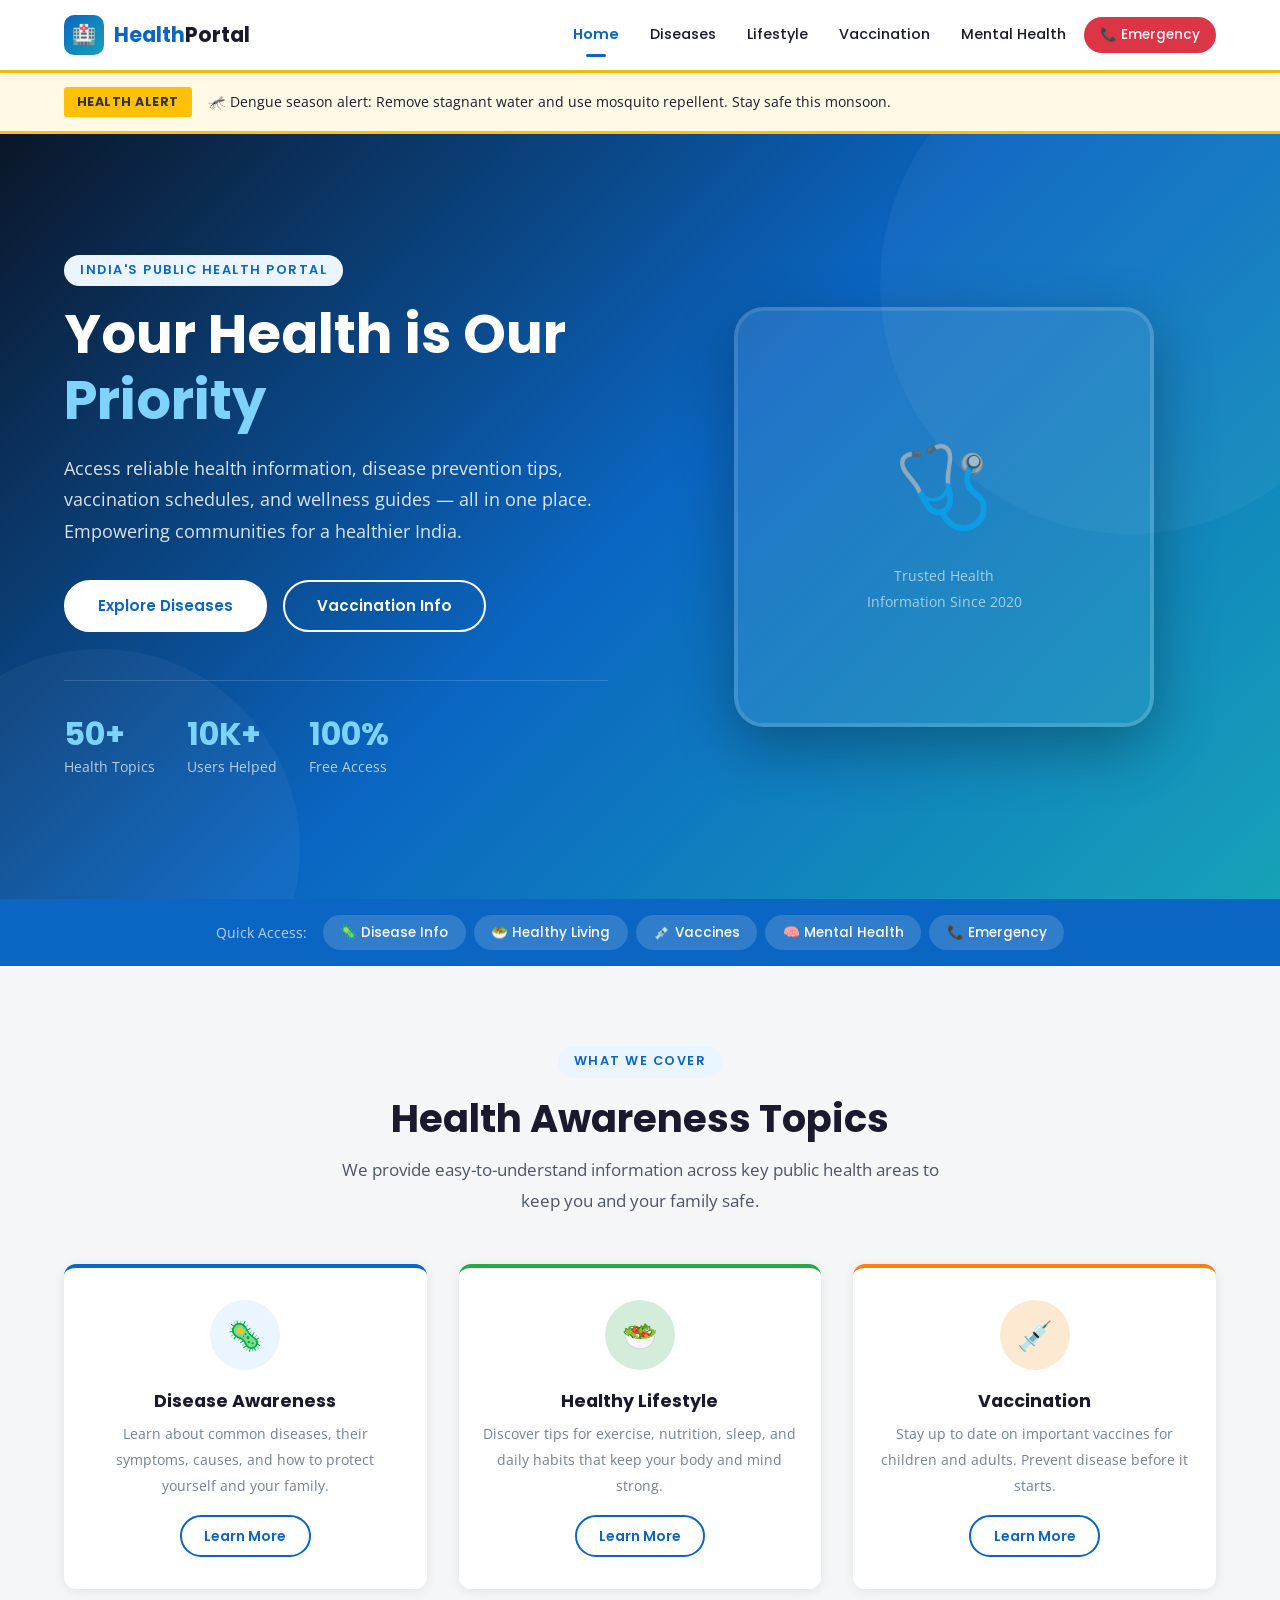
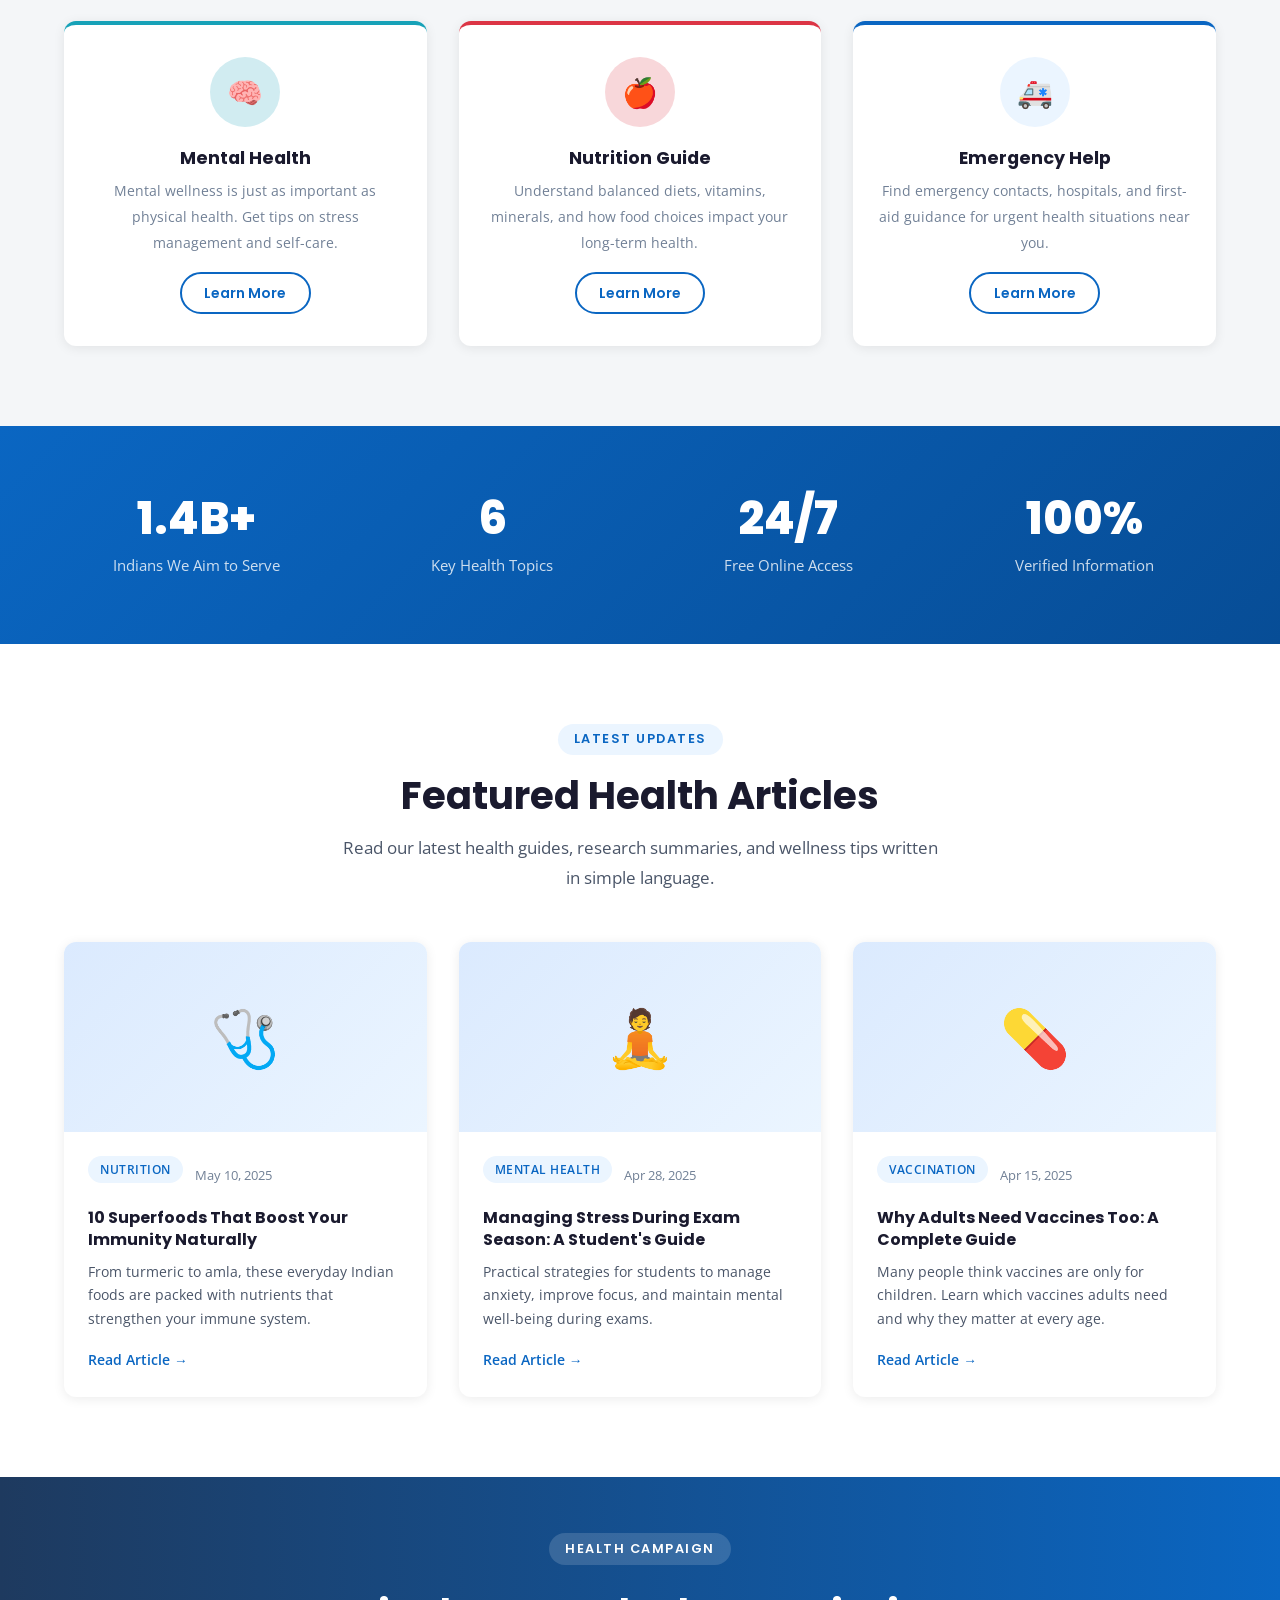
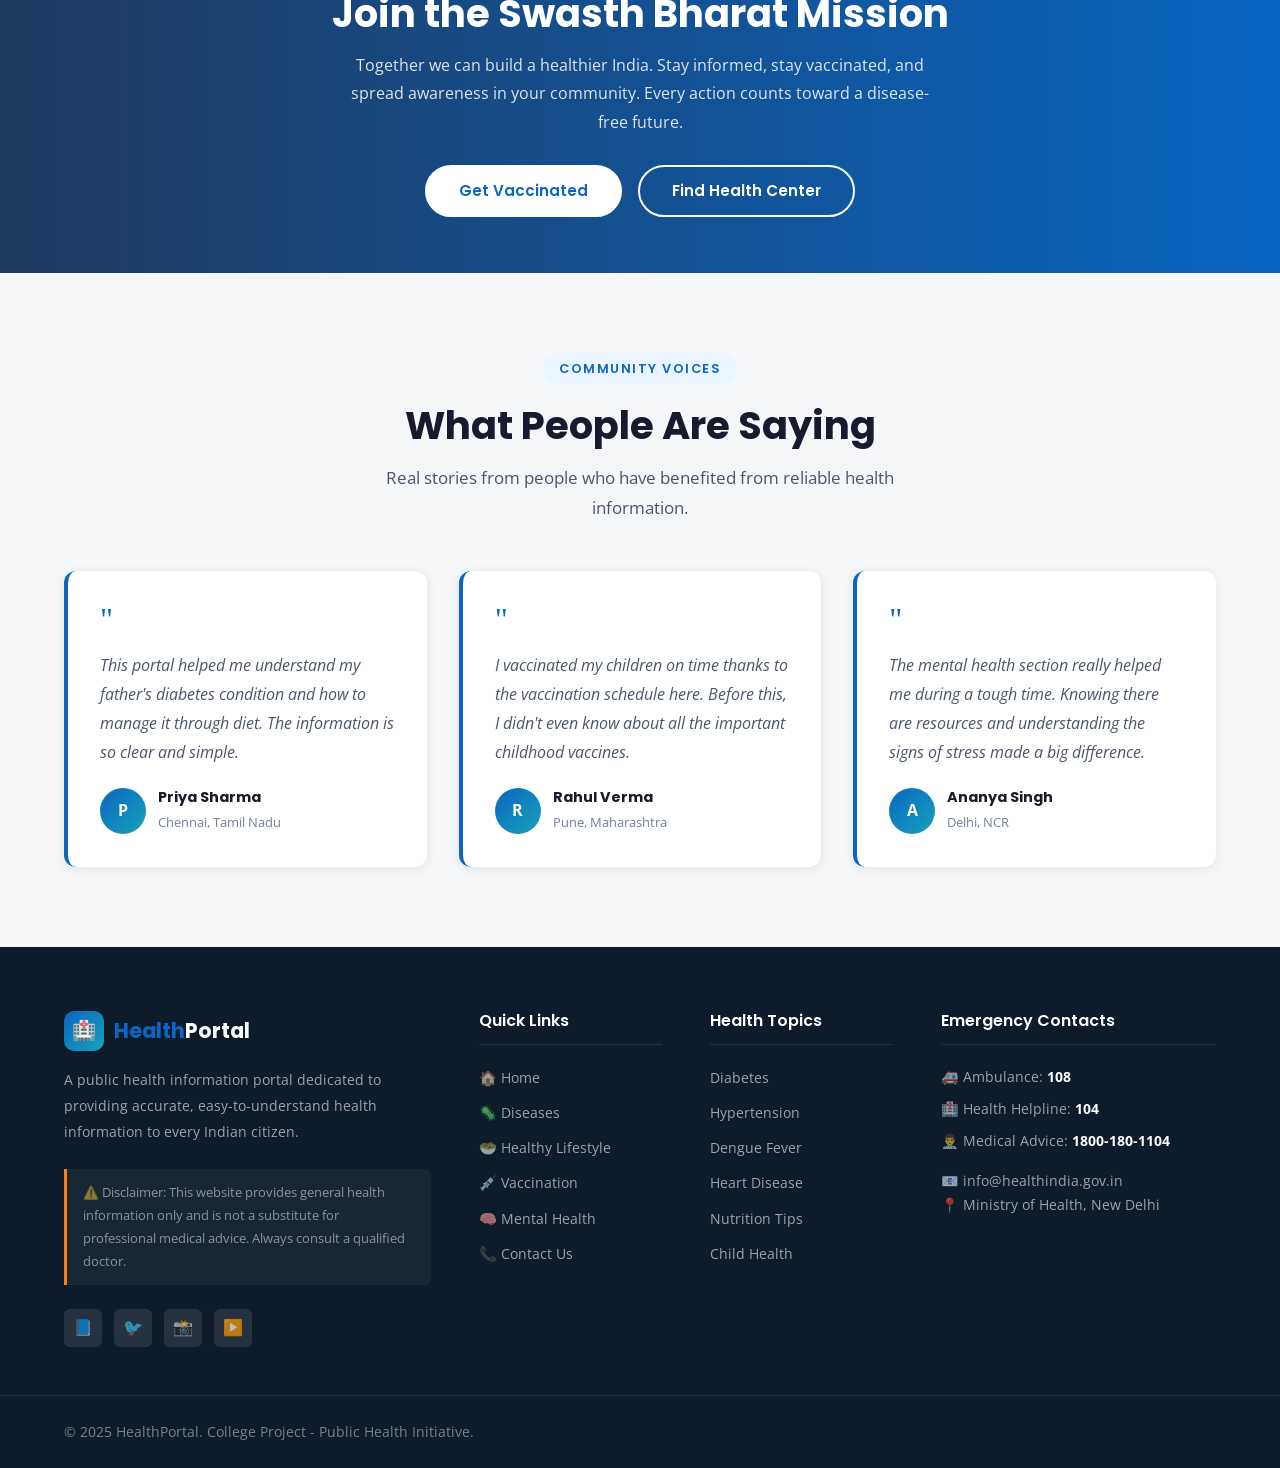
<file: index.html>
<!DOCTYPE html>
<html lang="en">
<head>
  <!-- Basic Meta Tags -->
  <meta charset="UTF-8" />
  <meta name="viewport" content="width=device-width, initial-scale=1.0" />
  <meta name="description" content="Public Health Portal - Your trusted source for health information, disease awareness, and wellness tips." />

  <title>Health Portal - Public Health Information</title>

  <!-- Google Fonts -->
  <link rel="preconnect" href="https://fonts.googleapis.com" />
  <link rel="preconnect" href="https://fonts.gstatic.com" crossorigin />
  <link href="https://fonts.googleapis.com/css2?family=Poppins:wght@300;400;500;600;700;800&family=Open+Sans:wght@300;400;600;700&display=swap" rel="stylesheet" />

  <!-- Stylesheet -->
  <link rel="stylesheet" href="style.css" />

  <style>
    /* ---- Page-specific styles for index.html ---- */

    /* Featured Articles */
    .article-card {
      background: var(--bg-white);
      border-radius: var(--radius-md);
      overflow: hidden;
      box-shadow: var(--shadow-card);
      transition: var(--transition);
    }
    .article-card:hover {
      transform: translateY(-5px);
      box-shadow: var(--shadow-lg);
    }
    .article-img {
      width: 100%;
      height: 190px;
      object-fit: cover;
    }
    .article-img-placeholder {
      width: 100%;
      height: 190px;
      display: flex;
      align-items: center;
      justify-content: center;
      font-size: 3.5rem;
      background: linear-gradient(135deg, #dbeafe, var(--bg-light-blue));
    }
    .article-body {
      padding: 1.5rem;
    }
    .article-meta {
      display: flex;
      align-items: center;
      gap: 0.75rem;
      margin-bottom: 0.75rem;
    }
    .article-date {
      font-size: 0.8rem;
      color: var(--text-light);
    }
    .article-body h3 {
      font-size: 1rem;
      margin-bottom: 0.5rem;
      line-height: 1.4;
    }
    .article-body p {
      font-size: 0.88rem;
      color: var(--text-medium);
      margin-bottom: 1rem;
      line-height: 1.7;
    }
    .read-more {
      font-size: 0.85rem;
      font-weight: 600;
      color: var(--primary-blue);
      display: inline-flex;
      align-items: center;
      gap: 0.35rem;
      transition: var(--transition);
    }
    .read-more:hover {
      color: var(--primary-dark);
      gap: 0.6rem;
    }

    /* Quick Links Bar */
    .quick-links-bar {
      background: var(--primary-blue);
      padding: 1rem 0;
    }
    .quick-links-inner {
      display: flex;
      align-items: center;
      justify-content: center;
      gap: 0.5rem;
      flex-wrap: wrap;
    }
    .quick-link-pill {
      background: rgba(255,255,255,0.15);
      color: white;
      padding: 0.4rem 1.1rem;
      border-radius: var(--radius-full);
      font-size: 0.85rem;
      font-weight: 500;
      transition: var(--transition);
      font-family: var(--font-primary);
    }
    .quick-link-pill:hover {
      background: rgba(255,255,255,0.3);
      color: white;
    }

    /* WHO-style info strip */
    .info-strip {
      background: #fff9e6;
      border-top: 3px solid #ffc107;
      border-bottom: 3px solid #ffc107;
      padding: 0.9rem 0;
    }
    .info-strip-inner {
      display: flex;
      align-items: center;
      gap: 1rem;
    }
    .info-strip-label {
      background: #ffc107;
      color: #333;
      font-family: var(--font-primary);
      font-size: 0.78rem;
      font-weight: 700;
      text-transform: uppercase;
      letter-spacing: 0.5px;
      padding: 0.3rem 0.8rem;
      border-radius: 3px;
      white-space: nowrap;
    }
    .info-strip p {
      font-size: 0.9rem;
      color: var(--text-dark);
      margin: 0;
    }
  </style>
</head>

<body>

  <!-- ===== NAVBAR ===== -->
  <nav class="navbar" role="navigation" aria-label="Main Navigation">
    <div class="container">
      <!-- Logo -->
      <a href="index.html" class="nav-logo" aria-label="HealthPortal Portal Home">
        <div class="logo-icon" aria-hidden="true">🏥</div>
        <span><strong>Health</strong>Portal</span>
      </a>

      <!-- Mobile toggle button (CSS-only toggle) -->
      <div class="nav-toggle" tabindex="0" aria-label="Toggle navigation" role="button">
        <span></span>
        <span></span>
        <span></span>
      </div>

      <!-- Navigation Links -->
      <div class="nav-links">
        <a href="index.html" class="active">Home</a>
        <a href="diseases.html">Diseases</a>
        <a href="lifestyle.html">Lifestyle</a>
        <a href="vaccination.html">Vaccination</a>
        <a href="mental-health.html">Mental Health</a>
        <a href="contact.html" class="nav-emergency">📞 Emergency</a>
      </div>
    </div>
  </nav>

  <!-- ===== HEALTH ALERT STRIP ===== -->
  <div class="info-strip" role="alert" aria-live="polite">
    <div class="container">
      <div class="info-strip-inner">
        <span class="info-strip-label">Health Alert</span>
        <p>🦟 Dengue season alert: Remove stagnant water and use mosquito repellent. Stay safe this monsoon.</p>
      </div>
    </div>
  </div>

  <!-- ===== HERO SECTION ===== -->
  <section class="hero" aria-labelledby="hero-heading">
    <div class="container">
      <!-- Hero text content -->
      <div class="hero-content">
        <span class="section-label">India's Public Health Portal</span>
        <h1 id="hero-heading">
          Your Health is Our <span>Priority</span>
        </h1>
        <p>
          Access reliable health information, disease prevention tips, vaccination schedules, and wellness guides — all in one place. Empowering communities for a healthier India.
        </p>
        <!-- CTA Buttons -->
        <div class="hero-buttons">
          <a href="diseases.html" class="btn btn-white">Explore Diseases</a>
          <a href="vaccination.html" class="btn btn-white-outline">Vaccination Info</a>
        </div>

        <!-- Stats in hero -->
        <div class="hero-stats">
          <div class="hero-stat">
            <h3>50+</h3>
            <p>Health Topics</p>
          </div>
          <div class="hero-stat">
            <h3>10K+</h3>
            <p>Users Helped</p>
          </div>
          <div class="hero-stat">
            <h3>100%</h3>
            <p>Free Access</p>
          </div>
        </div>
      </div>

      <!-- Hero visual element -->
      <div class="hero-image" aria-hidden="true">
        <div class="hero-img-box">
          <div class="hero-placeholder">
            <span class="icon">🩺</span>
            <p>Trusted Health<br>Information Since 2020</p>
          </div>
        </div>
      </div>
    </div>
  </section>

  <!-- ===== QUICK LINKS BAR ===== -->
  <div class="quick-links-bar">
    <div class="container">
      <div class="quick-links-inner">
        <span style="color:rgba(255,255,255,0.7); font-size:0.85rem; margin-right:0.5rem;">Quick Access:</span>
        <a href="diseases.html" class="quick-link-pill">🦠 Disease Info</a>
        <a href="lifestyle.html" class="quick-link-pill">🥗 Healthy Living</a>
        <a href="vaccination.html" class="quick-link-pill">💉 Vaccines</a>
        <a href="mental-health.html" class="quick-link-pill">🧠 Mental Health</a>
        <a href="contact.html" class="quick-link-pill">📞 Emergency</a>
      </div>
    </div>
  </div>

  <!-- ===== HEALTH AWARENESS CARDS ===== -->
  <section class="section bg-gray" aria-labelledby="awareness-heading">
    <div class="container">
      <div class="text-center mb-3">
        <span class="section-label">What We Cover</span>
        <h2 class="section-title" id="awareness-heading">Health Awareness Topics</h2>
        <p class="section-subtitle">
          We provide easy-to-understand information across key public health areas to keep you and your family safe.
        </p>
      </div>

      <!-- Grid of 6 awareness cards -->
      <div class="grid grid-3">

        <!-- Card 1: Diseases -->
        <div class="awareness-card">
          <div class="icon-circle" aria-hidden="true">🦠</div>
          <h3>Disease Awareness</h3>
          <p>Learn about common diseases, their symptoms, causes, and how to protect yourself and your family.</p>
          <a href="diseases.html" class="btn btn-outline btn-sm mt-1">Learn More</a>
        </div>

        <!-- Card 2: Lifestyle -->
        <div class="awareness-card green">
          <div class="icon-circle" aria-hidden="true">🥗</div>
          <h3>Healthy Lifestyle</h3>
          <p>Discover tips for exercise, nutrition, sleep, and daily habits that keep your body and mind strong.</p>
          <a href="lifestyle.html" class="btn btn-outline btn-sm mt-1">Learn More</a>
        </div>

        <!-- Card 3: Vaccination -->
        <div class="awareness-card orange">
          <div class="icon-circle" aria-hidden="true">💉</div>
          <h3>Vaccination</h3>
          <p>Stay up to date on important vaccines for children and adults. Prevent disease before it starts.</p>
          <a href="vaccination.html" class="btn btn-outline btn-sm mt-1">Learn More</a>
        </div>

        <!-- Card 4: Mental Health -->
        <div class="awareness-card teal">
          <div class="icon-circle" aria-hidden="true">🧠</div>
          <h3>Mental Health</h3>
          <p>Mental wellness is just as important as physical health. Get tips on stress management and self-care.</p>
          <a href="mental-health.html" class="btn btn-outline btn-sm mt-1">Learn More</a>
        </div>

        <!-- Card 5: Nutrition -->
        <div class="awareness-card red">
          <div class="icon-circle" aria-hidden="true">🍎</div>
          <h3>Nutrition Guide</h3>
          <p>Understand balanced diets, vitamins, minerals, and how food choices impact your long-term health.</p>
          <a href="lifestyle.html" class="btn btn-outline btn-sm mt-1">Learn More</a>
        </div>

        <!-- Card 6: Emergency -->
        <div class="awareness-card">
          <div class="icon-circle" aria-hidden="true">🚑</div>
          <h3>Emergency Help</h3>
          <p>Find emergency contacts, hospitals, and first-aid guidance for urgent health situations near you.</p>
          <a href="contact.html" class="btn btn-outline btn-sm mt-1">Learn More</a>
        </div>

      </div>
    </div>
  </section>

  <!-- ===== STATISTICS SECTION ===== -->
  <section class="stats-section" aria-label="Health Statistics">
    <div class="container">
      <div class="stats-grid">
        <div class="stat-item">
          <h2>1.4B+</h2>
          <p>Indians We Aim to Serve</p>
        </div>
        <div class="stat-item">
          <h2>6</h2>
          <p>Key Health Topics</p>
        </div>
        <div class="stat-item">
          <h2>24/7</h2>
          <p>Free Online Access</p>
        </div>
        <div class="stat-item">
          <h2>100%</h2>
          <p>Verified Information</p>
        </div>
      </div>
    </div>
  </section>

  <!-- ===== FEATURED HEALTH ARTICLES ===== -->
  <section class="section bg-white" aria-labelledby="articles-heading">
    <div class="container">
      <div class="text-center mb-3">
        <span class="section-label">Latest Updates</span>
        <h2 class="section-title" id="articles-heading">Featured Health Articles</h2>
        <p class="section-subtitle">
          Read our latest health guides, research summaries, and wellness tips written in simple language.
        </p>
      </div>

      <!-- Article cards grid -->
      <div class="grid grid-3">

        <!-- Article 1 -->
        <article class="article-card">
          <div class="article-img-placeholder" aria-hidden="true">🩺</div>
          <div class="article-body">
            <div class="article-meta">
              <span class="card-tag">Nutrition</span>
              <span class="article-date">May 10, 2025</span>
            </div>
            <h3>10 Superfoods That Boost Your Immunity Naturally</h3>
            <p>From turmeric to amla, these everyday Indian foods are packed with nutrients that strengthen your immune system.</p>
            <a href="#" class="read-more">Read Article →</a>
          </div>
        </article>

        <!-- Article 2 -->
        <article class="article-card">
          <div class="article-img-placeholder" aria-hidden="true">🧘</div>
          <div class="article-body">
            <div class="article-meta">
              <span class="card-tag">Mental Health</span>
              <span class="article-date">Apr 28, 2025</span>
            </div>
            <h3>Managing Stress During Exam Season: A Student's Guide</h3>
            <p>Practical strategies for students to manage anxiety, improve focus, and maintain mental well-being during exams.</p>
            <a href="#" class="read-more">Read Article →</a>
          </div>
        </article>

        <!-- Article 3 -->
        <article class="article-card">
          <div class="article-img-placeholder" aria-hidden="true">💊</div>
          <div class="article-body">
            <div class="article-meta">
              <span class="card-tag">Vaccination</span>
              <span class="article-date">Apr 15, 2025</span>
            </div>
            <h3>Why Adults Need Vaccines Too: A Complete Guide</h3>
            <p>Many people think vaccines are only for children. Learn which vaccines adults need and why they matter at every age.</p>
            <a href="#" class="read-more">Read Article →</a>
          </div>
        </article>

      </div>
    </div>
  </section>

  <!-- ===== PUBLIC HEALTH BANNER ===== -->
  <section class="alert-banner" aria-labelledby="banner-heading">
    <div class="container">
      <span class="section-label" style="background:rgba(255,255,255,0.15); color:white;">Health Campaign</span>
      <h2 id="banner-heading" style="margin-top:0.5rem;">Join the Swasth Bharat Mission</h2>
      <p>
        Together we can build a healthier India. Stay informed, stay vaccinated, and spread awareness in your community. Every action counts toward a disease-free future.
      </p>
      <div style="display:flex; gap:1rem; justify-content:center; flex-wrap:wrap;">
        <a href="vaccination.html" class="btn btn-white">Get Vaccinated</a>
        <a href="contact.html" class="btn btn-white-outline">Find Health Center</a>
      </div>
    </div>
  </section>

  <!-- ===== TESTIMONIALS SECTION ===== -->
  <section class="section bg-gray" aria-labelledby="testimonials-heading">
    <div class="container">
      <div class="text-center mb-3">
        <span class="section-label">Community Voices</span>
        <h2 class="section-title" id="testimonials-heading">What People Are Saying</h2>
        <p class="section-subtitle">
          Real stories from people who have benefited from reliable health information.
        </p>
      </div>

      <!-- Testimonial cards -->
      <div class="grid grid-3">

        <!-- Testimonial 1 -->
        <div class="testimonial-card">
          <div class="testimonial-quote" aria-hidden="true">"</div>
          <p>This portal helped me understand my father's diabetes condition and how to manage it through diet. The information is so clear and simple.</p>
          <div class="testimonial-author">
            <div class="author-avatar" aria-hidden="true">P</div>
            <div class="author-info">
              <strong>Priya Sharma</strong>
              <span>Chennai, Tamil Nadu</span>
            </div>
          </div>
        </div>

        <!-- Testimonial 2 -->
        <div class="testimonial-card">
          <div class="testimonial-quote" aria-hidden="true">"</div>
          <p>I vaccinated my children on time thanks to the vaccination schedule here. Before this, I didn't even know about all the important childhood vaccines.</p>
          <div class="testimonial-author">
            <div class="author-avatar" aria-hidden="true">R</div>
            <div class="author-info">
              <strong>Rahul Verma</strong>
              <span>Pune, Maharashtra</span>
            </div>
          </div>
        </div>

        <!-- Testimonial 3 -->
        <div class="testimonial-card">
          <div class="testimonial-quote" aria-hidden="true">"</div>
          <p>The mental health section really helped me during a tough time. Knowing there are resources and understanding the signs of stress made a big difference.</p>
          <div class="testimonial-author">
            <div class="author-avatar" aria-hidden="true">A</div>
            <div class="author-info">
              <strong>Ananya Singh</strong>
              <span>Delhi, NCR</span>
            </div>
          </div>
        </div>

      </div>
    </div>
  </section>

  <!-- ===== FOOTER ===== -->
  <footer class="footer" role="contentinfo">
    <div class="container">
      <div class="footer-grid">

        <!-- Brand column -->
        <div class="footer-brand">
          <a href="index.html" class="nav-logo" style="margin-bottom:1rem; display:inline-flex;">
            <div class="logo-icon" aria-hidden="true">🏥</div>
            <span style="color:white;"><strong>Health</strong>Portal</span>
          </a>
          <p>
            A public health information portal dedicated to providing accurate, easy-to-understand health information to every Indian citizen.
          </p>

          <!-- Disclaimer box -->
          <div class="disclaimer">
            <p>⚠️ Disclaimer: This website provides general health information only and is not a substitute for professional medical advice. Always consult a qualified doctor.</p>
          </div>

          <!-- Social icons -->
          <div class="social-icons" style="margin-top:1.5rem;">
            <a href="#" class="social-icon" aria-label="Facebook">📘</a>
            <a href="#" class="social-icon" aria-label="Twitter">🐦</a>
            <a href="#" class="social-icon" aria-label="Instagram">📸</a>
            <a href="#" class="social-icon" aria-label="YouTube">▶️</a>
          </div>
        </div>

        <!-- Quick links -->
        <div class="footer-col">
          <h4>Quick Links</h4>
          <ul>
            <li><a href="index.html">🏠 Home</a></li>
            <li><a href="diseases.html">🦠 Diseases</a></li>
            <li><a href="lifestyle.html">🥗 Healthy Lifestyle</a></li>
            <li><a href="vaccination.html">💉 Vaccination</a></li>
            <li><a href="mental-health.html">🧠 Mental Health</a></li>
            <li><a href="contact.html">📞 Contact Us</a></li>
          </ul>
        </div>

        <!-- Health topics -->
        <div class="footer-col">
          <h4>Health Topics</h4>
          <ul>
            <li><a href="">Diabetes</a></li>
            <li><a href="">Hypertension</a></li>
            <li><a href="">Dengue Fever</a></li>
            <li><a href="">Heart Disease</a></li>
            <li><a href="">Nutrition Tips</a></li>
            <li><a href="">Child Health</a></li>
          </ul>
        </div>

        <!-- Contact info -->
        <div class="footer-col">
          <h4>Emergency Contacts</h4>
          <p>🚑 Ambulance: <strong style="color:white;">108</strong></p>
          <p style="margin-top:0.5rem;">🏥 Health Helpline: <strong style="color:white;">104</strong></p>
          <p style="margin-top:0.5rem;">👨‍⚕️ Medical Advice: <strong style="color:white;">1800-180-1104</strong></p>
          <p style="margin-top:1rem;">📧 info@healthindia.gov.in</p>
          <p>📍 Ministry of Health, New Delhi</p>
        </div>

      </div>
    </div>

    <!-- Footer bottom -->
    <div class="footer-bottom">
      <div class="container">
        <p>© 2025 HealthPortal. College Project - Public Health Initiative.</p>
      </div>
    </div>
  </footer>

</body>
</html>
</file>
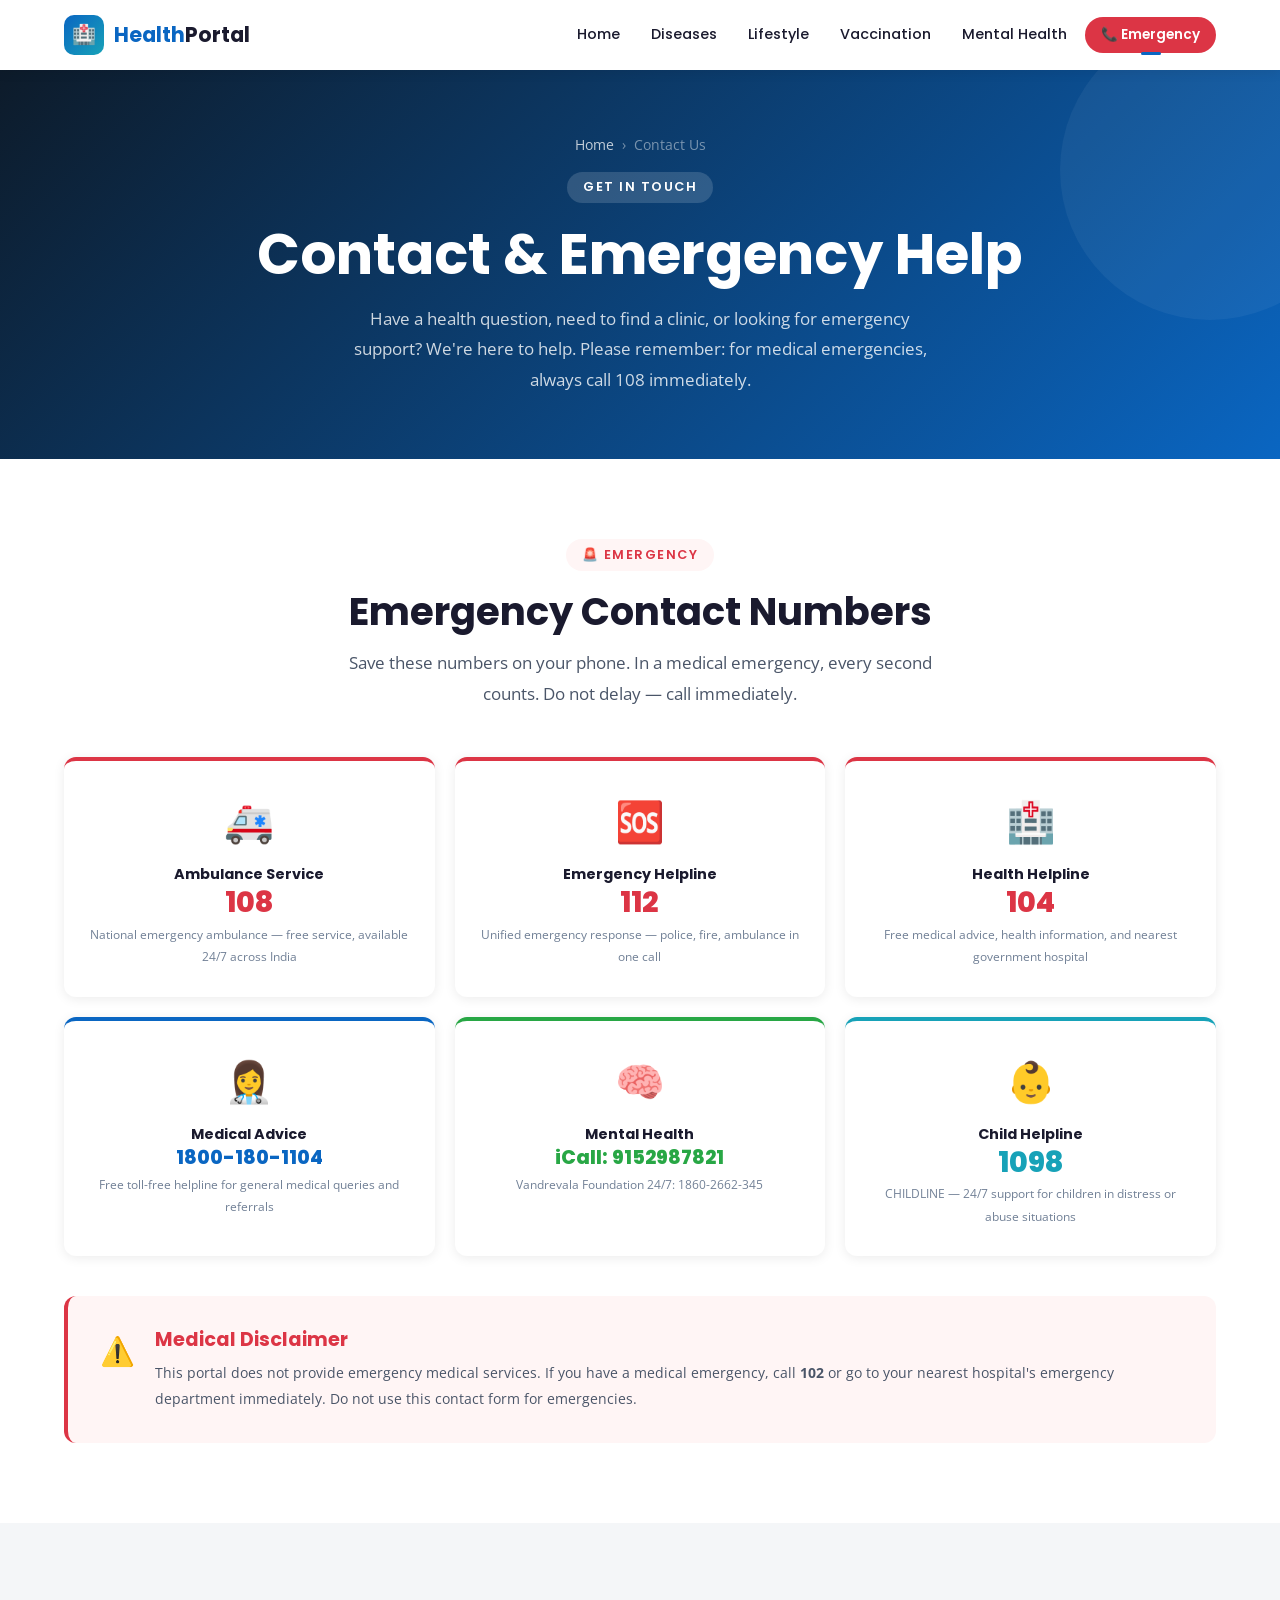
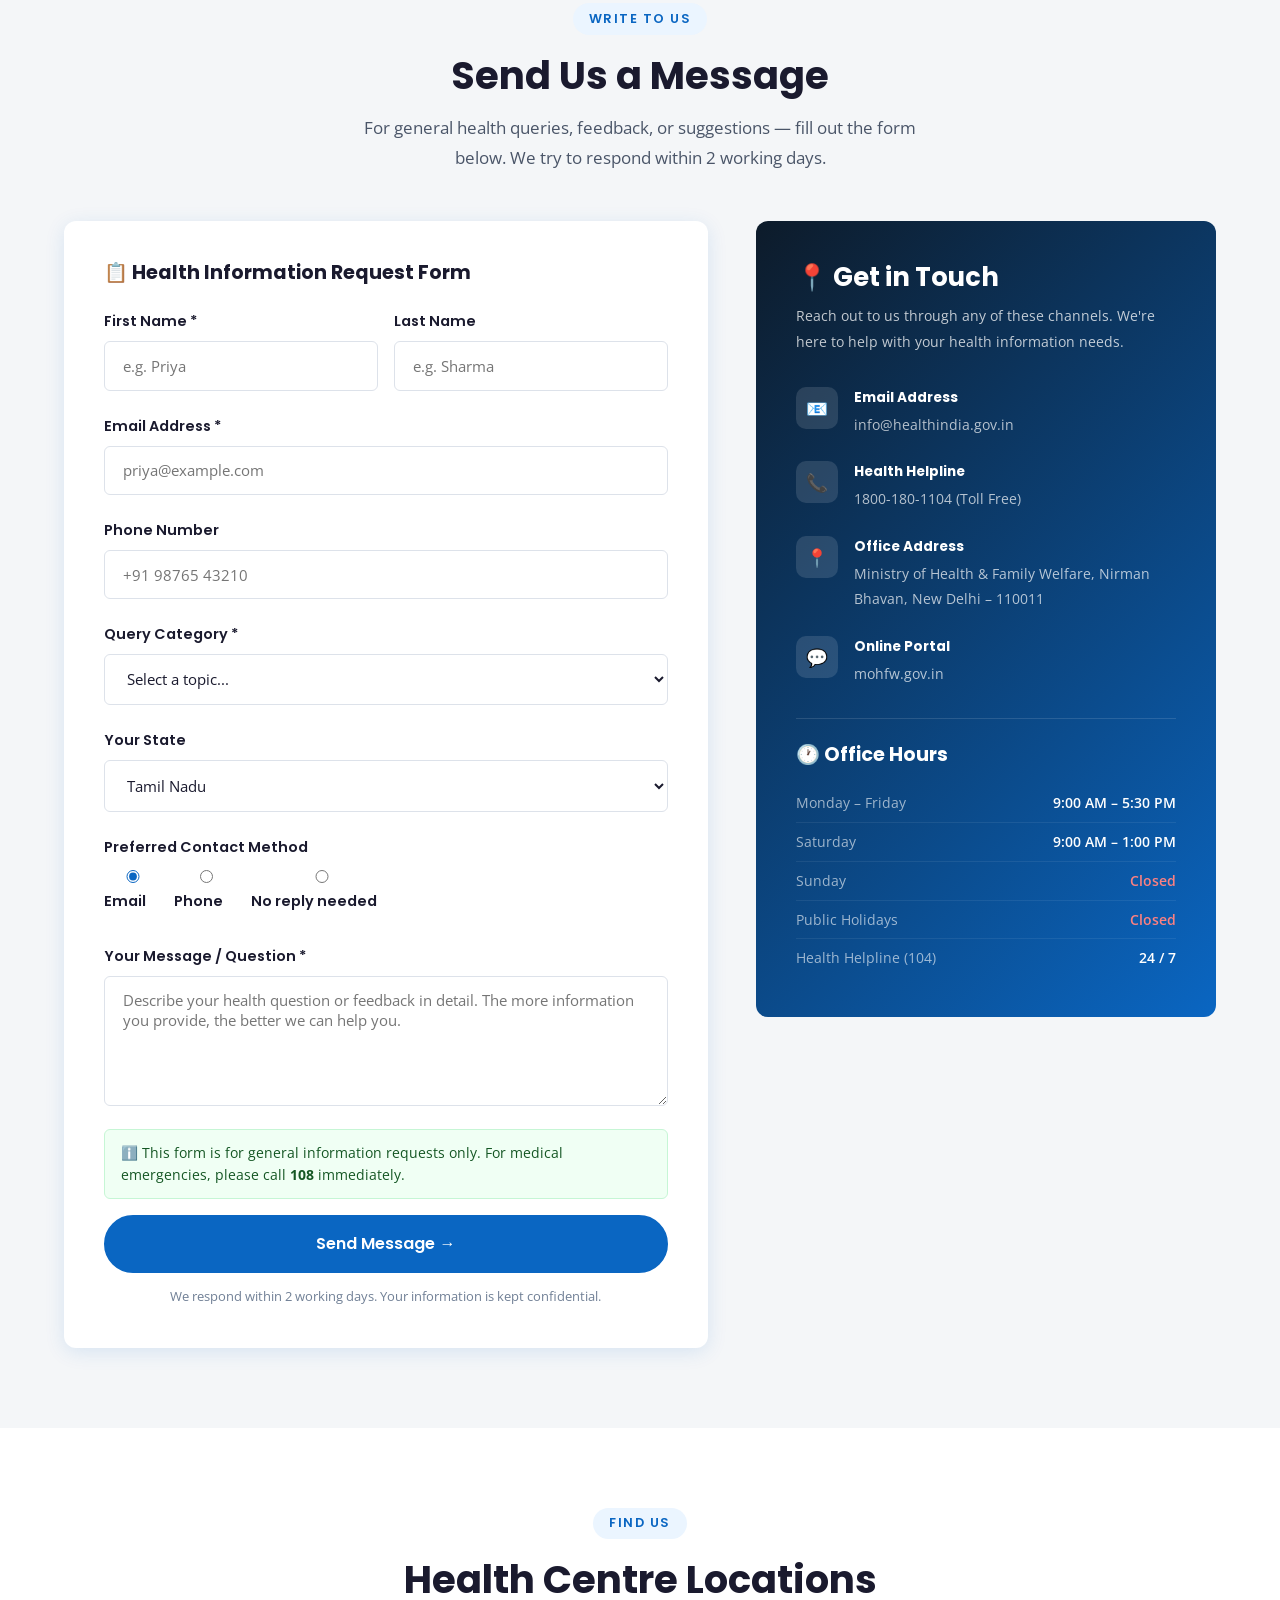
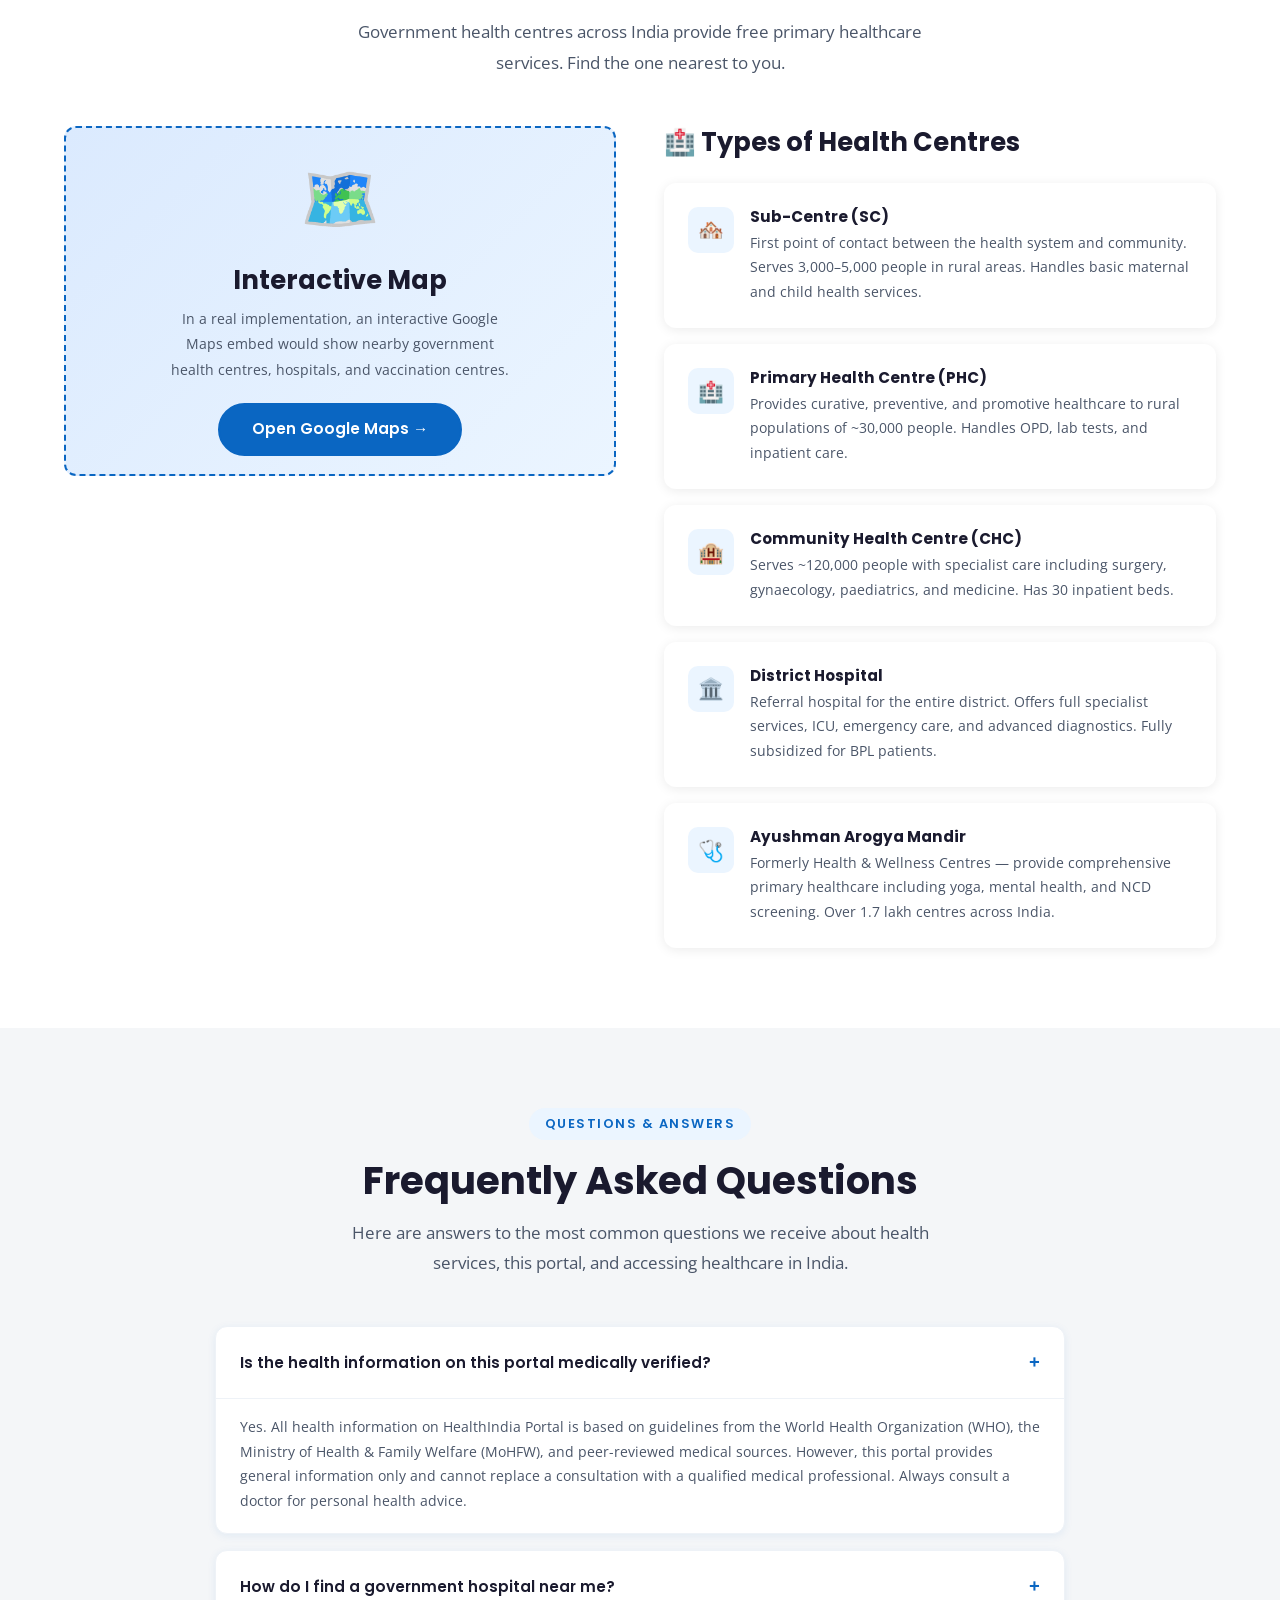
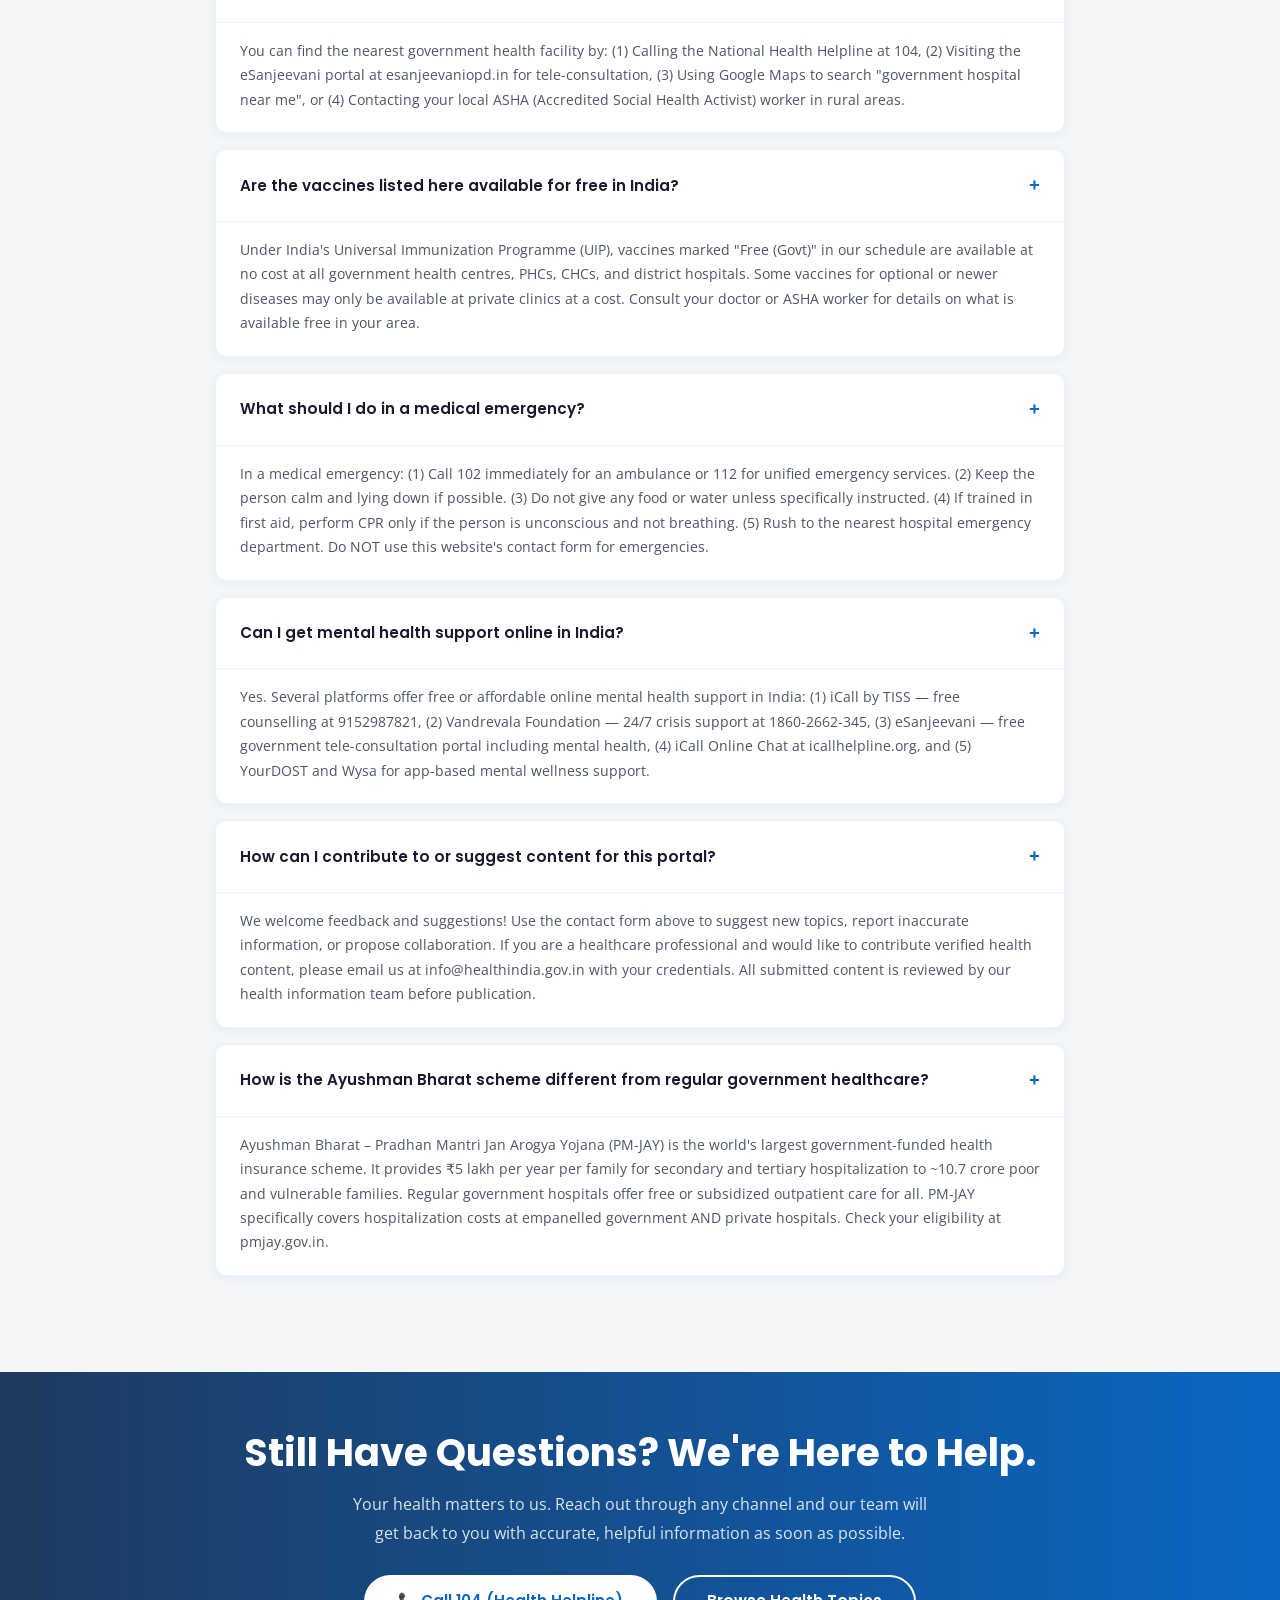
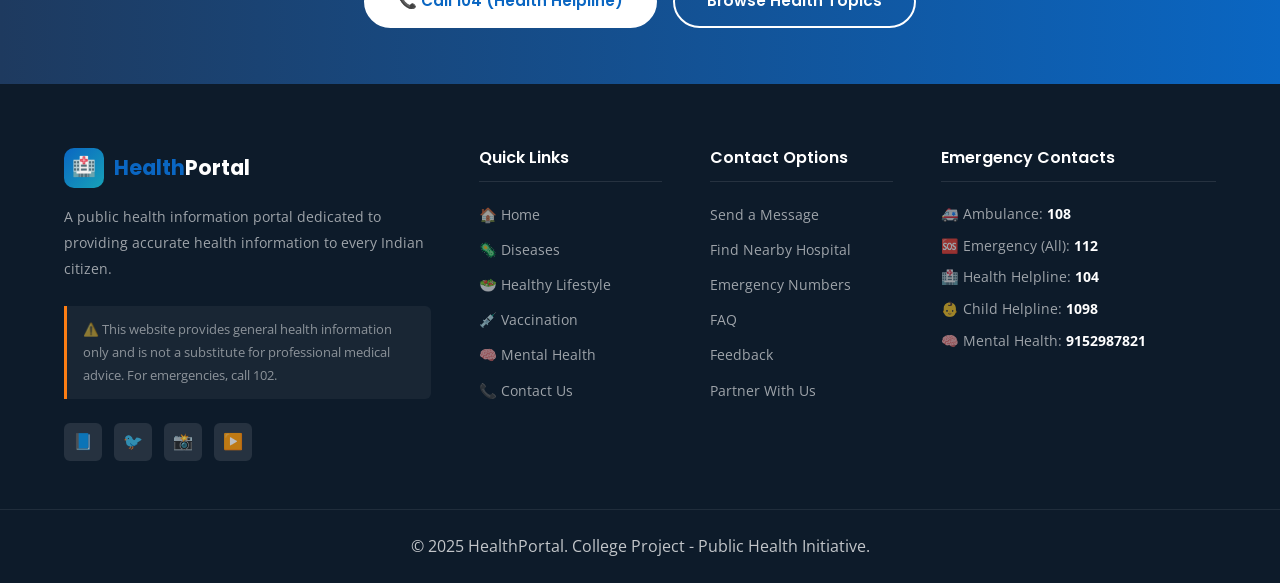
<file: contact.html>
<!DOCTYPE html>
<html lang="en">
<head>
  <meta charset="UTF-8" />
  <meta name="viewport" content="width=device-width, initial-scale=1.0" />
  <meta name="description" content="Contact Us - Emergency numbers, contact form, location, and FAQ for the HealthIndia Portal." />
  <title>Contact Us - HealthIndia Portal</title>
  <link rel="preconnect" href="https://fonts.googleapis.com" />
  <link rel="preconnect" href="https://fonts.gstatic.com" crossorigin />
  <link href="https://fonts.googleapis.com/css2?family=Poppins:wght@300;400;500;600;700;800&family=Open+Sans:wght@300;400;600;700&display=swap" rel="stylesheet" />
  <link rel="stylesheet" href="style.css" />
  <style>
    /* Two-column contact layout */
    .contact-layout {
      display: grid;
      grid-template-columns: 1.4fr 1fr;
      gap: 3rem;
      align-items: start;
    }
    @media (max-width: 900px) { .contact-layout { grid-template-columns: 1fr; } }

    /* Contact info sidebar */
    .contact-info-card {
      background: linear-gradient(135deg, #0d1b2a, var(--primary-blue));
      border-radius: var(--radius-md);
      padding: 2.5rem;
      color: white;
    }
    .contact-info-card h3 { color: white; margin-bottom: 0.5rem; }
    .contact-info-card > p { color: rgba(255,255,255,0.75); margin-bottom: 2rem; font-size:0.9rem; }

    .contact-detail-item {
      display: flex;
      align-items: flex-start;
      gap: 1rem;
      margin-bottom: 1.5rem;
    }
    .contact-detail-icon {
      width: 42px; height: 42px;
      background: rgba(255,255,255,0.12);
      border-radius: 10px;
      display: flex; align-items: center; justify-content: center;
      font-size: 1.1rem;
      flex-shrink: 0;
    }
    .contact-detail-text strong {
      display: block;
      color: white;
      font-family: var(--font-primary);
      font-size: 0.85rem;
      margin-bottom: 0.2rem;
    }
    .contact-detail-text span {
      color: rgba(255,255,255,0.7);
      font-size: 0.88rem;
    }

    /* Hours table */
    .hours-table {
      margin-top: 2rem;
      padding-top: 1.5rem;
      border-top: 1px solid rgba(255,255,255,0.12);
    }
    .hours-table h4 { color: white; margin-bottom: 1rem; }
    .hours-row {
      display: flex;
      justify-content: space-between;
      padding: 0.5rem 0;
      border-bottom: 1px solid rgba(255,255,255,0.07);
      font-size: 0.85rem;
    }
    .hours-row:last-child { border-bottom: none; }
    .hours-row .day { color: rgba(255,255,255,0.6); }
    .hours-row .time { color: white; font-weight: 600; }
    .hours-row .time.closed { color: #fc8181; }

    /* Emergency section */
    .emergency-grid {
      display: grid;
      grid-template-columns: repeat(3, 1fr);
      gap: 1.25rem;
    }
    @media (max-width: 768px) { .emergency-grid { grid-template-columns: repeat(2, 1fr); } }
    @media (max-width: 480px) { .emergency-grid { grid-template-columns: 1fr; } }

    .emergency-number-card {
      background: var(--bg-white);
      border-radius: var(--radius-md);
      padding: 1.75rem 1.5rem;
      text-align: center;
      box-shadow: var(--shadow-card);
      transition: var(--transition);
      border-top: 4px solid var(--accent-red);
    }
    .emergency-number-card:hover { transform: translateY(-5px); box-shadow: var(--shadow-lg); }
    .emergency-number-card .icon { font-size: 2.5rem; margin-bottom: 0.75rem; }
    .emergency-number-card h4 { font-size: 0.9rem; color: var(--text-dark); margin-bottom: 0.3rem; }
    .emergency-number-card .number {
      font-family: var(--font-primary);
      font-size: 1.8rem;
      font-weight: 800;
      color: var(--accent-red);
      line-height: 1;
      margin-bottom: 0.4rem;
    }
    .emergency-number-card p { font-size: 0.78rem; color: var(--text-light); margin: 0; }

    /* Non-emergency blue color */
    .emergency-number-card.blue { border-top-color: var(--primary-blue); }
    .emergency-number-card.blue .number { color: var(--primary-blue); }
    .emergency-number-card.green { border-top-color: var(--accent-green); }
    .emergency-number-card.green .number { color: var(--accent-green); }
    .emergency-number-card.teal { border-top-color: var(--accent-teal); }
    .emergency-number-card.teal .number { color: var(--accent-teal); }

    /* Map placeholder */
    .map-placeholder {
      background: linear-gradient(135deg, #dbeafe, var(--bg-light-blue));
      border-radius: var(--radius-md);
      height: 350px;
      display: flex;
      flex-direction: column;
      align-items: center;
      justify-content: center;
      border: 2px dashed var(--primary-blue);
      text-align: center;
      padding: 2rem;
    }
    .map-placeholder .map-icon { font-size: 4rem; margin-bottom: 1rem; }
    .map-placeholder h3 { margin-bottom: 0.5rem; }
    .map-placeholder p { font-size: 0.9rem; color: var(--text-medium); max-width: 350px; }

    /* Location cards */
    .location-card {
      background: var(--bg-white);
      border-radius: var(--radius-md);
      padding: 1.5rem;
      box-shadow: var(--shadow-card);
      display: flex;
      gap: 1rem;
      align-items: flex-start;
      transition: var(--transition);
    }
    .location-card:hover { transform: translateY(-3px); box-shadow: var(--shadow-md); }
    .location-card .loc-icon {
      width: 46px; height: 46px;
      background: var(--bg-light-blue);
      border-radius: 10px;
      display: flex; align-items: center; justify-content: center;
      font-size: 1.3rem;
      flex-shrink: 0;
    }
    .location-card h4 { font-size: 0.95rem; margin-bottom: 0.25rem; }
    .location-card p { font-size: 0.85rem; color: var(--text-medium); margin: 0; }

    /* FAQ accordion-style (CSS only) */
    .faq-container { max-width: 850px; margin: 0 auto; }
    .faq-item { background: var(--bg-white); border-radius: var(--radius-md); margin-bottom: 1rem; box-shadow: var(--shadow-sm); overflow: hidden; border: 1px solid #eef2f7; }
    .faq-q {
      padding: 1.25rem 1.5rem;
      display: flex;
      align-items: center;
      justify-content: space-between;
      cursor: pointer;
    }
    .faq-q h4 { font-size: 0.95rem; color: var(--text-dark); font-weight: 600; }
    .faq-q .faq-arrow { color: var(--primary-blue); font-size: 1.2rem; font-weight: 700; flex-shrink: 0; }
    .faq-a {
      padding: 0 1.5rem 1.25rem;
      border-top: 1px solid #eef2f7;
    }
    .faq-a p { font-size: 0.9rem; color: var(--text-medium); margin: 0; padding-top: 1rem; line-height: 1.7; }

    /* Form success style */
    .form-note {
      background: #f0fff4;
      border: 1px solid #c6f6d5;
      border-radius: var(--radius-sm);
      padding: 0.75rem 1rem;
      font-size: 0.85rem;
      color: #155724;
      margin-top: -0.5rem;
      margin-bottom: 1rem;
    }

    /* Radio buttons for category */
    .radio-group {
      display: flex;
      flex-wrap: wrap;
      gap: 0.75rem;
    }
    .radio-item {
      display: flex;
      align-items: center;
      gap: 0.4rem;
      font-size: 0.9rem;
      color: var(--text-medium);
      cursor: pointer;
    }
    .radio-item input[type="radio"] { accent-color: var(--primary-blue); }
  </style>
</head>
<body>

  <!-- ===== NAVBAR ===== -->
  <nav class="navbar" role="navigation" aria-label="Main Navigation">
    <div class="container">
      <a href="index.html" class="nav-logo">
        <div class="logo-icon">🏥</div>
        <span><strong>Health</strong>Portal</span>
      </a>
      <div class="nav-toggle" tabindex="0" role="button" aria-label="Toggle navigation">
        <span></span><span></span><span></span>
      </div>
      <div class="nav-links">
        <a href="index.html">Home</a>
        <a href="diseases.html">Diseases</a>
        <a href="lifestyle.html">Lifestyle</a>
        <a href="vaccination.html">Vaccination</a>
        <a href="mental-health.html">Mental Health</a>
        <a href="contact.html" class="active nav-emergency">📞 Emergency</a>
      </div>
    </div>
  </nav>

  <!-- ===== PAGE HEADER ===== -->
  <header class="page-header">
    <div class="container">
      <nav class="breadcrumb" aria-label="Breadcrumb">
        <a href="index.html">Home</a><span>›</span><span>Contact Us</span>
      </nav>
      <span class="section-label" style="background:rgba(255,255,255,0.15);color:white;">Get In Touch</span>
      <h1>Contact & Emergency Help</h1>
      <p>Have a health question, need to find a clinic, or looking for emergency support? We're here to help. Please remember: for medical emergencies, always call 108 immediately.</p>
    </div>
  </header>

  <main>

    <!-- ===== EMERGENCY NUMBERS SECTION ===== -->
    <section class="section bg-white" aria-labelledby="emergency-heading">
      <div class="container">
        <div class="text-center mb-3">
          <span class="section-label" style="background:#fff5f5;color:var(--accent-red);">🚨 Emergency</span>
          <h2 class="section-title" id="emergency-heading">Emergency Contact Numbers</h2>
          <p class="section-subtitle">Save these numbers on your phone. In a medical emergency, every second counts. Do not delay — call immediately.</p>
        </div>

        <div class="emergency-grid">

          <div class="emergency-number-card">
            <div class="icon">🚑</div>
            <h4>Ambulance Service</h4>
            <div class="number">108</div>
            <p>National emergency ambulance — free service, available 24/7 across India</p>
          </div>

          <div class="emergency-number-card">
            <div class="icon">🆘</div>
            <h4>Emergency Helpline</h4>
            <div class="number">112</div>
            <p>Unified emergency response — police, fire, ambulance in one call</p>
          </div>

          <div class="emergency-number-card">
            <div class="icon">🏥</div>
            <h4>Health Helpline</h4>
            <div class="number">104</div>
            <p>Free medical advice, health information, and nearest government hospital</p>
          </div>

          <div class="emergency-number-card blue">
            <div class="icon">👩‍⚕️</div>
            <h4>Medical Advice</h4>
            <div class="number" style="font-size:1.2rem;">1800-180-1104</div>
            <p>Free toll-free helpline for general medical queries and referrals</p>
          </div>

          <div class="emergency-number-card green">
            <div class="icon">🧠</div>
            <h4>Mental Health</h4>
            <div class="number" style="font-size:1.2rem;">iCall: 9152987821</div>
            <p>Vandrevala Foundation 24/7: 1860-2662-345</p>
          </div>

          <div class="emergency-number-card teal">
            <div class="icon">👶</div>
            <h4>Child Helpline</h4>
            <div class="number">1098</div>
            <p>CHILDLINE — 24/7 support for children in distress or abuse situations</p>
          </div>

        </div>

        <!-- Important note -->
        <div class="info-box" style="margin-top:2.5rem;background:#fff5f5;border-color:var(--accent-red);">
          <div class="icon">⚠️</div>
          <div>
            <h4 style="color:var(--accent-red);">Medical Disclaimer</h4>
            <p style="margin:0;font-size:0.9rem;">This portal does not provide emergency medical services. If you have a medical emergency, call <strong>102</strong> or go to your nearest hospital's emergency department immediately. Do not use this contact form for emergencies.</p>
          </div>
        </div>
      </div>
    </section>

    <!-- ===== CONTACT FORM & INFO ===== -->
    <section class="section bg-gray" aria-labelledby="contact-form-heading">
      <div class="container">
        <div class="text-center mb-3">
          <span class="section-label">Write to Us</span>
          <h2 class="section-title" id="contact-form-heading">Send Us a Message</h2>
          <p class="section-subtitle">For general health queries, feedback, or suggestions — fill out the form below. We try to respond within 2 working days.</p>
        </div>

        <div class="contact-layout">

          <!-- Contact Form -->
          <div class="contact-form" role="form" aria-label="Contact Form">
            <h3 style="margin-bottom:1.5rem;font-size:1.2rem;">📋 Health Information Request Form</h3>

            <!-- Name row -->
            <div style="display:grid;grid-template-columns:1fr 1fr;gap:1rem;">
              <div class="form-group">
                <label for="first-name">First Name *</label>
                <input type="text" id="first-name" name="first_name" placeholder="e.g. Priya" required />
              </div>
              <div class="form-group">
                <label for="last-name">Last Name</label>
                <input type="text" id="last-name" name="last_name" placeholder="e.g. Sharma" />
              </div>
            </div>

            <!-- Email -->
            <div class="form-group">
              <label for="email">Email Address *</label>
              <input type="email" id="email" name="email" placeholder="priya@example.com" required />
            </div>

            <!-- Phone -->
            <div class="form-group">
              <label for="phone">Phone Number</label>
              <input type="tel" id="phone" name="phone" placeholder="+91 98765 43210" />
            </div>

            <!-- Category -->
            <div class="form-group">
              <label for="category">Query Category *</label>
              <select id="category" name="category" required>
                <option value="" disabled selected>Select a topic...</option>
                <option value="disease">Disease Information</option>
                <option value="lifestyle">Healthy Lifestyle</option>
                <option value="vaccination">Vaccination</option>
                <option value="mental-health">Mental Health Support</option>
                <option value="hospital">Find Hospital / Clinic</option>
                <option value="feedback">Website Feedback</option>
                <option value="other">Other</option>
              </select>
            </div>

            <!-- State -->
            <div class="form-group">
              <label for="state">Your State</label>
              <select id="state" name="state">
                <option value="" disabled selected>Select your state...</option>
                <option>Andhra Pradesh</option>
                <option>Arunachal Pradesh</option>
                <option>Assam</option>
                <option>Bihar</option>
                <option>Chhattisgarh</option>
                <option>Goa</option>
                <option>Gujarat</option>
                <option>Haryana</option>
                <option>Himachal Pradesh</option>
                <option>Jharkhand</option>
                <option>Karnataka</option>
                <option>Kerala</option>
                <option>Madhya Pradesh</option>
                <option>Maharashtra</option>
                <option>Manipur</option>
                <option>Meghalaya</option>
                <option>Mizoram</option>
                <option>Nagaland</option>
                <option>Odisha</option>
                <option>Punjab</option>
                <option>Rajasthan</option>
                <option>Sikkim</option>
                <option selected>Tamil Nadu</option>
                <option>Telangana</option>
                <option>Tripura</option>
                <option>Uttar Pradesh</option>
                <option>Uttarakhand</option>
                <option>West Bengal</option>
                <option>Delhi</option>
              </select>
            </div>

            <!-- Contact preference -->
            <div class="form-group">
              <label>Preferred Contact Method</label>
              <div class="radio-group">
                <label class="radio-item"><input type="radio" name="contact_pref" value="email" checked /> Email</label>
                <label class="radio-item"><input type="radio" name="contact_pref" value="phone" /> Phone</label>
                <label class="radio-item"><input type="radio" name="contact_pref" value="none" /> No reply needed</label>
              </div>
            </div>

            <!-- Message -->
            <div class="form-group">
              <label for="message">Your Message / Question *</label>
              <textarea id="message" name="message" placeholder="Describe your health question or feedback in detail. The more information you provide, the better we can help you." required></textarea>
            </div>

            <!-- Note about non-emergency -->
            <div class="form-note">
              ℹ️ This form is for general information requests only. For medical emergencies, please call <strong>108</strong> immediately.
            </div>

            <!-- Submit button -->
            <button type="submit" class="btn btn-primary" style="width:100%;font-size:1rem;padding:0.9rem;">
              Send Message →
            </button>
            <p style="font-size:0.8rem;color:var(--text-light);margin-top:0.75rem;text-align:center;">
              We respond within 2 working days. Your information is kept confidential.
            </p>
          </div>

          <!-- Contact Info Sidebar -->
          <div>
            <div class="contact-info-card">
              <h3>📍 Get in Touch</h3>
              <p>Reach out to us through any of these channels. We're here to help with your health information needs.</p>

              <div class="contact-detail-item">
                <div class="contact-detail-icon">📧</div>
                <div class="contact-detail-text">
                  <strong>Email Address</strong>
                  <span>info@healthindia.gov.in</span>
                </div>
              </div>

              <div class="contact-detail-item">
                <div class="contact-detail-icon">📞</div>
                <div class="contact-detail-text">
                  <strong>Health Helpline</strong>
                  <span>1800-180-1104 (Toll Free)</span>
                </div>
              </div>

              <div class="contact-detail-item">
                <div class="contact-detail-icon">📍</div>
                <div class="contact-detail-text">
                  <strong>Office Address</strong>
                  <span>Ministry of Health & Family Welfare, Nirman Bhavan, New Delhi – 110011</span>
                </div>
              </div>

              <div class="contact-detail-item">
                <div class="contact-detail-icon">💬</div>
                <div class="contact-detail-text">
                  <strong>Online Portal</strong>
                  <span>mohfw.gov.in</span>
                </div>
              </div>

              <!-- Office hours -->
              <div class="hours-table">
                <h4>🕐 Office Hours</h4>
                <div class="hours-row">
                  <span class="day">Monday – Friday</span>
                  <span class="time">9:00 AM – 5:30 PM</span>
                </div>
                <div class="hours-row">
                  <span class="day">Saturday</span>
                  <span class="time">9:00 AM – 1:00 PM</span>
                </div>
                <div class="hours-row">
                  <span class="day">Sunday</span>
                  <span class="time closed">Closed</span>
                </div>
                <div class="hours-row">
                  <span class="day">Public Holidays</span>
                  <span class="time closed">Closed</span>
                </div>
                <div class="hours-row">
                  <span class="day">Health Helpline (104)</span>
                  <span class="time">24 / 7</span>
                </div>
              </div>
            </div>
          </div>

        </div>
      </div>
    </section>

    <!-- ===== LOCATION SECTION ===== -->
    <section class="section bg-white" aria-labelledby="location-heading">
      <div class="container">
        <div class="text-center mb-3">
          <span class="section-label">Find Us</span>
          <h2 class="section-title" id="location-heading">Health Centre Locations</h2>
          <p class="section-subtitle">Government health centres across India provide free primary healthcare services. Find the one nearest to you.</p>
        </div>

        <div class="grid grid-2" style="gap:3rem;align-items:start;">

          <!-- Map placeholder -->
          <div>
            <div class="map-placeholder" role="img" aria-label="Map placeholder showing health centre locations across India">
              <div class="map-icon">🗺️</div>
              <h3>Interactive Map</h3>
              <p>In a real implementation, an interactive Google Maps embed would show nearby government health centres, hospitals, and vaccination centres.</p>
              <a href="https://www.google.com/maps/search/government+hospital+near+me" target="_blank" rel="noopener" class="btn btn-primary" style="margin-top:1.25rem;">Open Google Maps →</a>
            </div>
          </div>

          <!-- Location cards -->
          <div>
            <h3 style="margin-bottom:1.5rem;">🏥 Types of Health Centres</h3>
            <div style="display:flex;flex-direction:column;gap:1rem;">

              <div class="location-card">
                <div class="loc-icon">🏘️</div>
                <div>
                  <h4>Sub-Centre (SC)</h4>
                  <p>First point of contact between the health system and community. Serves 3,000–5,000 people in rural areas. Handles basic maternal and child health services.</p>
                </div>
              </div>

              <div class="location-card">
                <div class="loc-icon">🏥</div>
                <div>
                  <h4>Primary Health Centre (PHC)</h4>
                  <p>Provides curative, preventive, and promotive healthcare to rural populations of ~30,000 people. Handles OPD, lab tests, and inpatient care.</p>
                </div>
              </div>

              <div class="location-card">
                <div class="loc-icon">🏨</div>
                <div>
                  <h4>Community Health Centre (CHC)</h4>
                  <p>Serves ~120,000 people with specialist care including surgery, gynaecology, paediatrics, and medicine. Has 30 inpatient beds.</p>
                </div>
              </div>

              <div class="location-card">
                <div class="loc-icon">🏛️</div>
                <div>
                  <h4>District Hospital</h4>
                  <p>Referral hospital for the entire district. Offers full specialist services, ICU, emergency care, and advanced diagnostics. Fully subsidized for BPL patients.</p>
                </div>
              </div>

              <div class="location-card">
                <div class="loc-icon">🩺</div>
                <div>
                  <h4>Ayushman Arogya Mandir</h4>
                  <p>Formerly Health &amp; Wellness Centres — provide comprehensive primary healthcare including yoga, mental health, and NCD screening. Over 1.7 lakh centres across India.</p>
                </div>
              </div>

            </div>
          </div>

        </div>
      </div>
    </section>

    <!-- ===== FAQ SECTION ===== -->
    <section class="section bg-gray" aria-labelledby="faq-heading">
      <div class="container">
        <div class="text-center mb-3">
          <span class="section-label">Questions & Answers</span>
          <h2 class="section-title" id="faq-heading">Frequently Asked Questions</h2>
          <p class="section-subtitle">Here are answers to the most common questions we receive about health services, this portal, and accessing healthcare in India.</p>
        </div>

        <div class="faq-container">

          <div class="faq-item">
            <div class="faq-q">
              <h4>Is the health information on this portal medically verified?</h4>
              <span class="faq-arrow">+</span>
            </div>
            <div class="faq-a">
              <p>Yes. All health information on HealthIndia Portal is based on guidelines from the World Health Organization (WHO), the Ministry of Health & Family Welfare (MoHFW), and peer-reviewed medical sources. However, this portal provides general information only and cannot replace a consultation with a qualified medical professional. Always consult a doctor for personal health advice.</p>
            </div>
          </div>

          <div class="faq-item">
            <div class="faq-q">
              <h4>How do I find a government hospital near me?</h4>
              <span class="faq-arrow">+</span>
            </div>
            <div class="faq-a">
              <p>You can find the nearest government health facility by: (1) Calling the National Health Helpline at 104, (2) Visiting the eSanjeevani portal at esanjeevaniopd.in for tele-consultation, (3) Using Google Maps to search "government hospital near me", or (4) Contacting your local ASHA (Accredited Social Health Activist) worker in rural areas.</p>
            </div>
          </div>

          <div class="faq-item">
            <div class="faq-q">
              <h4>Are the vaccines listed here available for free in India?</h4>
              <span class="faq-arrow">+</span>
            </div>
            <div class="faq-a">
              <p>Under India's Universal Immunization Programme (UIP), vaccines marked "Free (Govt)" in our schedule are available at no cost at all government health centres, PHCs, CHCs, and district hospitals. Some vaccines for optional or newer diseases may only be available at private clinics at a cost. Consult your doctor or ASHA worker for details on what is available free in your area.</p>
            </div>
          </div>

          <div class="faq-item">
            <div class="faq-q">
              <h4>What should I do in a medical emergency?</h4>
              <span class="faq-arrow">+</span>
            </div>
            <div class="faq-a">
              <p>In a medical emergency: (1) Call 102 immediately for an ambulance or 112 for unified emergency services. (2) Keep the person calm and lying down if possible. (3) Do not give any food or water unless specifically instructed. (4) If trained in first aid, perform CPR only if the person is unconscious and not breathing. (5) Rush to the nearest hospital emergency department. Do NOT use this website's contact form for emergencies.</p>
            </div>
          </div>

          <div class="faq-item">
            <div class="faq-q">
              <h4>Can I get mental health support online in India?</h4>
              <span class="faq-arrow">+</span>
            </div>
            <div class="faq-a">
              <p>Yes. Several platforms offer free or affordable online mental health support in India: (1) iCall by TISS — free counselling at 9152987821, (2) Vandrevala Foundation — 24/7 crisis support at 1860-2662-345, (3) eSanjeevani — free government tele-consultation portal including mental health, (4) iCall Online Chat at icallhelpline.org, and (5) YourDOST and Wysa for app-based mental wellness support.</p>
            </div>
          </div>

          <div class="faq-item">
            <div class="faq-q">
              <h4>How can I contribute to or suggest content for this portal?</h4>
              <span class="faq-arrow">+</span>
            </div>
            <div class="faq-a">
              <p>We welcome feedback and suggestions! Use the contact form above to suggest new topics, report inaccurate information, or propose collaboration. If you are a healthcare professional and would like to contribute verified health content, please email us at info@healthindia.gov.in with your credentials. All submitted content is reviewed by our health information team before publication.</p>
            </div>
          </div>

          <div class="faq-item">
            <div class="faq-q">
              <h4>How is the Ayushman Bharat scheme different from regular government healthcare?</h4>
              <span class="faq-arrow">+</span>
            </div>
            <div class="faq-a">
              <p>Ayushman Bharat – Pradhan Mantri Jan Arogya Yojana (PM-JAY) is the world's largest government-funded health insurance scheme. It provides ₹5 lakh per year per family for secondary and tertiary hospitalization to ~10.7 crore poor and vulnerable families. Regular government hospitals offer free or subsidized outpatient care for all. PM-JAY specifically covers hospitalization costs at empanelled government AND private hospitals. Check your eligibility at pmjay.gov.in.</p>
            </div>
          </div>

        </div>
      </div>
    </section>

    <!-- ===== BOTTOM CTA ===== -->
    <section class="alert-banner">
      <div class="container">
        <h2>Still Have Questions? We're Here to Help.</h2>
        <p>Your health matters to us. Reach out through any channel and our team will get back to you with accurate, helpful information as soon as possible.</p>
        <div style="display:flex;gap:1rem;justify-content:center;flex-wrap:wrap;">
          <a href="tel:104" class="btn btn-white">📞 Call 104 (Health Helpline)</a>
          <a href="diseases.html" class="btn btn-white-outline">Browse Health Topics</a>
        </div>
      </div>
    </section>

  </main>

  <!-- ===== FOOTER ===== -->
  <footer class="footer" role="contentinfo">
    <div class="container">
      <div class="footer-grid">
        <div class="footer-brand">
          <a href="index.html" class="nav-logo" style="margin-bottom:1rem;display:inline-flex;">
            <div class="logo-icon">🏥</div>
            <span style="color:white;"><strong>Health</strong>Portal</span>
          </a>
          <p>A public health information portal dedicated to providing accurate health information to every Indian citizen.</p>
          <div class="disclaimer"><p>⚠️ This website provides general health information only and is not a substitute for professional medical advice. For emergencies, call 102.</p></div>
          <div class="social-icons" style="margin-top:1.5rem;">
            <a href="#" class="social-icon" aria-label="Facebook">📘</a>
            <a href="#" class="social-icon" aria-label="Twitter">🐦</a>
            <a href="#" class="social-icon" aria-label="Instagram">📸</a>
            <a href="#" class="social-icon" aria-label="YouTube">▶️</a>
          </div>
        </div>
        <div class="footer-col">
          <h4>Quick Links</h4>
          <ul>
            <li><a href="index.html">🏠 Home</a></li>
            <li><a href="diseases.html">🦠 Diseases</a></li>
            <li><a href="lifestyle.html">🥗 Healthy Lifestyle</a></li>
            <li><a href="vaccination.html">💉 Vaccination</a></li>
            <li><a href="mental-health.html">🧠 Mental Health</a></li>
            <li><a href="contact.html">📞 Contact Us</a></li>
          </ul>
        </div>
        <div class="footer-col">
          <h4>Contact Options</h4>
          <ul>
            <li><a href="#">Send a Message</a></li>
            <li><a href="#">Find Nearby Hospital</a></li>
            <li><a href="#">Emergency Numbers</a></li>
            <li><a href="#">FAQ</a></li>
            <li><a href="#">Feedback</a></li>
            <li><a href="#">Partner With Us</a></li>
          </ul>
        </div>
        <div class="footer-col">
          <h4>Emergency Contacts</h4>
          <p>🚑 Ambulance: <strong style="color:white;">108</strong></p>
          <p style="margin-top:0.5rem;">🆘 Emergency (All): <strong style="color:white;">112</strong></p>
          <p style="margin-top:0.5rem;">🏥 Health Helpline: <strong style="color:white;">104</strong></p>
          <p style="margin-top:0.5rem;">👶 Child Helpline: <strong style="color:white;">1098</strong></p>
          <p style="margin-top:0.5rem;">🧠 Mental Health: <strong style="color:white;">9152987821</strong></p>
        </div>
      </div>
    </div>
    <div class="footer-bottom">
      <div class="container">
        <p><center>© 2025 HealthPortal. College Project - Public Health Initiative.</center></p>
      </div>
    </div>
  </footer>

</body>
</html>
</file>
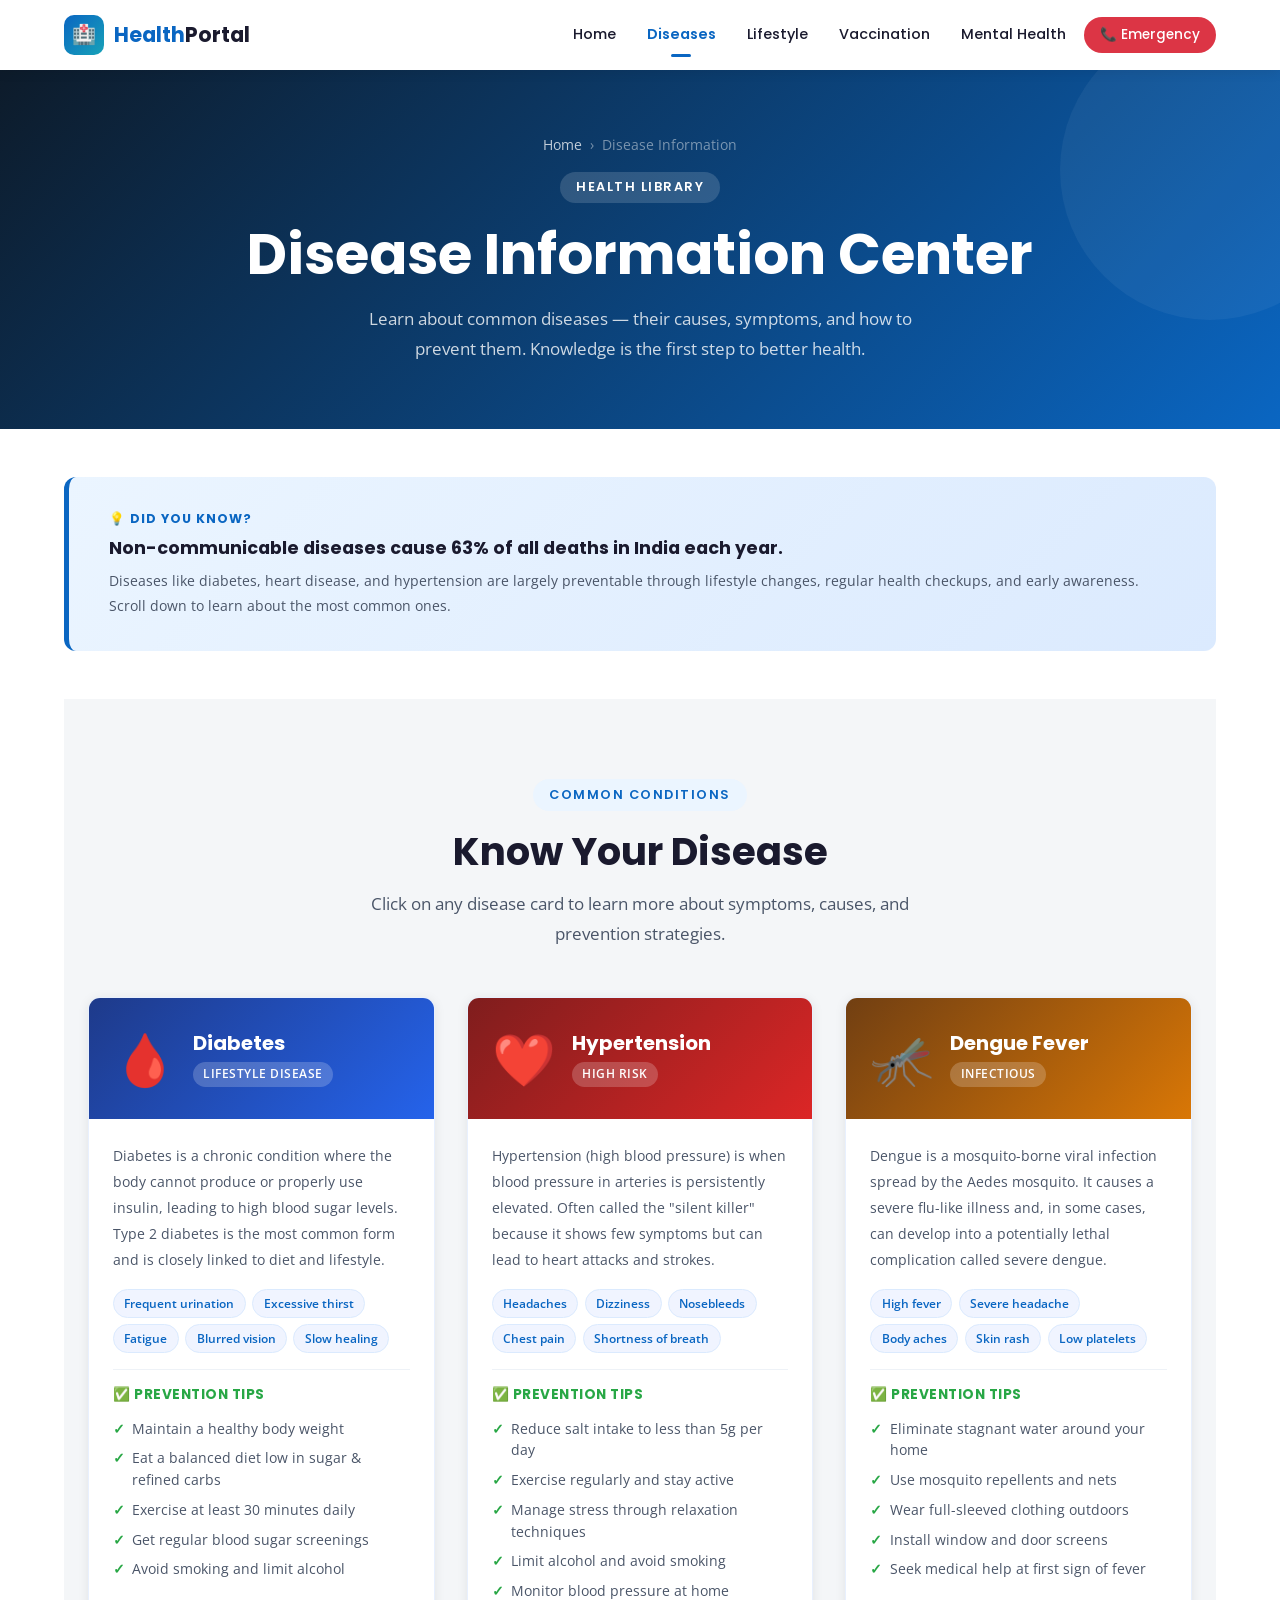
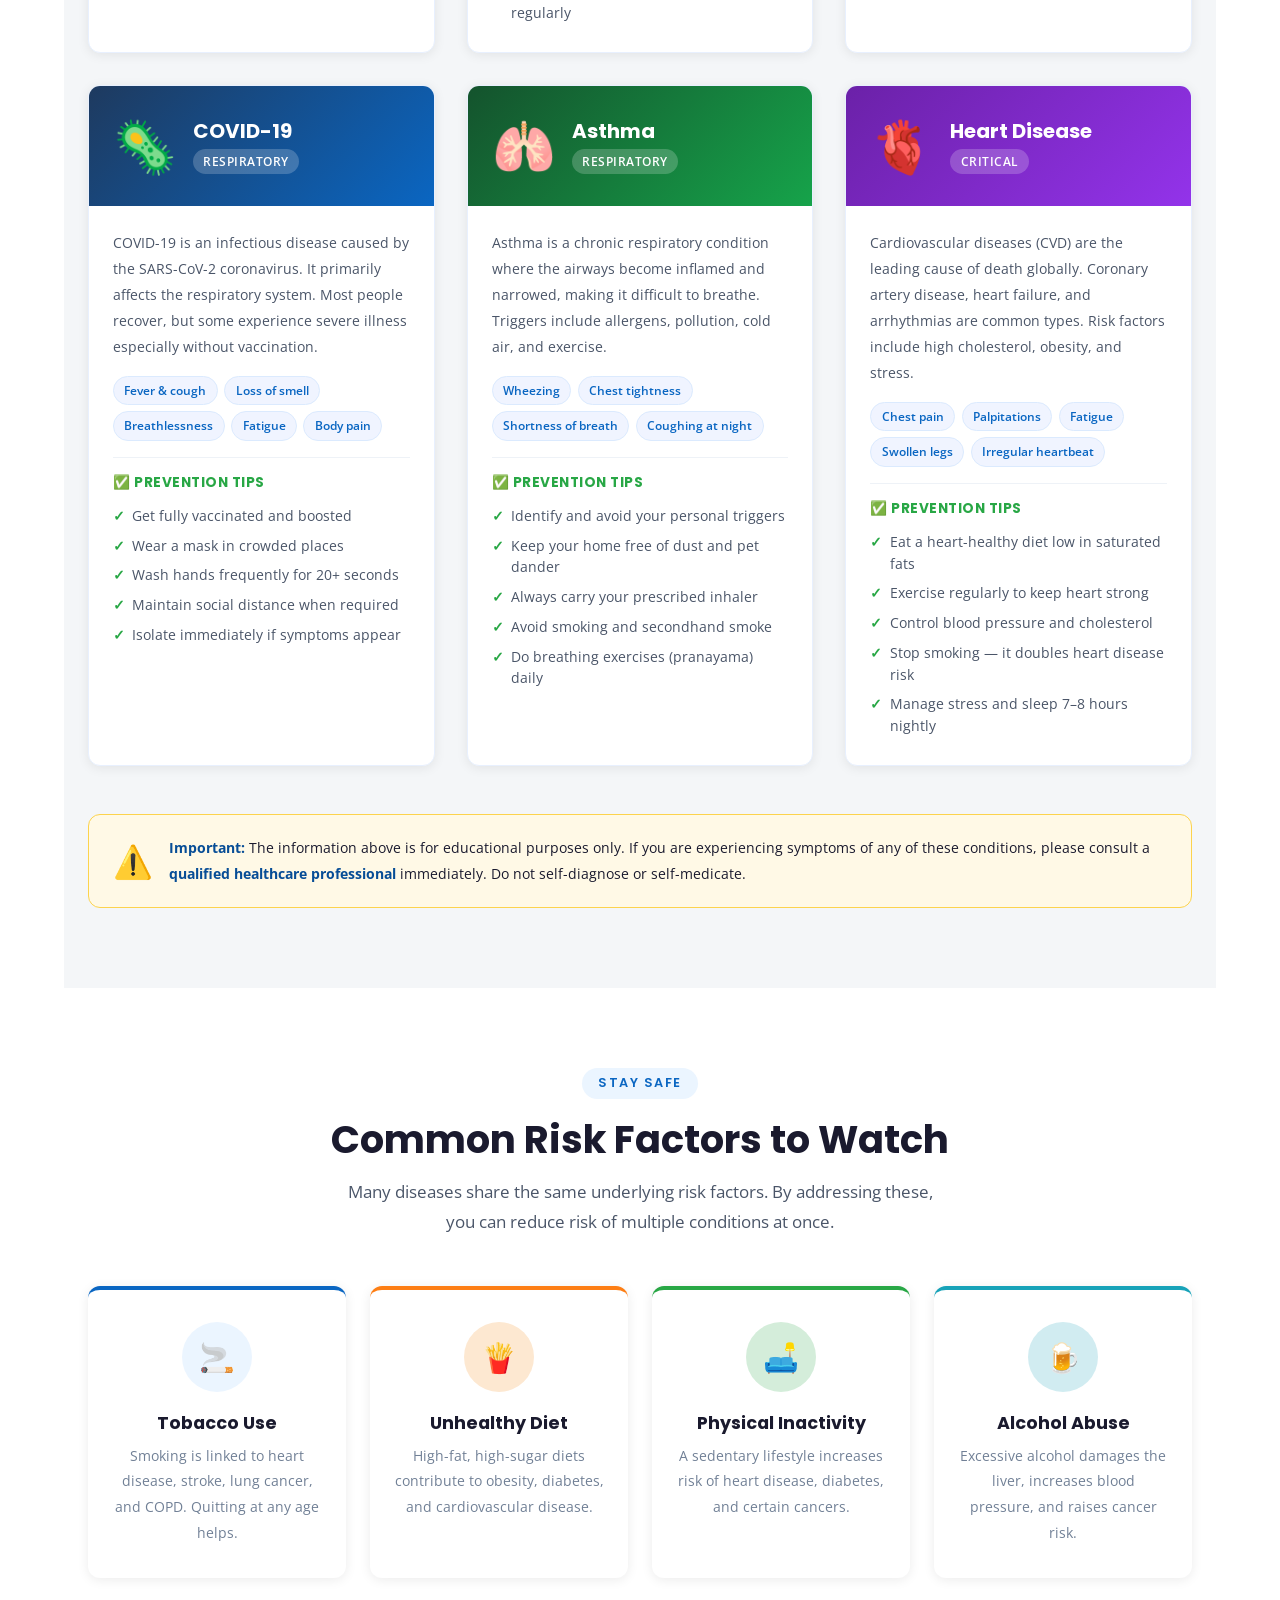
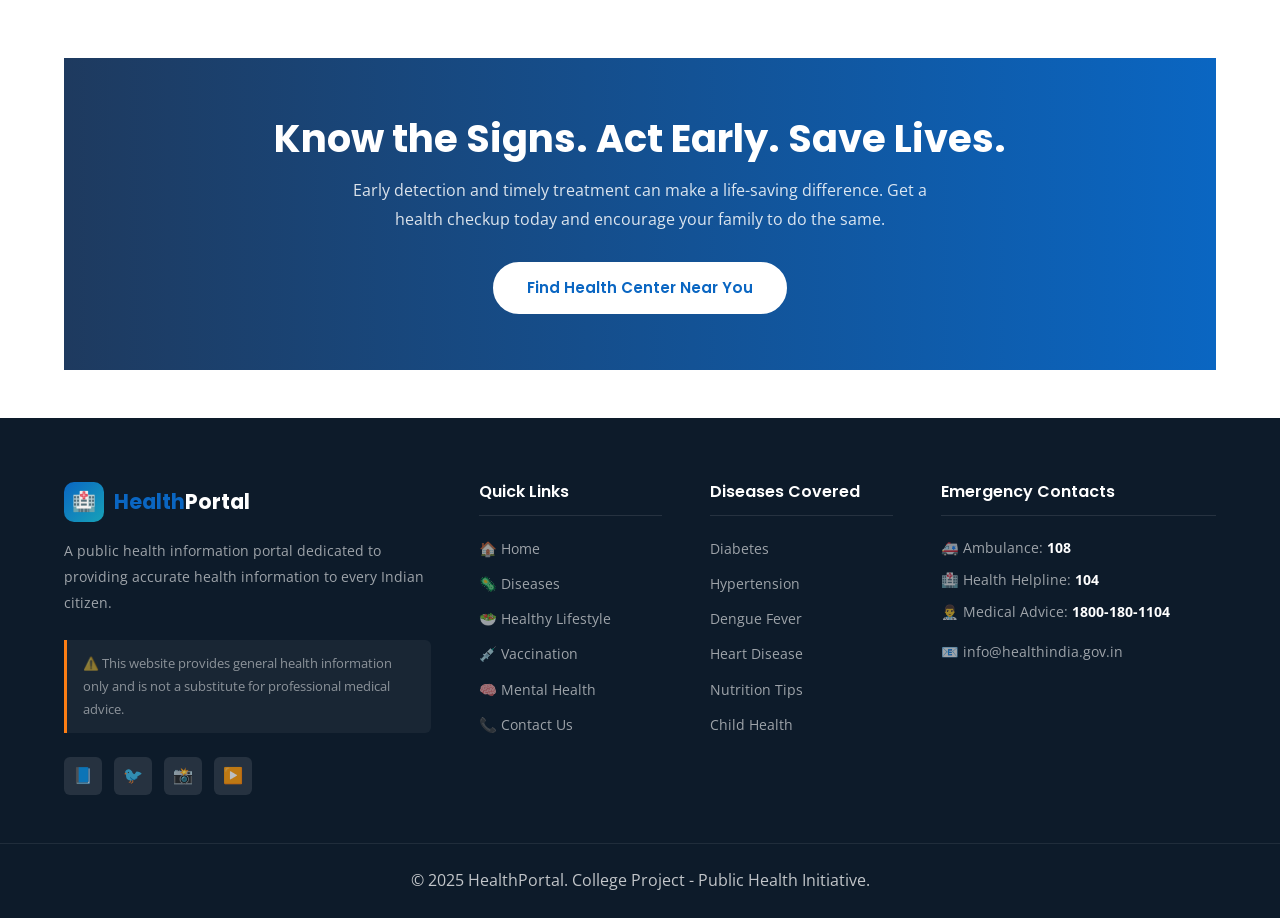
<file: diseases.html>
<!DOCTYPE html>
<html lang="en">
<head>
  <meta charset="UTF-8" />
  <meta name="viewport" content="width=device-width, initial-scale=1.0" />
  <meta name="description" content="Disease Information - Learn about common diseases, symptoms, causes, and prevention tips." />
  <title>Disease Information - HealthPortal</title>
  <link rel="preconnect" href="https://fonts.googleapis.com" />
  <link rel="preconnect" href="https://fonts.gstatic.com" crossorigin />
  <link href="https://fonts.googleapis.com/css2?family=Poppins:wght@300;400;500;600;700;800&family=Open+Sans:wght@300;400;600;700&display=swap" rel="stylesheet" />
  <link rel="stylesheet" href="style.css" />
  <style>
    /* Disease grid - 3 columns */
    .disease-grid {
      display: grid;
      grid-template-columns: repeat(3, 1fr);
      gap: 2rem;
    }
    @media (max-width: 992px) { .disease-grid { grid-template-columns: repeat(2, 1fr); } }
    @media (max-width: 576px) { .disease-grid { grid-template-columns: 1fr; } }

    /* Color-coded disease banners */
    .disease-banner-diabetes  { background: linear-gradient(135deg,#1e3a8a,#2563eb); }
    .disease-banner-hyper     { background: linear-gradient(135deg,#7f1d1d,#dc2626); }
    .disease-banner-dengue    { background: linear-gradient(135deg,#713f12,#d97706); }
    .disease-banner-covid     { background: linear-gradient(135deg,#1e3a5f,#0A66C2); }
    .disease-banner-asthma    { background: linear-gradient(135deg,#14532d,#16a34a); }
    .disease-banner-heart     { background: linear-gradient(135deg,#6b21a8,#9333ea); }

    .disease-card-banner {
      padding: 2rem 1.5rem;
      display: flex;
      align-items: center;
      gap: 1rem;
    }
    .disease-card-banner .big-icon {
      font-size: 3.2rem;
      line-height: 1;
    }
    .disease-card-banner h3 {
      color: white;
      font-size: 1.25rem;
      margin-bottom: 0.25rem;
    }
    .disease-card-banner .risk-badge {
      display: inline-block;
      background: rgba(255,255,255,0.2);
      color: white;
      font-size: 0.72rem;
      font-weight: 600;
      padding: 0.2rem 0.65rem;
      border-radius: 20px;
      text-transform: uppercase;
      letter-spacing: 0.5px;
    }

    /* Symptom tags */
    .symptom-tags { display: flex; flex-wrap: wrap; gap: 0.4rem; margin-bottom: 1rem; }
    .symptom-tag {
      background: #f0f4ff;
      color: var(--primary-blue);
      font-size: 0.75rem;
      font-weight: 600;
      padding: 0.25rem 0.65rem;
      border-radius: 20px;
      border: 1px solid #dbeafe;
    }

    /* Filter bar */
    .filter-bar {
      display: flex;
      gap: 0.75rem;
      flex-wrap: wrap;
      margin-bottom: 2.5rem;
      align-items: center;
    }
    .filter-bar span {
      font-family: var(--font-primary);
      font-size: 0.9rem;
      font-weight: 600;
      color: var(--text-dark);
    }
    .filter-btn {
      padding: 0.4rem 1.2rem;
      border-radius: var(--radius-full);
      font-family: var(--font-primary);
      font-size: 0.82rem;
      font-weight: 600;
      border: 1.5px solid #dde2ea;
      background: white;
      color: var(--text-medium);
      cursor: pointer;
      transition: var(--transition);
      text-decoration: none;
    }
    .filter-btn:hover, .filter-btn.active {
      background: var(--primary-blue);
      color: white;
      border-color: var(--primary-blue);
    }

    /* Did You Know box */
    .did-you-know {
      background: linear-gradient(135deg, var(--bg-light-blue), #dbeafe);
      border-radius: var(--radius-md);
      padding: 2rem 2.5rem;
      border-left: 5px solid var(--primary-blue);
      margin-bottom: 3rem;
    }
    .did-you-know .dyk-label {
      font-family: var(--font-primary);
      font-size: 0.78rem;
      font-weight: 700;
      text-transform: uppercase;
      letter-spacing: 1px;
      color: var(--primary-blue);
      margin-bottom: 0.5rem;
    }
    .did-you-know h3 { font-size: 1.1rem; margin-bottom: 0.5rem; }
    .did-you-know p { font-size: 0.9rem; color: var(--text-medium); margin: 0; }

    /* When to see a doctor strip */
    .doctor-strip {
      background: #fff9e6;
      border: 1.5px solid #fcd34d;
      border-radius: var(--radius-md);
      padding: 1.25rem 1.5rem;
      display: flex;
      align-items: center;
      gap: 1rem;
      margin-top: 3rem;
    }
    .doctor-strip .icon { font-size: 2rem; flex-shrink: 0; }
    .doctor-strip p { font-size: 0.9rem; color: var(--text-dark); margin: 0; }
    .doctor-strip strong { color: var(--primary-dark); }
  </style>
</head>
<body>

  <!-- ===== NAVBAR ===== -->
  <nav class="navbar" role="navigation" aria-label="Main Navigation">
    <div class="container">
      <a href="index.html" class="nav-logo">
        <div class="logo-icon">🏥</div>
        <span><strong>Health</strong>Portal</span>
      </a>
      <div class="nav-toggle" tabindex="0" role="button" aria-label="Toggle navigation">
        <span></span><span></span><span></span>
      </div>
      <div class="nav-links">
        <a href="index.html">Home</a>
        <a href="diseases.html" class="active">Diseases</a>
        <a href="lifestyle.html">Lifestyle</a>
        <a href="vaccination.html">Vaccination</a>
        <a href="mental-health.html">Mental Health</a>
        <a href="contact.html" class="nav-emergency">📞 Emergency</a>
      </div>
    </div>
  </nav>

  <!-- ===== PAGE HEADER ===== -->
  <header class="page-header" role="banner">
    <div class="container">
      <nav class="breadcrumb" aria-label="Breadcrumb">
        <a href="index.html">Home</a>
        <span>›</span>
        <span>Disease Information</span>
      </nav>
      <span class="section-label" style="background:rgba(255,255,255,0.15);color:white;">Health Library</span>
      <h1>Disease Information Center</h1>
      <p>Learn about common diseases — their causes, symptoms, and how to prevent them. Knowledge is the first step to better health.</p>
    </div>
  </header>

  <!-- ===== MAIN CONTENT ===== -->
  <main>

    <!-- Did You Know Banner -->
    <section class="section-sm bg-white">
      <div class="container">
        <div class="did-you-know">
          <div class="dyk-label">💡 Did You Know?</div>
          <h3>Non-communicable diseases cause 63% of all deaths in India each year.</h3>
          <p>Diseases like diabetes, heart disease, and hypertension are largely preventable through lifestyle changes, regular health checkups, and early awareness. Scroll down to learn about the most common ones.</p>
        </div>

        <!-- Filter bar 
        <div class="filter-bar">
          <span>Filter by:</span>
          <a href="#" class="filter-btn active">All Diseases</a>
          <a href="#" class="filter-btn">Lifestyle</a>
          <a href="#" class="filter-btn">Infectious</a>
          <a href="#" class="filter-btn">Respiratory</a>
          <a href="#" class="filter-btn">Cardiac</a>
        </div>
      </div>
    </section> -->

    <!-- ===== DISEASE CARDS SECTION ===== -->
    <section class="section bg-gray" aria-labelledby="diseases-heading">
      <div class="container">
        <div class="text-center mb-3">
          <span class="section-label">Common Conditions</span>
          <h2 class="section-title" id="diseases-heading">Know Your Disease</h2>
          <p class="section-subtitle">Click on any disease card to learn more about symptoms, causes, and prevention strategies.</p>
        </div>

        <div class="disease-grid">

          <!-- 1. Diabetes -->
          <div class="disease-card" role="article" aria-label="Diabetes Information">
            <div class="disease-card-banner disease-banner-diabetes">
              <div class="big-icon" aria-hidden="true">🩸</div>
              <div>
                <h3>Diabetes</h3>
                <span class="risk-badge">Lifestyle Disease</span>
              </div>
            </div>
            <div class="disease-card-body">
              <p>Diabetes is a chronic condition where the body cannot produce or properly use insulin, leading to high blood sugar levels. Type 2 diabetes is the most common form and is closely linked to diet and lifestyle.</p>

              <!-- Symptom tags -->
              <div class="symptom-tags">
                <span class="symptom-tag">Frequent urination</span>
                <span class="symptom-tag">Excessive thirst</span>
                <span class="symptom-tag">Fatigue</span>
                <span class="symptom-tag">Blurred vision</span>
                <span class="symptom-tag">Slow healing</span>
              </div>

              <!-- Prevention tips -->
              <div class="prevention-list">
                <h4>✅ Prevention Tips</h4>
                <ul>
                  <li>Maintain a healthy body weight</li>
                  <li>Eat a balanced diet low in sugar &amp; refined carbs</li>
                  <li>Exercise at least 30 minutes daily</li>
                  <li>Get regular blood sugar screenings</li>
                  <li>Avoid smoking and limit alcohol</li>
                </ul>
              </div>
            </div>
          </div>

          <!-- 2. Hypertension -->
          <div class="disease-card" role="article" aria-label="Hypertension Information">
            <div class="disease-card-banner disease-banner-hyper">
              <div class="big-icon" aria-hidden="true">❤️</div>
              <div>
                <h3>Hypertension</h3>
                <span class="risk-badge">High Risk</span>
              </div>
            </div>
            <div class="disease-card-body">
              <p>Hypertension (high blood pressure) is when blood pressure in arteries is persistently elevated. Often called the "silent killer" because it shows few symptoms but can lead to heart attacks and strokes.</p>

              <div class="symptom-tags">
                <span class="symptom-tag">Headaches</span>
                <span class="symptom-tag">Dizziness</span>
                <span class="symptom-tag">Nosebleeds</span>
                <span class="symptom-tag">Chest pain</span>
                <span class="symptom-tag">Shortness of breath</span>
              </div>

              <div class="prevention-list">
                <h4>✅ Prevention Tips</h4>
                <ul>
                  <li>Reduce salt intake to less than 5g per day</li>
                  <li>Exercise regularly and stay active</li>
                  <li>Manage stress through relaxation techniques</li>
                  <li>Limit alcohol and avoid smoking</li>
                  <li>Monitor blood pressure at home regularly</li>
                </ul>
              </div>
            </div>
          </div>

          <!-- 3. Dengue -->
          <div class="disease-card" role="article" aria-label="Dengue Information">
            <div class="disease-card-banner disease-banner-dengue">
              <div class="big-icon" aria-hidden="true">🦟</div>
              <div>
                <h3>Dengue Fever</h3>
                <span class="risk-badge">Infectious</span>
              </div>
            </div>
            <div class="disease-card-body">
              <p>Dengue is a mosquito-borne viral infection spread by the Aedes mosquito. It causes a severe flu-like illness and, in some cases, can develop into a potentially lethal complication called severe dengue.</p>

              <div class="symptom-tags">
                <span class="symptom-tag">High fever</span>
                <span class="symptom-tag">Severe headache</span>
                <span class="symptom-tag">Body aches</span>
                <span class="symptom-tag">Skin rash</span>
                <span class="symptom-tag">Low platelets</span>
              </div>

              <div class="prevention-list">
                <h4>✅ Prevention Tips</h4>
                <ul>
                  <li>Eliminate stagnant water around your home</li>
                  <li>Use mosquito repellents and nets</li>
                  <li>Wear full-sleeved clothing outdoors</li>
                  <li>Install window and door screens</li>
                  <li>Seek medical help at first sign of fever</li>
                </ul>
              </div>
            </div>
          </div>

          <!-- 4. COVID-19 -->
          <div class="disease-card" role="article" aria-label="COVID-19 Information">
            <div class="disease-card-banner disease-banner-covid">
              <div class="big-icon" aria-hidden="true">🦠</div>
              <div>
                <h3>COVID-19</h3>
                <span class="risk-badge">Respiratory</span>
              </div>
            </div>
            <div class="disease-card-body">
              <p>COVID-19 is an infectious disease caused by the SARS-CoV-2 coronavirus. It primarily affects the respiratory system. Most people recover, but some experience severe illness especially without vaccination.</p>

              <div class="symptom-tags">
                <span class="symptom-tag">Fever &amp; cough</span>
                <span class="symptom-tag">Loss of smell</span>
                <span class="symptom-tag">Breathlessness</span>
                <span class="symptom-tag">Fatigue</span>
                <span class="symptom-tag">Body pain</span>
              </div>

              <div class="prevention-list">
                <h4>✅ Prevention Tips</h4>
                <ul>
                  <li>Get fully vaccinated and boosted</li>
                  <li>Wear a mask in crowded places</li>
                  <li>Wash hands frequently for 20+ seconds</li>
                  <li>Maintain social distance when required</li>
                  <li>Isolate immediately if symptoms appear</li>
                </ul>
              </div>
            </div>
          </div>

          <!-- 5. Asthma -->
          <div class="disease-card" role="article" aria-label="Asthma Information">
            <div class="disease-card-banner disease-banner-asthma">
              <div class="big-icon" aria-hidden="true">🫁</div>
              <div>
                <h3>Asthma</h3>
                <span class="risk-badge">Respiratory</span>
              </div>
            </div>
            <div class="disease-card-body">
              <p>Asthma is a chronic respiratory condition where the airways become inflamed and narrowed, making it difficult to breathe. Triggers include allergens, pollution, cold air, and exercise.</p>

              <div class="symptom-tags">
                <span class="symptom-tag">Wheezing</span>
                <span class="symptom-tag">Chest tightness</span>
                <span class="symptom-tag">Shortness of breath</span>
                <span class="symptom-tag">Coughing at night</span>
              </div>

              <div class="prevention-list">
                <h4>✅ Prevention Tips</h4>
                <ul>
                  <li>Identify and avoid your personal triggers</li>
                  <li>Keep your home free of dust and pet dander</li>
                  <li>Always carry your prescribed inhaler</li>
                  <li>Avoid smoking and secondhand smoke</li>
                  <li>Do breathing exercises (pranayama) daily</li>
                </ul>
              </div>
            </div>
          </div>

          <!-- 6. Heart Disease -->
          <div class="disease-card" role="article" aria-label="Heart Disease Information">
            <div class="disease-card-banner disease-banner-heart">
              <div class="big-icon" aria-hidden="true">🫀</div>
              <div>
                <h3>Heart Disease</h3>
                <span class="risk-badge">Critical</span>
              </div>
            </div>
            <div class="disease-card-body">
              <p>Cardiovascular diseases (CVD) are the leading cause of death globally. Coronary artery disease, heart failure, and arrhythmias are common types. Risk factors include high cholesterol, obesity, and stress.</p>

              <div class="symptom-tags">
                <span class="symptom-tag">Chest pain</span>
                <span class="symptom-tag">Palpitations</span>
                <span class="symptom-tag">Fatigue</span>
                <span class="symptom-tag">Swollen legs</span>
                <span class="symptom-tag">Irregular heartbeat</span>
              </div>

              <div class="prevention-list">
                <h4>✅ Prevention Tips</h4>
                <ul>
                  <li>Eat a heart-healthy diet low in saturated fats</li>
                  <li>Exercise regularly to keep heart strong</li>
                  <li>Control blood pressure and cholesterol</li>
                  <li>Stop smoking — it doubles heart disease risk</li>
                  <li>Manage stress and sleep 7–8 hours nightly</li>
                </ul>
              </div>
            </div>
          </div>

        </div><!-- end disease-grid -->

        <!-- When to see a doctor note -->
        <div class="doctor-strip" role="note">
          <span class="icon" aria-hidden="true">⚠️</span>
          <p><strong>Important:</strong> The information above is for educational purposes only. If you are experiencing symptoms of any of these conditions, please consult a <strong>qualified healthcare professional</strong> immediately. Do not self-diagnose or self-medicate.</p>
        </div>

      </div>
    </section>

    <!-- ===== RISK FACTORS OVERVIEW ===== -->
    <section class="section bg-white" aria-labelledby="risk-heading">
      <div class="container">
        <div class="text-center mb-3">
          <span class="section-label">Stay Safe</span>
          <h2 class="section-title" id="risk-heading">Common Risk Factors to Watch</h2>
          <p class="section-subtitle">Many diseases share the same underlying risk factors. By addressing these, you can reduce risk of multiple conditions at once.</p>
        </div>

        <div class="grid grid-4">
          <div class="awareness-card">
            <div class="icon-circle">🚬</div>
            <h3>Tobacco Use</h3>
            <p>Smoking is linked to heart disease, stroke, lung cancer, and COPD. Quitting at any age helps.</p>
          </div>
          <div class="awareness-card orange">
            <div class="icon-circle">🍟</div>
            <h3>Unhealthy Diet</h3>
            <p>High-fat, high-sugar diets contribute to obesity, diabetes, and cardiovascular disease.</p>
          </div>
          <div class="awareness-card green">
            <div class="icon-circle">🛋️</div>
            <h3>Physical Inactivity</h3>
            <p>A sedentary lifestyle increases risk of heart disease, diabetes, and certain cancers.</p>
          </div>
          <div class="awareness-card teal">
            <div class="icon-circle">🍺</div>
            <h3>Alcohol Abuse</h3>
            <p>Excessive alcohol damages the liver, increases blood pressure, and raises cancer risk.</p>
          </div>
        </div>
      </div>
    </section>

    <!-- ===== CTA BANNER ===== -->
    <section class="alert-banner">
      <div class="container">
        <h2>Know the Signs. Act Early. Save Lives.</h2>
        <p>Early detection and timely treatment can make a life-saving difference. Get a health checkup today and encourage your family to do the same.</p>
        <a href="contact.html" class="btn btn-white">Find Health Center Near You</a>
      </div>
    </section>

  </main>

  <!-- ===== FOOTER ===== -->
  <footer class="footer" role="contentinfo">
    <div class="container">
      <div class="footer-grid">
        <div class="footer-brand">
          <a href="index.html" class="nav-logo" style="margin-bottom:1rem;display:inline-flex;">
            <div class="logo-icon">🏥</div>
            <span style="color:white;"><strong>Health</strong>Portal</span>
          </a>
          <p>A public health information portal dedicated to providing accurate health information to every Indian citizen.</p>
          <div class="disclaimer">
            <p>⚠️ This website provides general health information only and is not a substitute for professional medical advice.</p>
          </div>
          <div class="social-icons" style="margin-top:1.5rem;">
            <a href="#" class="social-icon" aria-label="Facebook">📘</a>
            <a href="#" class="social-icon" aria-label="Twitter">🐦</a>
            <a href="#" class="social-icon" aria-label="Instagram">📸</a>
            <a href="#" class="social-icon" aria-label="YouTube">▶️</a>
          </div>
        </div>
        <div class="footer-col">
          <h4>Quick Links</h4>
          <ul>
            <li><a href="index.html">🏠 Home</a></li>
            <li><a href="diseases.html">🦠 Diseases</a></li>
            <li><a href="lifestyle.html">🥗 Healthy Lifestyle</a></li>
            <li><a href="vaccination.html">💉 Vaccination</a></li>
            <li><a href="mental-health.html">🧠 Mental Health</a></li>
            <li><a href="contact.html">📞 Contact Us</a></li>
          </ul>
        </div>
        <div class="footer-col">
          <h4>Diseases Covered</h4>
          <ul>
            <li><a href="">Diabetes</a></li>
            <li><a href="">Hypertension</a></li>
            <li><a href="">Dengue Fever</a></li>
            <li><a href="">Heart Disease</a></li>
            <li><a href="">Nutrition Tips</a></li>
            <li><a href="">Child Health</a></li>
          </ul>
        </div>
        <div class="footer-col">
          <h4>Emergency Contacts</h4>
          <p>🚑 Ambulance: <strong style="color:white;">108</strong></p>
          <p style="margin-top:0.5rem;">🏥 Health Helpline: <strong style="color:white;">104</strong></p>
          <p style="margin-top:0.5rem;">👨‍⚕️ Medical Advice: <strong style="color:white;">1800-180-1104</strong></p>
          <p style="margin-top:1rem;">📧 info@healthindia.gov.in</p>
        </div>
      </div>
    </div>
    <div class="footer-bottom">
      <div class="container">
        <p><center>© 2025 HealthPortal. College Project - Public Health Initiative.</center></p>
      </div>
    </div>
  </footer>

</body>
</html>
</file>
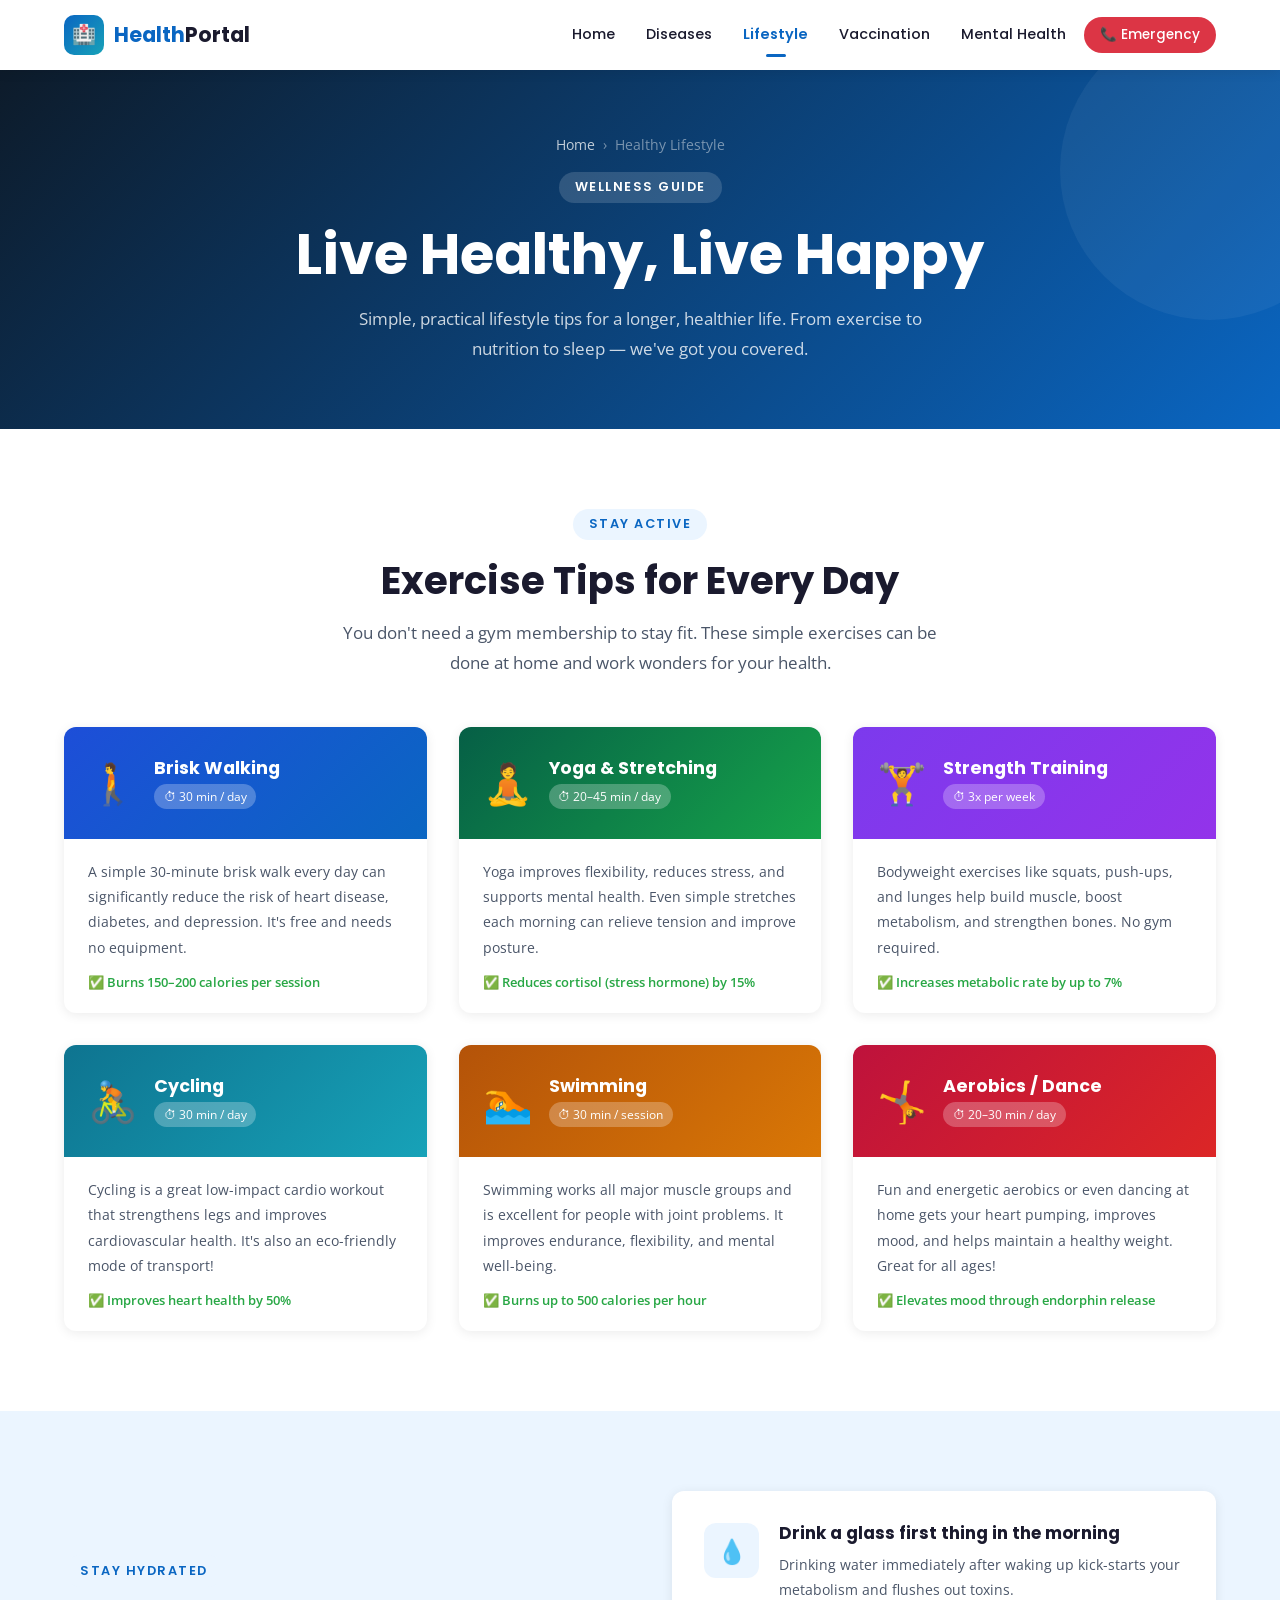
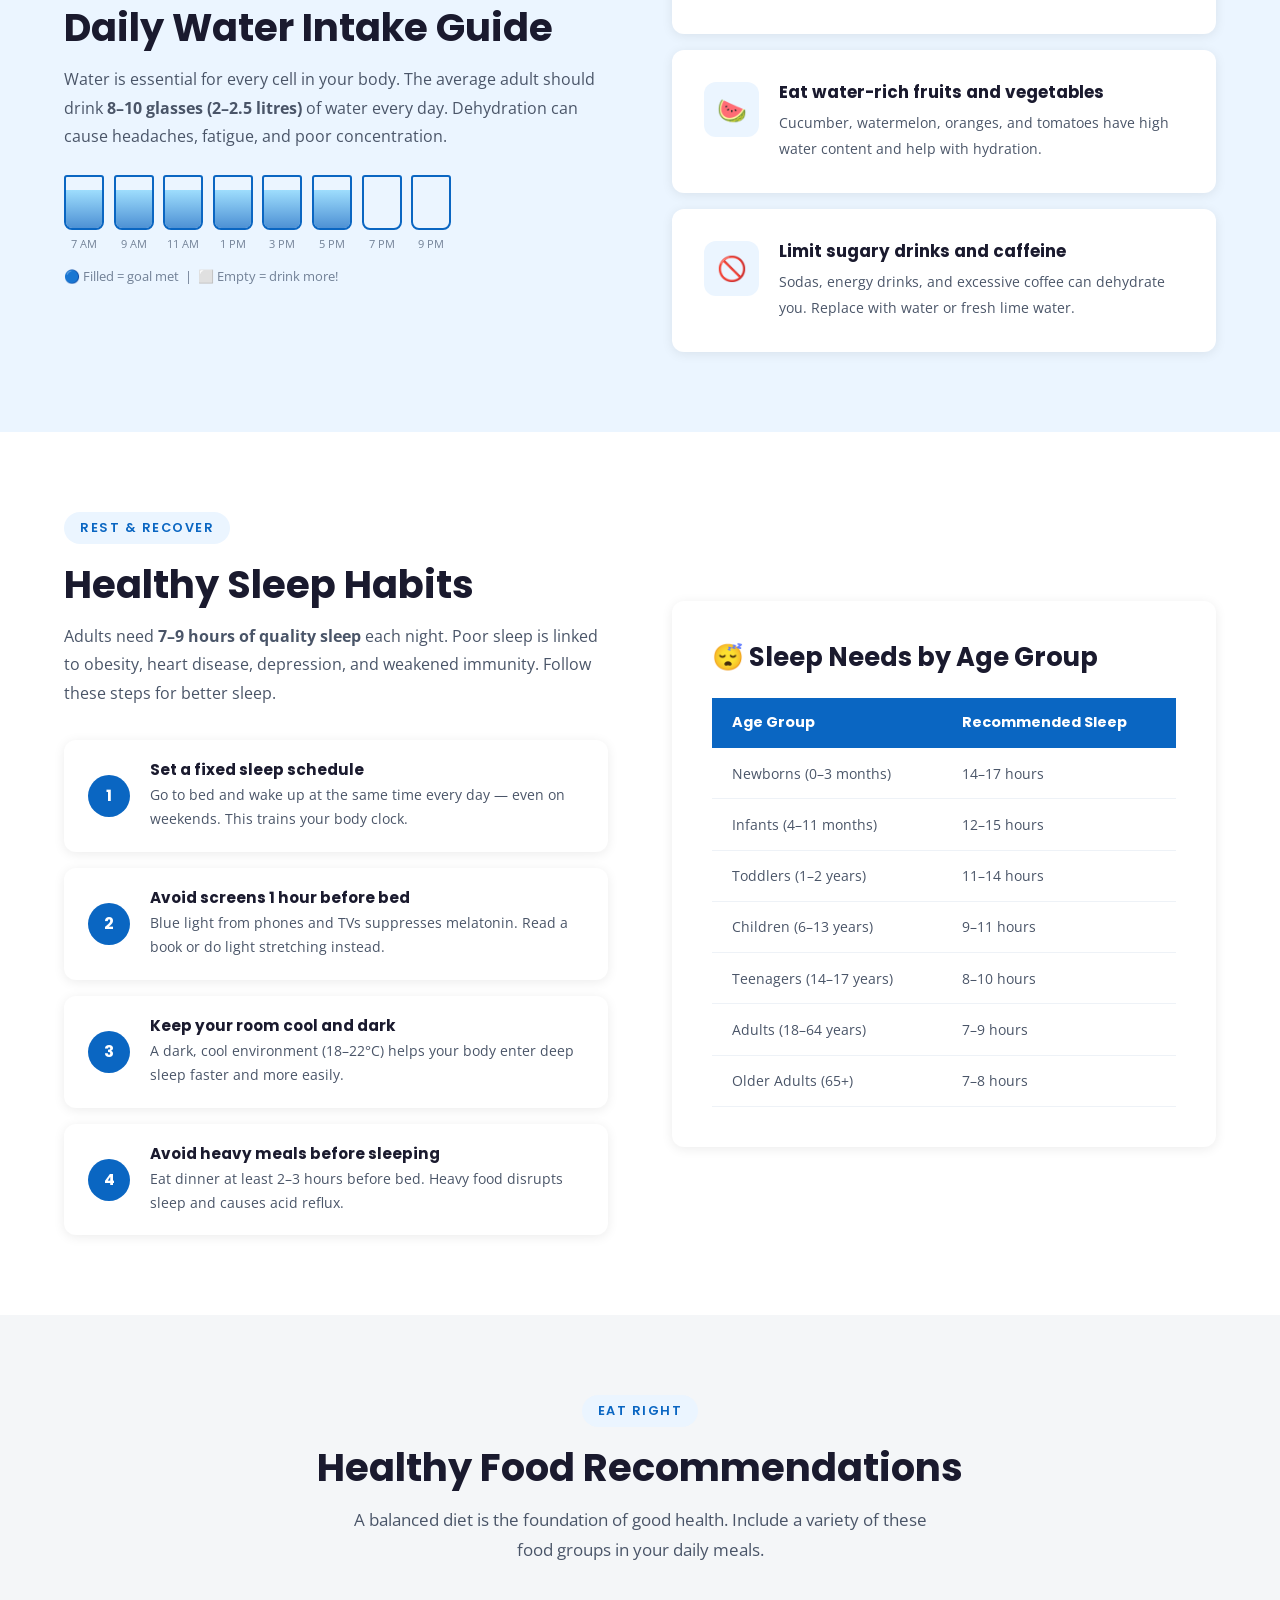
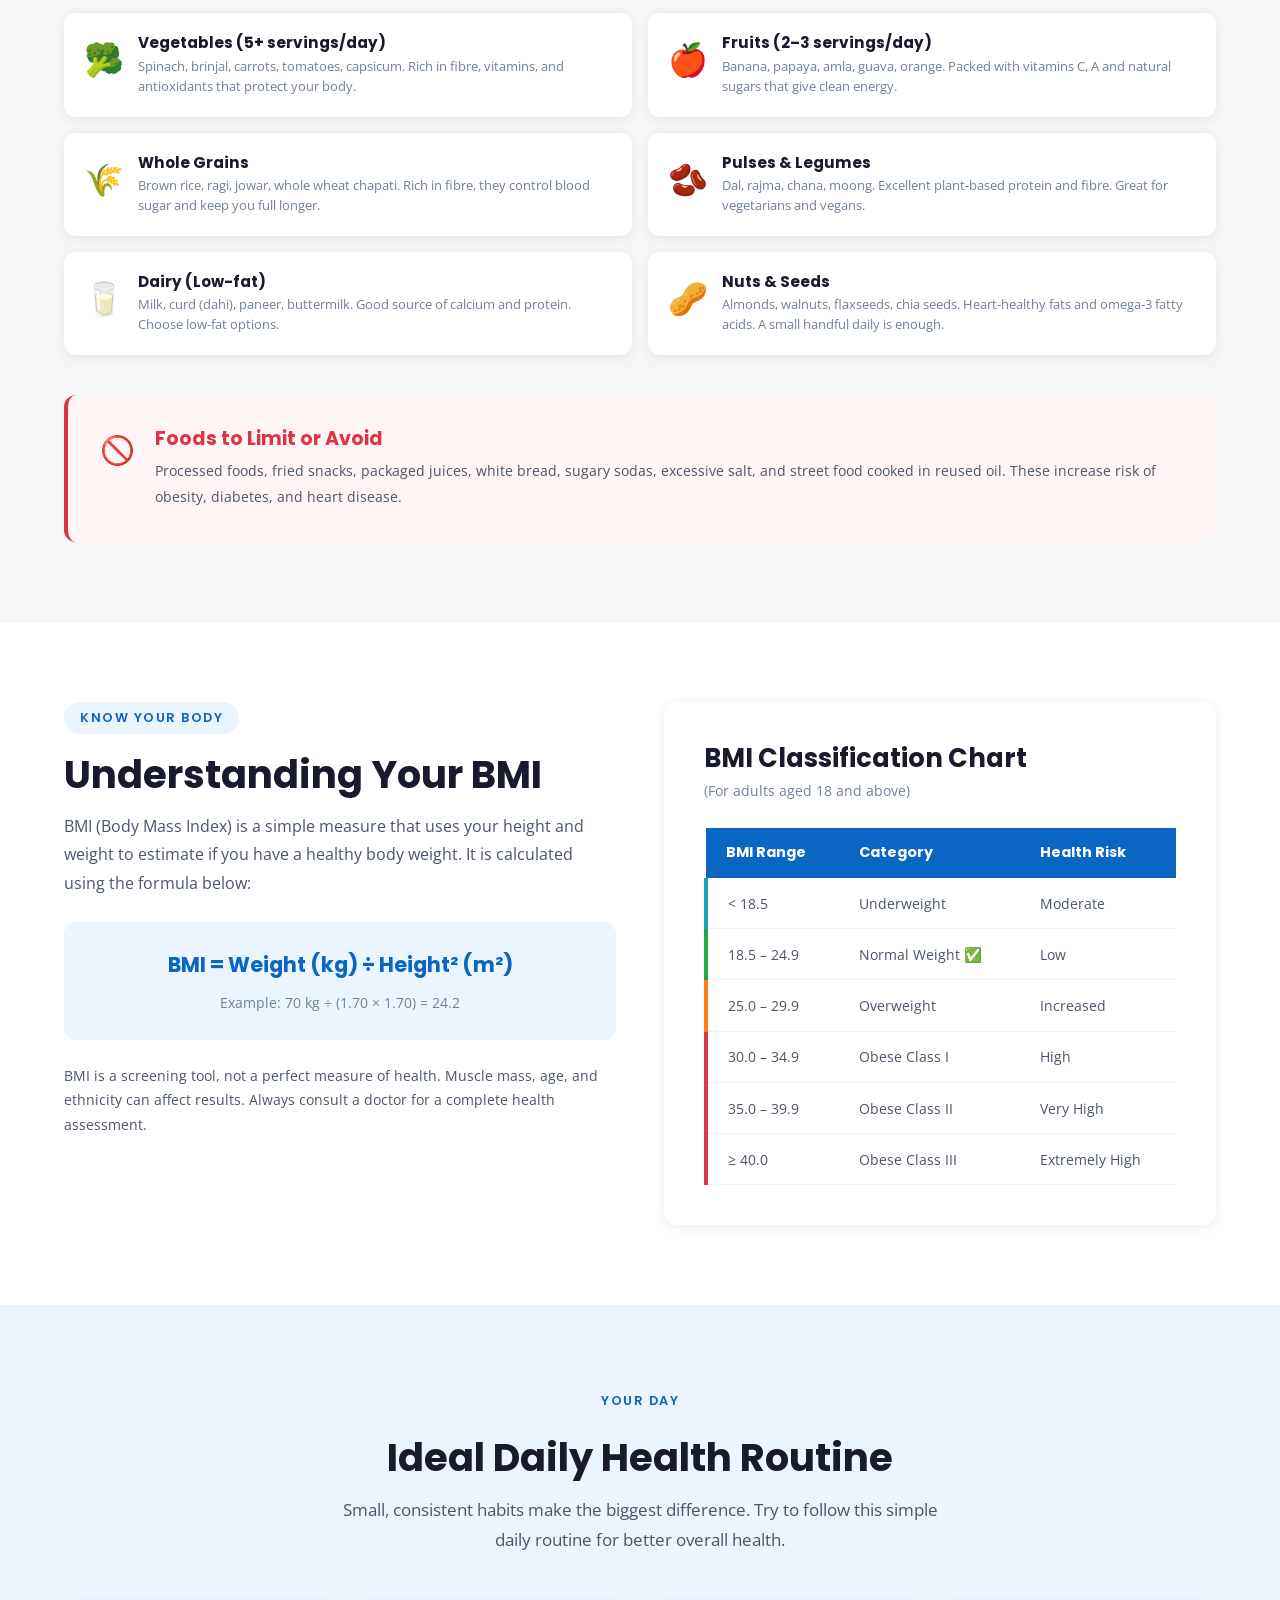
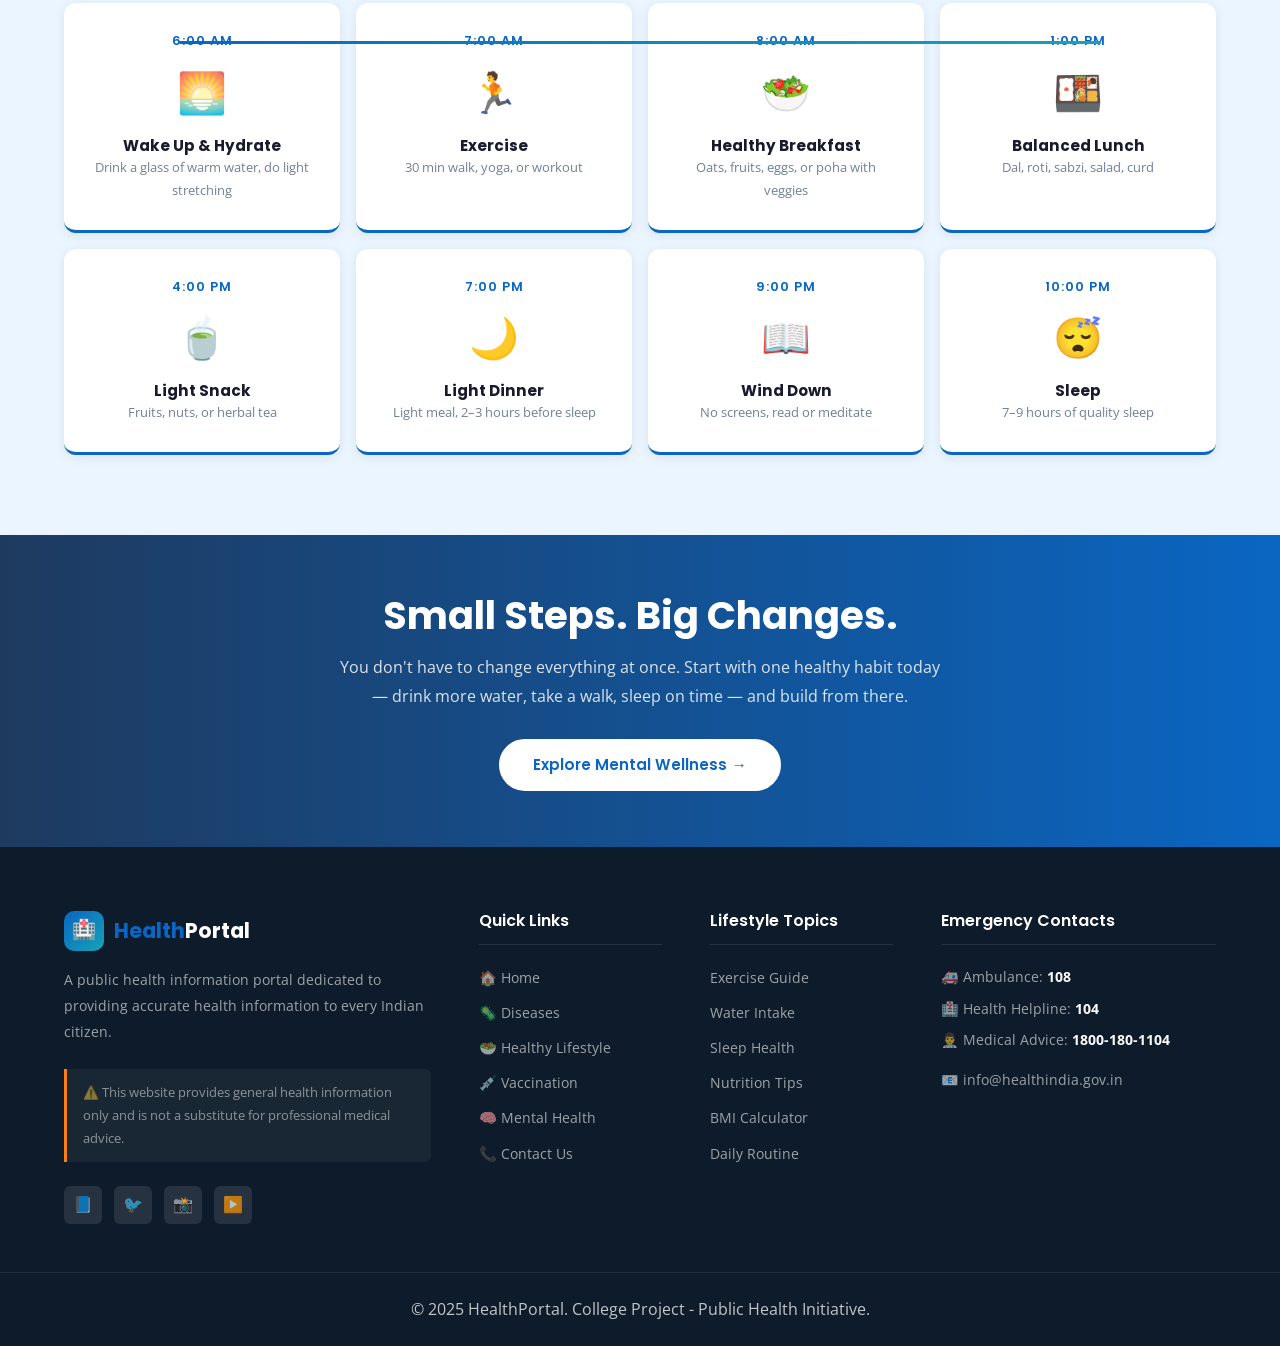
<file: lifestyle.html>
<!DOCTYPE html>
<html lang="en">
<head>
  <meta charset="UTF-8" />
  <meta name="viewport" content="width=device-width, initial-scale=1.0" />
  <meta name="description" content="Healthy Lifestyle Guide - Exercise tips, nutrition, sleep habits, BMI calculator and daily wellness routines." />
  <title>Healthy Lifestyle - HealthPortal</title>
  <link rel="preconnect" href="https://fonts.googleapis.com" />
  <link rel="preconnect" href="https://fonts.gstatic.com" crossorigin />
  <link href="https://fonts.googleapis.com/css2?family=Poppins:wght@300;400;500;600;700;800&family=Open+Sans:wght@300;400;600;700&display=swap" rel="stylesheet" />
  <link rel="stylesheet" href="style.css" />
  <style>
    /* Water intake visual */
    .water-tracker {
      display: flex;
      gap: 0.6rem;
      margin-top: 1.25rem;
      flex-wrap: wrap;
    }
    .water-glass {
      width: 40px;
      height: 55px;
      border: 2.5px solid var(--primary-blue);
      border-radius: 3px 3px 8px 8px;
      position: relative;
      overflow: hidden;
    }
    .water-glass.filled::after {
      content: '';
      position: absolute;
      bottom: 0; left: 0; right: 0;
      height: 75%;
      background: linear-gradient(180deg, #7dd3fc, var(--primary-blue));
      opacity: 0.7;
    }
    .water-glass-label {
      font-size: 0.7rem;
      color: var(--text-light);
      margin-top: 0.3rem;
      text-align: center;
    }
    .water-glass-item {
      display: flex;
      flex-direction: column;
      align-items: center;
    }

    /* Exercise card */
    .exercise-card {
      background: var(--bg-white);
      border-radius: var(--radius-md);
      overflow: hidden;
      box-shadow: var(--shadow-card);
      transition: var(--transition);
      display: flex;
      flex-direction: column;
    }
    .exercise-card:hover { transform: translateY(-5px); box-shadow: var(--shadow-lg); }
    .exercise-header {
      padding: 1.5rem;
      color: white;
      display: flex;
      align-items: center;
      gap: 1rem;
    }
    .exercise-header .icon { font-size: 2.5rem; }
    .exercise-header h3 { color: white; font-size: 1.1rem; margin-bottom: 0.2rem; }
    .exercise-header .duration {
      font-size: 0.78rem;
      background: rgba(255,255,255,0.25);
      padding: 0.15rem 0.6rem;
      border-radius: 20px;
      display: inline-block;
    }
    .exercise-body { padding: 1.25rem 1.5rem; flex: 1; }
    .exercise-body p { font-size: 0.88rem; color: var(--text-medium); margin-bottom: 0.75rem; }
    .exercise-benefit {
      display: flex;
      align-items: center;
      gap: 0.5rem;
      font-size: 0.82rem;
      color: var(--accent-green);
      font-weight: 600;
    }

    /* Food plate visual */
    .food-plate {
      display: grid;
      grid-template-columns: repeat(2, 1fr);
      gap: 1rem;
    }
    .food-item {
      background: var(--bg-white);
      border-radius: var(--radius-md);
      padding: 1.25rem;
      box-shadow: var(--shadow-card);
      display: flex;
      align-items: flex-start;
      gap: 0.85rem;
      transition: var(--transition);
    }
    .food-item:hover { transform: translateY(-3px); box-shadow: var(--shadow-md); }
    .food-item .food-icon { font-size: 2rem; flex-shrink: 0; }
    .food-item h4 { font-size: 0.95rem; margin-bottom: 0.25rem; }
    .food-item p { font-size: 0.82rem; color: var(--text-light); margin: 0; line-height: 1.5; }
    @media (max-width: 576px) { .food-plate { grid-template-columns: 1fr; } }

    /* Sleep habit steps */
    .sleep-steps {
      display: flex;
      flex-direction: column;
      gap: 1rem;
    }
    .sleep-step {
      background: var(--bg-white);
      border-radius: var(--radius-md);
      padding: 1.25rem 1.5rem;
      display: flex;
      align-items: center;
      gap: 1.25rem;
      box-shadow: var(--shadow-card);
      transition: var(--transition);
    }
    .sleep-step:hover { transform: translateX(5px); box-shadow: var(--shadow-md); }
    .sleep-step-num {
      width: 42px; height: 42px;
      background: var(--primary-blue);
      color: white;
      border-radius: 50%;
      display: flex; align-items: center; justify-content: center;
      font-family: var(--font-primary);
      font-size: 1rem;
      font-weight: 700;
      flex-shrink: 0;
    }
    .sleep-step-content h4 { font-size: 0.95rem; margin-bottom: 0.2rem; }
    .sleep-step-content p { font-size: 0.85rem; color: var(--text-medium); margin: 0; }

    /* BMI color row */
    .bmi-underweight td:first-child { border-left: 4px solid #17a2b8; }
    .bmi-normal td:first-child { border-left: 4px solid var(--accent-green); }
    .bmi-overweight td:first-child { border-left: 4px solid var(--accent-orange); }
    .bmi-obese td:first-child { border-left: 4px solid var(--accent-red); }

    /* Routine timeline */
    .routine-timeline {
      display: grid;
      grid-template-columns: repeat(4, 1fr);
      gap: 1rem;
      position: relative;
    }
    .routine-timeline::before {
      content: '';
      position: absolute;
      top: 38px;
      left: 10%;
      right: 10%;
      height: 3px;
      background: linear-gradient(90deg, var(--primary-blue), var(--accent-teal));
      border-radius: 2px;
      z-index: 0;
    }
    @media (max-width: 992px) { .routine-timeline { grid-template-columns: repeat(2, 1fr); }
      .routine-timeline::before { display: none; }
    }
    @media (max-width: 576px) { .routine-timeline { grid-template-columns: 1fr; } }
  </style>
</head>
<body>

  <!-- ===== NAVBAR ===== -->
  <nav class="navbar" role="navigation" aria-label="Main Navigation">
    <div class="container">
      <a href="index.html" class="nav-logo">
        <div class="logo-icon">🏥</div>
        <span><strong>Health</strong>Portal</span>
      </a>
      <div class="nav-toggle" tabindex="0" role="button" aria-label="Toggle navigation">
        <span></span><span></span><span></span>
      </div>
      <div class="nav-links">
        <a href="index.html">Home</a>
        <a href="diseases.html">Diseases</a>
        <a href="lifestyle.html" class="active">Lifestyle</a>
        <a href="vaccination.html">Vaccination</a>
        <a href="mental-health.html">Mental Health</a>
        <a href="contact.html" class="nav-emergency">📞 Emergency</a>
      </div>
    </div>
  </nav>

  <!-- ===== PAGE HEADER ===== -->
  <header class="page-header">
    <div class="container">
      <nav class="breadcrumb" aria-label="Breadcrumb">
        <a href="index.html">Home</a><span>›</span><span>Healthy Lifestyle</span>
      </nav>
      <span class="section-label" style="background:rgba(255,255,255,0.15);color:white;">Wellness Guide</span>
      <h1>Live Healthy, Live Happy</h1>
      <p>Simple, practical lifestyle tips for a longer, healthier life. From exercise to nutrition to sleep — we've got you covered.</p>
    </div>
  </header>

  <main>

    <!-- ===== EXERCISE TIPS ===== -->
    <section class="section bg-white" aria-labelledby="exercise-heading">
      <div class="container">
        <div class="text-center mb-3">
          <span class="section-label">Stay Active</span>
          <h2 class="section-title" id="exercise-heading">Exercise Tips for Every Day</h2>
          <p class="section-subtitle">You don't need a gym membership to stay fit. These simple exercises can be done at home and work wonders for your health.</p>
        </div>

        <div class="grid grid-3">

          <div class="exercise-card">
            <div class="exercise-header" style="background:linear-gradient(135deg,#1d4ed8,var(--primary-blue));">
              <div class="icon">🚶</div>
              <div>
                <h3>Brisk Walking</h3>
                <span class="duration">⏱ 30 min / day</span>
              </div>
            </div>
            <div class="exercise-body">
              <p>A simple 30-minute brisk walk every day can significantly reduce the risk of heart disease, diabetes, and depression. It's free and needs no equipment.</p>
              <div class="exercise-benefit">✅ Burns 150–200 calories per session</div>
            </div>
          </div>

          <div class="exercise-card">
            <div class="exercise-header" style="background:linear-gradient(135deg,#065f46,#16a34a);">
              <div class="icon">🧘</div>
              <div>
                <h3>Yoga & Stretching</h3>
                <span class="duration">⏱ 20–45 min / day</span>
              </div>
            </div>
            <div class="exercise-body">
              <p>Yoga improves flexibility, reduces stress, and supports mental health. Even simple stretches each morning can relieve tension and improve posture.</p>
              <div class="exercise-benefit">✅ Reduces cortisol (stress hormone) by 15%</div>
            </div>
          </div>

          <div class="exercise-card">
            <div class="exercise-header" style="background:linear-gradient(135deg,#7c3aed,#9333ea);">
              <div class="icon">🏋️</div>
              <div>
                <h3>Strength Training</h3>
                <span class="duration">⏱ 3x per week</span>
              </div>
            </div>
            <div class="exercise-body">
              <p>Bodyweight exercises like squats, push-ups, and lunges help build muscle, boost metabolism, and strengthen bones. No gym required.</p>
              <div class="exercise-benefit">✅ Increases metabolic rate by up to 7%</div>
            </div>
          </div>

          <div class="exercise-card">
            <div class="exercise-header" style="background:linear-gradient(135deg,#0e7490,#17a2b8);">
              <div class="icon">🚴</div>
              <div>
                <h3>Cycling</h3>
                <span class="duration">⏱ 30 min / day</span>
              </div>
            </div>
            <div class="exercise-body">
              <p>Cycling is a great low-impact cardio workout that strengthens legs and improves cardiovascular health. It's also an eco-friendly mode of transport!</p>
              <div class="exercise-benefit">✅ Improves heart health by 50%</div>
            </div>
          </div>

          <div class="exercise-card">
            <div class="exercise-header" style="background:linear-gradient(135deg,#b45309,#d97706);">
              <div class="icon">🏊</div>
              <div>
                <h3>Swimming</h3>
                <span class="duration">⏱ 30 min / session</span>
              </div>
            </div>
            <div class="exercise-body">
              <p>Swimming works all major muscle groups and is excellent for people with joint problems. It improves endurance, flexibility, and mental well-being.</p>
              <div class="exercise-benefit">✅ Burns up to 500 calories per hour</div>
            </div>
          </div>

          <div class="exercise-card">
            <div class="exercise-header" style="background:linear-gradient(135deg,#be123c,#dc2626);">
              <div class="icon">🤸</div>
              <div>
                <h3>Aerobics / Dance</h3>
                <span class="duration">⏱ 20–30 min / day</span>
              </div>
            </div>
            <div class="exercise-body">
              <p>Fun and energetic aerobics or even dancing at home gets your heart pumping, improves mood, and helps maintain a healthy weight. Great for all ages!</p>
              <div class="exercise-benefit">✅ Elevates mood through endorphin release</div>
            </div>
          </div>

        </div>
      </div>
    </section>

    <!-- ===== WATER INTAKE ===== -->
    <section class="section bg-light-blue" aria-labelledby="water-heading">
      <div class="container">
        <div class="grid grid-2" style="align-items:center; gap:4rem;">

          <div>
            <span class="section-label">Stay Hydrated</span>
            <h2 class="section-title" id="water-heading">Daily Water Intake Guide</h2>
            <p style="color:var(--text-medium); margin-bottom:1.5rem; line-height:1.8;">
              Water is essential for every cell in your body. The average adult should drink <strong>8–10 glasses (2–2.5 litres)</strong> of water every day. Dehydration can cause headaches, fatigue, and poor concentration.
            </p>

            <!-- Visual water glasses -->
            <div class="water-tracker" role="img" aria-label="8 glasses of water per day tracker">
              <div class="water-glass-item"><div class="water-glass filled"></div><div class="water-glass-label">7 AM</div></div>
              <div class="water-glass-item"><div class="water-glass filled"></div><div class="water-glass-label">9 AM</div></div>
              <div class="water-glass-item"><div class="water-glass filled"></div><div class="water-glass-label">11 AM</div></div>
              <div class="water-glass-item"><div class="water-glass filled"></div><div class="water-glass-label">1 PM</div></div>
              <div class="water-glass-item"><div class="water-glass filled"></div><div class="water-glass-label">3 PM</div></div>
              <div class="water-glass-item"><div class="water-glass filled"></div><div class="water-glass-label">5 PM</div></div>
              <div class="water-glass-item"><div class="water-glass"></div><div class="water-glass-label">7 PM</div></div>
              <div class="water-glass-item"><div class="water-glass"></div><div class="water-glass-label">9 PM</div></div>
            </div>
            <p style="font-size:0.8rem; color:var(--text-light); margin-top:0.75rem;">🔵 Filled = goal met &nbsp;|&nbsp; ⬜ Empty = drink more!</p>
          </div>

          <div>
            <div class="tip-card" style="margin-bottom:1rem;">
              <div class="tip-icon">💧</div>
              <div class="tip-content">
                <h3>Drink a glass first thing in the morning</h3>
                <p>Drinking water immediately after waking up kick-starts your metabolism and flushes out toxins.</p>
              </div>
            </div>
            <div class="tip-card" style="margin-bottom:1rem;">
              <div class="tip-icon">🍉</div>
              <div class="tip-content">
                <h3>Eat water-rich fruits and vegetables</h3>
                <p>Cucumber, watermelon, oranges, and tomatoes have high water content and help with hydration.</p>
              </div>
            </div>
            <div class="tip-card">
              <div class="tip-icon">🚫</div>
              <div class="tip-content">
                <h3>Limit sugary drinks and caffeine</h3>
                <p>Sodas, energy drinks, and excessive coffee can dehydrate you. Replace with water or fresh lime water.</p>
              </div>
            </div>
          </div>

        </div>
      </div>
    </section>

    <!-- ===== SLEEP HABITS ===== -->
    <section class="section bg-white" aria-labelledby="sleep-heading">
      <div class="container">
        <div class="grid grid-2" style="align-items:center; gap:4rem;">

          <div>
            <span class="section-label">Rest & Recover</span>
            <h2 class="section-title" id="sleep-heading">Healthy Sleep Habits</h2>
            <p style="color:var(--text-medium); margin-bottom:2rem; line-height:1.8;">
              Adults need <strong>7–9 hours of quality sleep</strong> each night. Poor sleep is linked to obesity, heart disease, depression, and weakened immunity. Follow these steps for better sleep.
            </p>
            <div class="sleep-steps">
              <div class="sleep-step">
                <div class="sleep-step-num">1</div>
                <div class="sleep-step-content">
                  <h4>Set a fixed sleep schedule</h4>
                  <p>Go to bed and wake up at the same time every day — even on weekends. This trains your body clock.</p>
                </div>
              </div>
              <div class="sleep-step">
                <div class="sleep-step-num">2</div>
                <div class="sleep-step-content">
                  <h4>Avoid screens 1 hour before bed</h4>
                  <p>Blue light from phones and TVs suppresses melatonin. Read a book or do light stretching instead.</p>
                </div>
              </div>
              <div class="sleep-step">
                <div class="sleep-step-num">3</div>
                <div class="sleep-step-content">
                  <h4>Keep your room cool and dark</h4>
                  <p>A dark, cool environment (18–22°C) helps your body enter deep sleep faster and more easily.</p>
                </div>
              </div>
              <div class="sleep-step">
                <div class="sleep-step-num">4</div>
                <div class="sleep-step-content">
                  <h4>Avoid heavy meals before sleeping</h4>
                  <p>Eat dinner at least 2–3 hours before bed. Heavy food disrupts sleep and causes acid reflux.</p>
                </div>
              </div>
            </div>
          </div>

          <!-- Sleep stats -->
          <div>
            <div class="bmi-info">
              <h3 style="margin-bottom:1rem;">😴 Sleep Needs by Age Group</h3>
              <table class="bmi-table" aria-label="Sleep recommendations by age">
                <thead>
                  <tr>
                    <th>Age Group</th>
                    <th>Recommended Sleep</th>
                  </tr>
                </thead>
                <tbody>
                  <tr><td>Newborns (0–3 months)</td><td>14–17 hours</td></tr>
                  <tr><td>Infants (4–11 months)</td><td>12–15 hours</td></tr>
                  <tr><td>Toddlers (1–2 years)</td><td>11–14 hours</td></tr>
                  <tr><td>Children (6–13 years)</td><td>9–11 hours</td></tr>
                  <tr><td>Teenagers (14–17 years)</td><td>8–10 hours</td></tr>
                  <tr><td>Adults (18–64 years)</td><td>7–9 hours</td></tr>
                  <tr><td>Older Adults (65+)</td><td>7–8 hours</td></tr>
                </tbody>
              </table>
            </div>
          </div>

        </div>
      </div>
    </section>

    <!-- ===== HEALTHY FOOD RECOMMENDATIONS ===== -->
    <section class="section bg-gray" aria-labelledby="food-heading">
      <div class="container">
        <div class="text-center mb-3">
          <span class="section-label">Eat Right</span>
          <h2 class="section-title" id="food-heading">Healthy Food Recommendations</h2>
          <p class="section-subtitle">A balanced diet is the foundation of good health. Include a variety of these food groups in your daily meals.</p>
        </div>

        <div class="food-plate">
          <div class="food-item">
            <div class="food-icon">🥦</div>
            <div>
              <h4>Vegetables (5+ servings/day)</h4>
              <p>Spinach, brinjal, carrots, tomatoes, capsicum. Rich in fibre, vitamins, and antioxidants that protect your body.</p>
            </div>
          </div>
          <div class="food-item">
            <div class="food-icon">🍎</div>
            <div>
              <h4>Fruits (2–3 servings/day)</h4>
              <p>Banana, papaya, amla, guava, orange. Packed with vitamins C, A and natural sugars that give clean energy.</p>
            </div>
          </div>
          <div class="food-item">
            <div class="food-icon">🌾</div>
            <div>
              <h4>Whole Grains</h4>
              <p>Brown rice, ragi, jowar, whole wheat chapati. Rich in fibre, they control blood sugar and keep you full longer.</p>
            </div>
          </div>
          <div class="food-item">
            <div class="food-icon">🫘</div>
            <div>
              <h4>Pulses & Legumes</h4>
              <p>Dal, rajma, chana, moong. Excellent plant-based protein and fibre. Great for vegetarians and vegans.</p>
            </div>
          </div>
          <div class="food-item">
            <div class="food-icon">🥛</div>
            <div>
              <h4>Dairy (Low-fat)</h4>
              <p>Milk, curd (dahi), paneer, buttermilk. Good source of calcium and protein. Choose low-fat options.</p>
            </div>
          </div>
          <div class="food-item">
            <div class="food-icon">🥜</div>
            <div>
              <h4>Nuts & Seeds</h4>
              <p>Almonds, walnuts, flaxseeds, chia seeds. Heart-healthy fats and omega-3 fatty acids. A small handful daily is enough.</p>
            </div>
          </div>
        </div>

        <!-- Foods to avoid -->
        <div class="info-box" style="margin-top:2.5rem; background:#fff5f5; border-color:#dc3545;">
          <div class="icon">🚫</div>
          <div>
            <h4 style="color:#dc3545;">Foods to Limit or Avoid</h4>
            <p>Processed foods, fried snacks, packaged juices, white bread, sugary sodas, excessive salt, and street food cooked in reused oil. These increase risk of obesity, diabetes, and heart disease.</p>
          </div>
        </div>
      </div>
    </section>

    <!-- ===== BMI INFORMATION ===== -->
    <section class="section bg-white" aria-labelledby="bmi-heading">
      <div class="container">
        <div class="grid grid-2" style="gap:3rem; align-items:start;">

          <div>
            <span class="section-label">Know Your Body</span>
            <h2 class="section-title" id="bmi-heading">Understanding Your BMI</h2>
            <p style="color:var(--text-medium); line-height:1.8; margin-bottom:1.5rem;">
              BMI (Body Mass Index) is a simple measure that uses your height and weight to estimate if you have a healthy body weight. It is calculated using the formula below:
            </p>
            <div style="background:var(--bg-light-blue); border-radius:var(--radius-md); padding:1.5rem; text-align:center; margin-bottom:1.5rem;">
              <p style="font-family:var(--font-primary); font-size:1.3rem; font-weight:700; color:var(--primary-blue); margin:0;">
                BMI = Weight (kg) ÷ Height² (m²)
              </p>
              <p style="font-size:0.85rem; color:var(--text-light); margin-top:0.5rem;">Example: 70 kg ÷ (1.70 × 1.70) = 24.2</p>
            </div>
            <p style="font-size:0.9rem; color:var(--text-medium); line-height:1.7;">
              BMI is a screening tool, not a perfect measure of health. Muscle mass, age, and ethnicity can affect results. Always consult a doctor for a complete health assessment.
            </p>
          </div>

          <div class="bmi-info">
            <h3 style="margin-bottom:0.25rem;">BMI Classification Chart</h3>
            <p style="font-size:0.85rem; color:var(--text-light); margin-bottom:1rem;">(For adults aged 18 and above)</p>
            <table class="bmi-table" aria-label="BMI classification for adults">
              <thead>
                <tr>
                  <th>BMI Range</th>
                  <th>Category</th>
                  <th>Health Risk</th>
                </tr>
              </thead>
              <tbody>
                <tr class="bmi-underweight"><td>&lt; 18.5</td><td>Underweight</td><td>Moderate</td></tr>
                <tr class="bmi-normal"><td>18.5 – 24.9</td><td>Normal Weight ✅</td><td>Low</td></tr>
                <tr class="bmi-overweight"><td>25.0 – 29.9</td><td>Overweight</td><td>Increased</td></tr>
                <tr class="bmi-obese"><td>30.0 – 34.9</td><td>Obese Class I</td><td>High</td></tr>
                <tr class="bmi-obese"><td>35.0 – 39.9</td><td>Obese Class II</td><td>Very High</td></tr>
                <tr class="bmi-obese"><td>≥ 40.0</td><td>Obese Class III</td><td>Extremely High</td></tr>
              </tbody>
            </table>
          </div>

        </div>
      </div>
    </section>

    <!-- ===== DAILY ROUTINE CARDS ===== -->
    <section class="section bg-light-blue" aria-labelledby="routine-heading">
      <div class="container">
        <div class="text-center mb-3">
          <span class="section-label">Your Day</span>
          <h2 class="section-title" id="routine-heading">Ideal Daily Health Routine</h2>
          <p class="section-subtitle">Small, consistent habits make the biggest difference. Try to follow this simple daily routine for better overall health.</p>
        </div>

        <div class="routine-timeline">
          <div class="routine-card">
            <div class="time">6:00 AM</div>
            <div class="routine-icon">🌅</div>
            <h4>Wake Up & Hydrate</h4>
            <p style="font-size:0.8rem;color:var(--text-light);">Drink a glass of warm water, do light stretching</p>
          </div>
          <div class="routine-card">
            <div class="time">7:00 AM</div>
            <div class="routine-icon">🏃</div>
            <h4>Exercise</h4>
            <p style="font-size:0.8rem;color:var(--text-light);">30 min walk, yoga, or workout</p>
          </div>
          <div class="routine-card">
            <div class="time">8:00 AM</div>
            <div class="routine-icon">🥗</div>
            <h4>Healthy Breakfast</h4>
            <p style="font-size:0.8rem;color:var(--text-light);">Oats, fruits, eggs, or poha with veggies</p>
          </div>
          <div class="routine-card">
            <div class="time">1:00 PM</div>
            <div class="routine-icon">🍱</div>
            <h4>Balanced Lunch</h4>
            <p style="font-size:0.8rem;color:var(--text-light);">Dal, roti, sabzi, salad, curd</p>
          </div>
          <div class="routine-card">
            <div class="time">4:00 PM</div>
            <div class="routine-icon">🍵</div>
            <h4>Light Snack</h4>
            <p style="font-size:0.8rem;color:var(--text-light);">Fruits, nuts, or herbal tea</p>
          </div>
          <div class="routine-card">
            <div class="time">7:00 PM</div>
            <div class="routine-icon">🌙</div>
            <h4>Light Dinner</h4>
            <p style="font-size:0.8rem;color:var(--text-light);">Light meal, 2–3 hours before sleep</p>
          </div>
          <div class="routine-card">
            <div class="time">9:00 PM</div>
            <div class="routine-icon">📖</div>
            <h4>Wind Down</h4>
            <p style="font-size:0.8rem;color:var(--text-light);">No screens, read or meditate</p>
          </div>
          <div class="routine-card">
            <div class="time">10:00 PM</div>
            <div class="routine-icon">😴</div>
            <h4>Sleep</h4>
            <p style="font-size:0.8rem;color:var(--text-light);">7–9 hours of quality sleep</p>
          </div>
        </div>
      </div>
    </section>

    <!-- ===== CTA BANNER ===== -->
    <section class="alert-banner">
      <div class="container">
        <h2>Small Steps. Big Changes.</h2>
        <p>You don't have to change everything at once. Start with one healthy habit today — drink more water, take a walk, sleep on time — and build from there.</p>
        <a href="mental-health.html" class="btn btn-white">Explore Mental Wellness →</a>
      </div>
    </section>

  </main>

  <!-- ===== FOOTER ===== -->
  <footer class="footer" role="contentinfo">
    <div class="container">
      <div class="footer-grid">
        <div class="footer-brand">
          <a href="index.html" class="nav-logo" style="margin-bottom:1rem;display:inline-flex;">
            <div class="logo-icon">🏥</div>
            <span style="color:white;"><strong>Health</strong>Portal</span>
          </a>
          <p>A public health information portal dedicated to providing accurate health information to every Indian citizen.</p>
          <div class="disclaimer"><p>⚠️ This website provides general health information only and is not a substitute for professional medical advice.</p></div>
          <div class="social-icons" style="margin-top:1.5rem;">
            <a href="#" class="social-icon" aria-label="Facebook">📘</a>
            <a href="#" class="social-icon" aria-label="Twitter">🐦</a>
            <a href="#" class="social-icon" aria-label="Instagram">📸</a>
            <a href="#" class="social-icon" aria-label="YouTube">▶️</a>
          </div>
        </div>
        <div class="footer-col">
          <h4>Quick Links</h4>
          <ul>
            <li><a href="index.html">🏠 Home</a></li>
            <li><a href="diseases.html">🦠 Diseases</a></li>
            <li><a href="lifestyle.html">🥗 Healthy Lifestyle</a></li>
            <li><a href="vaccination.html">💉 Vaccination</a></li>
            <li><a href="mental-health.html">🧠 Mental Health</a></li>
            <li><a href="contact.html">📞 Contact Us</a></li>
          </ul>
        </div>
        <div class="footer-col">
          <h4>Lifestyle Topics</h4>
          <ul>
            <li><a href="">Exercise Guide</a></li>
            <li><a href="">Water Intake</a></li>
            <li><a href="">Sleep Health</a></li>
            <li><a href="">Nutrition Tips</a></li>
            <li><a href="">BMI Calculator</a></li>
            <li><a href="">Daily Routine</a></li>
          </ul>
        </div>
        <div class="footer-col">
          <h4>Emergency Contacts</h4>
          <p>🚑 Ambulance: <strong style="color:white;">108</strong></p>
          <p style="margin-top:0.5rem;">🏥 Health Helpline: <strong style="color:white;">104</strong></p>
          <p style="margin-top:0.5rem;">👨‍⚕️ Medical Advice: <strong style="color:white;">1800-180-1104</strong></p>
          <p style="margin-top:1rem;">📧 info@healthindia.gov.in</p>
        </div>
      </div>
    </div>
    <div class="footer-bottom">
      <div class="container">
        <p><center>© 2025 HealthPortal. College Project - Public Health Initiative.</center></p>
      </div>
    </div>
  </footer>

</body>
</html>
</file>
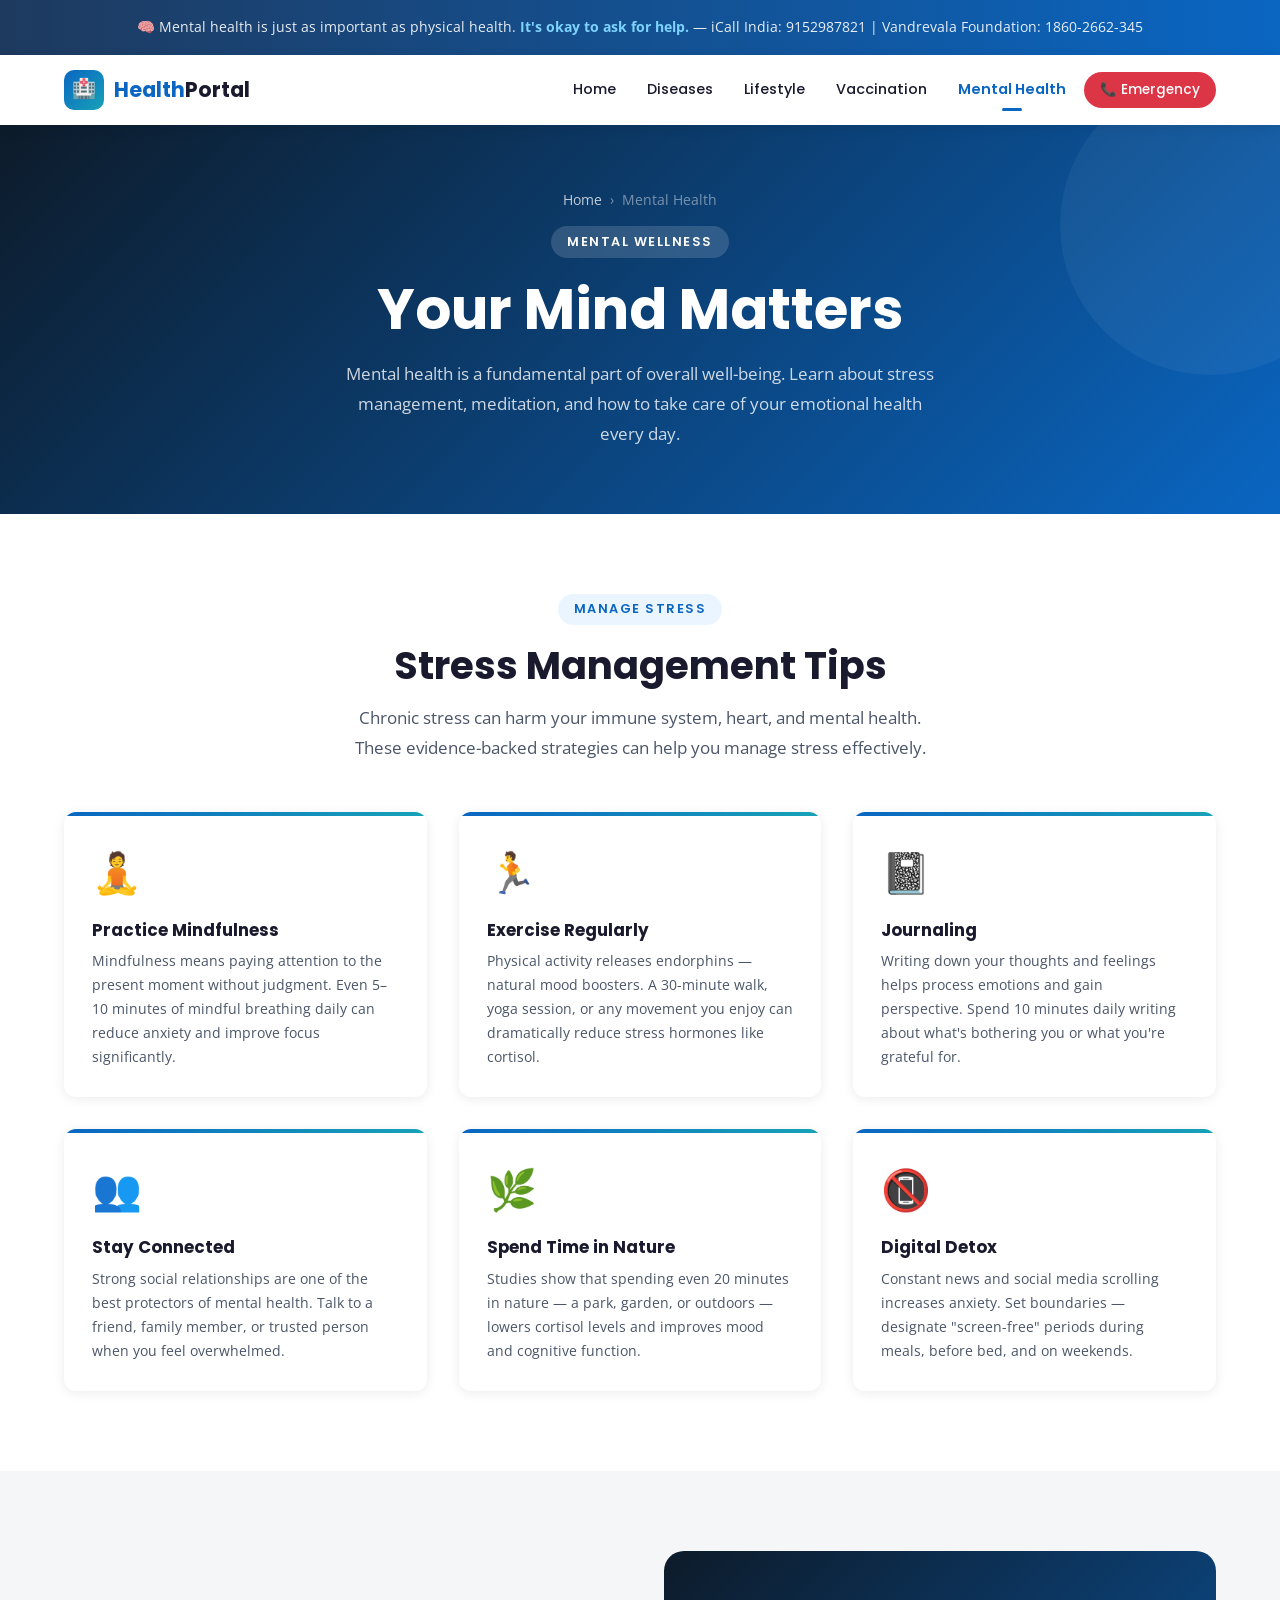
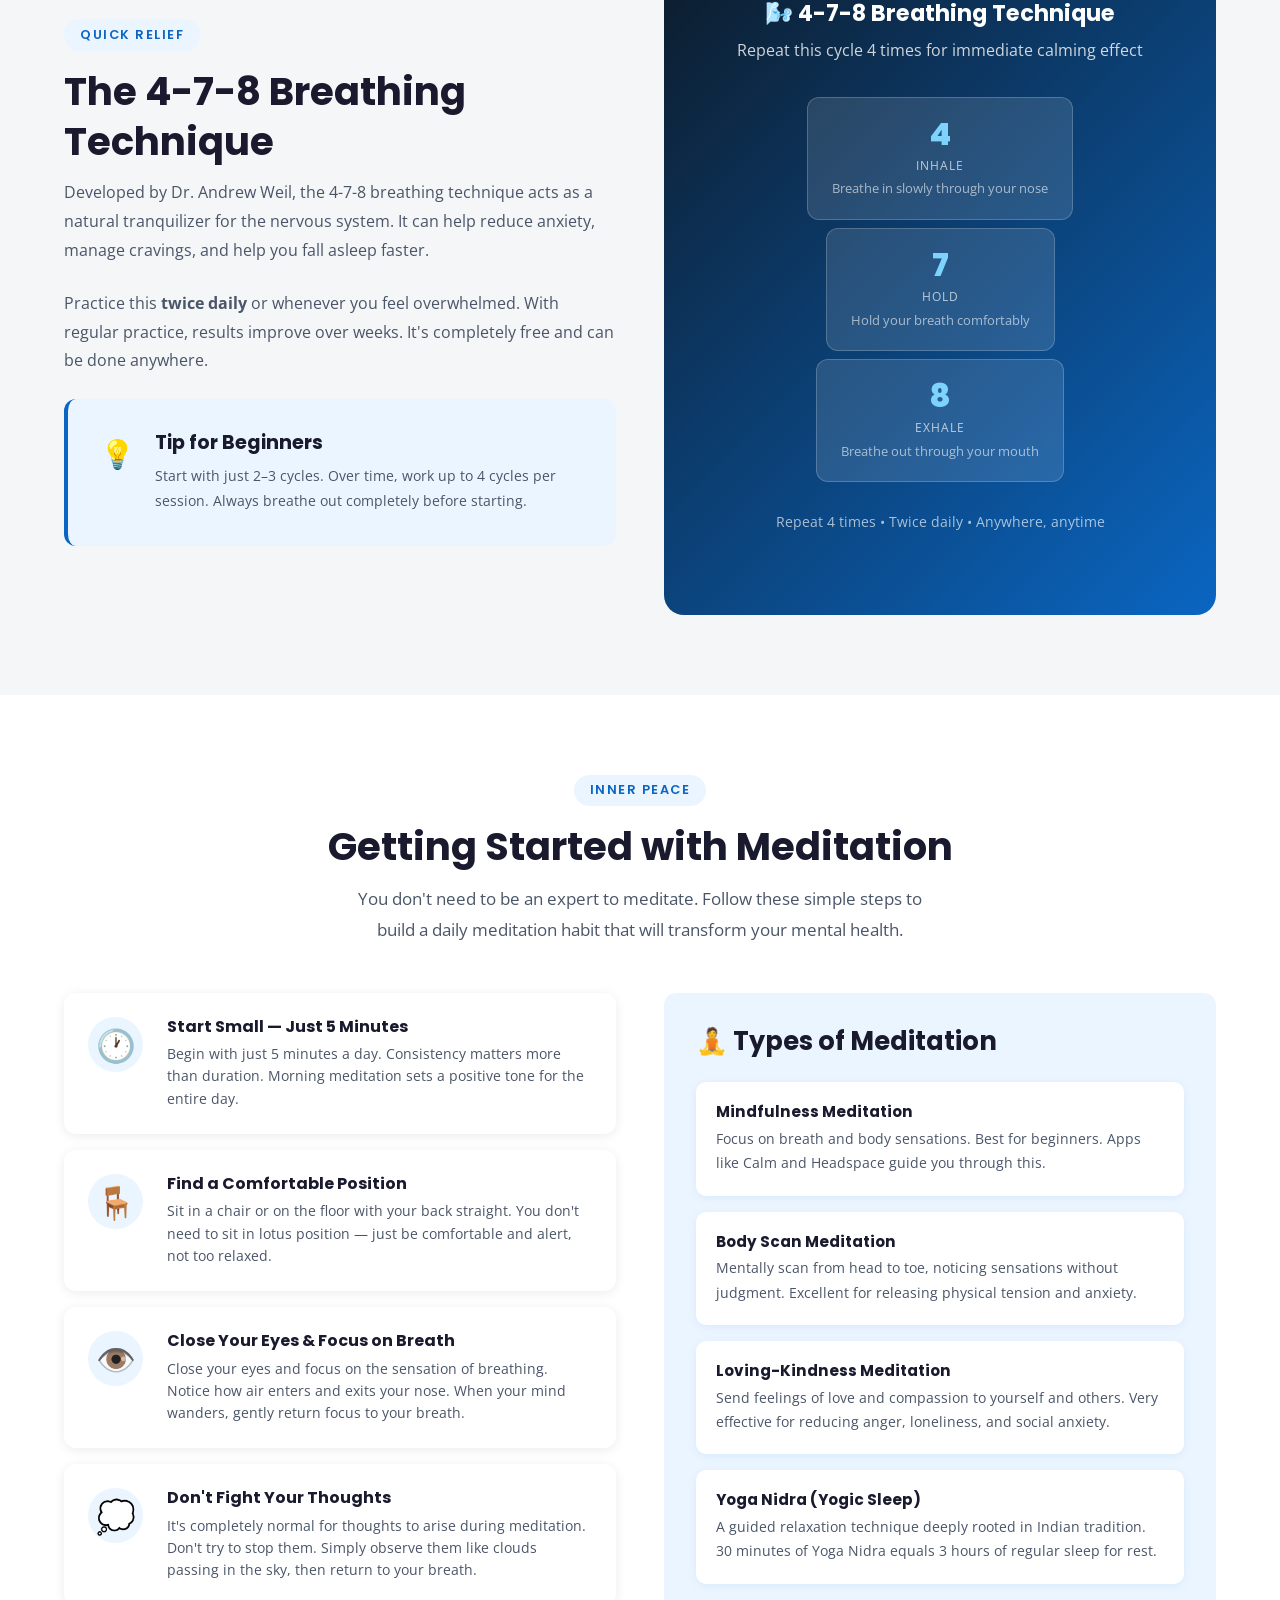
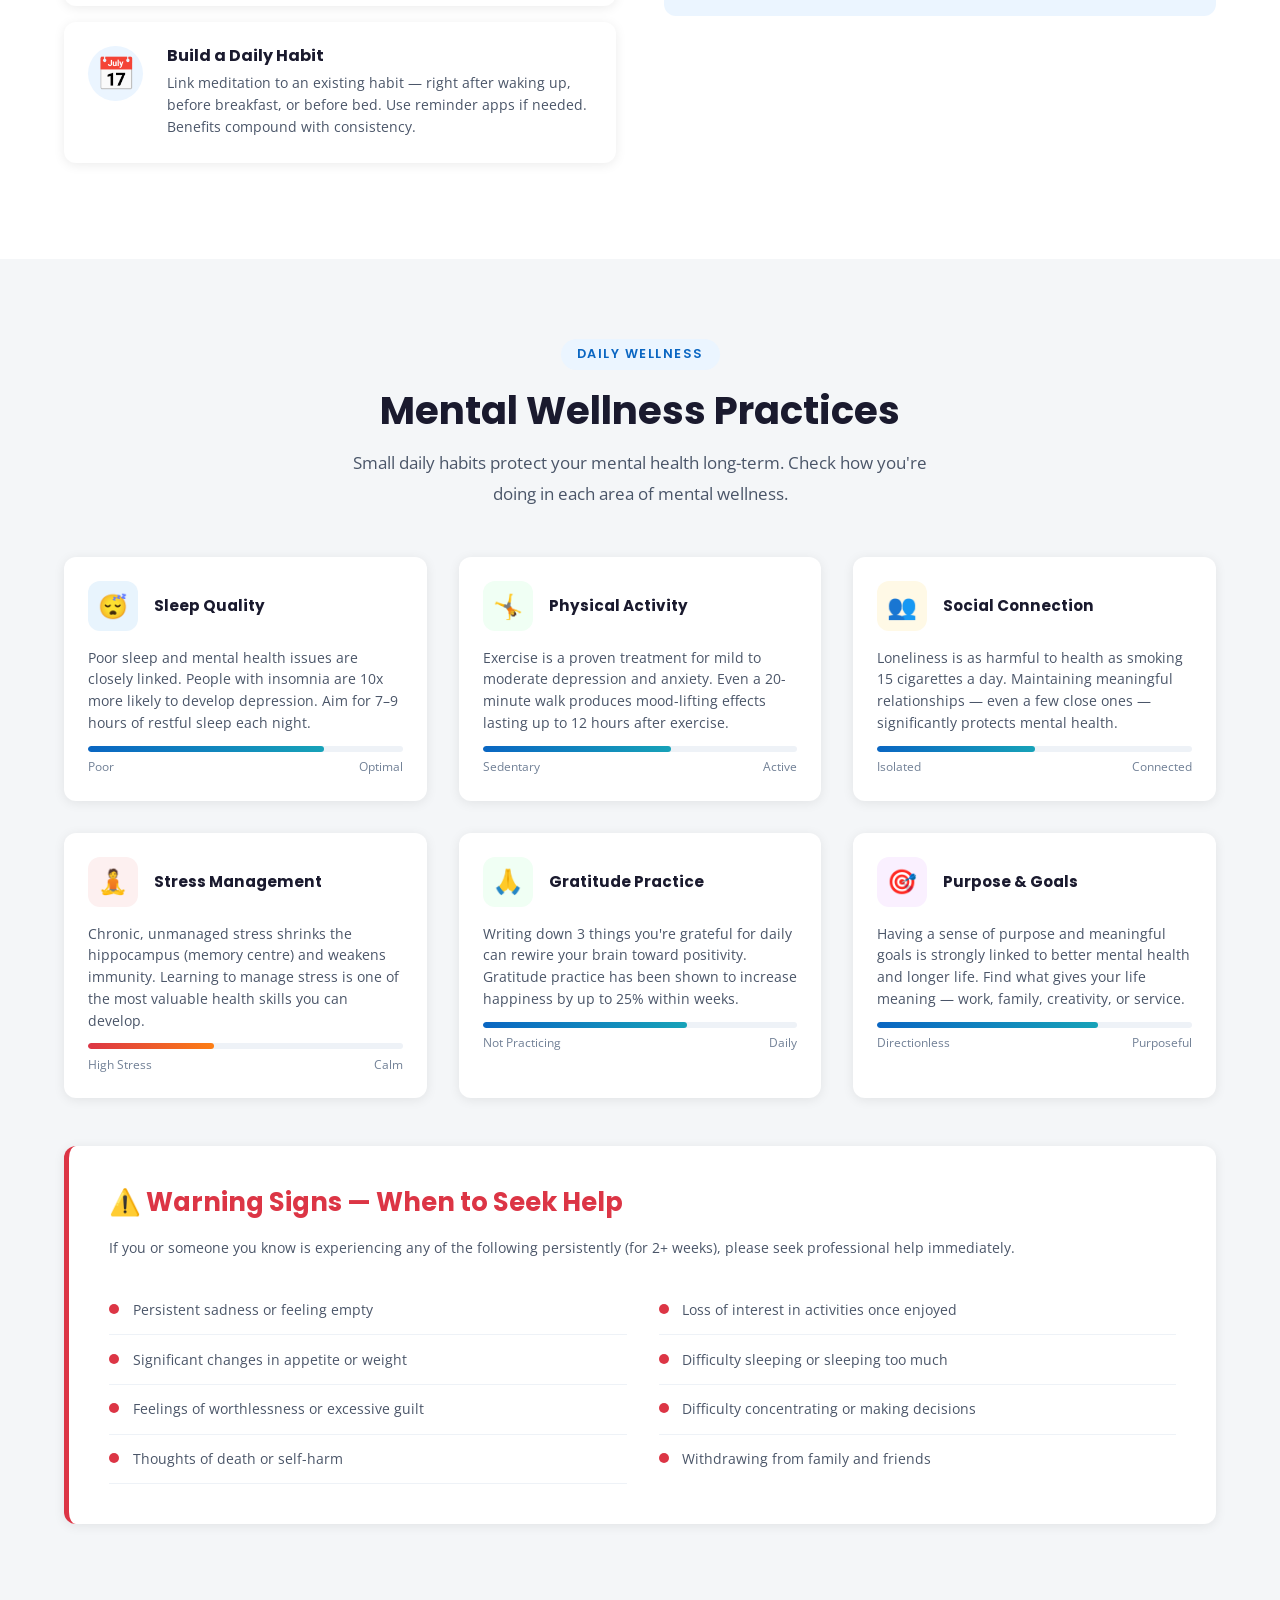
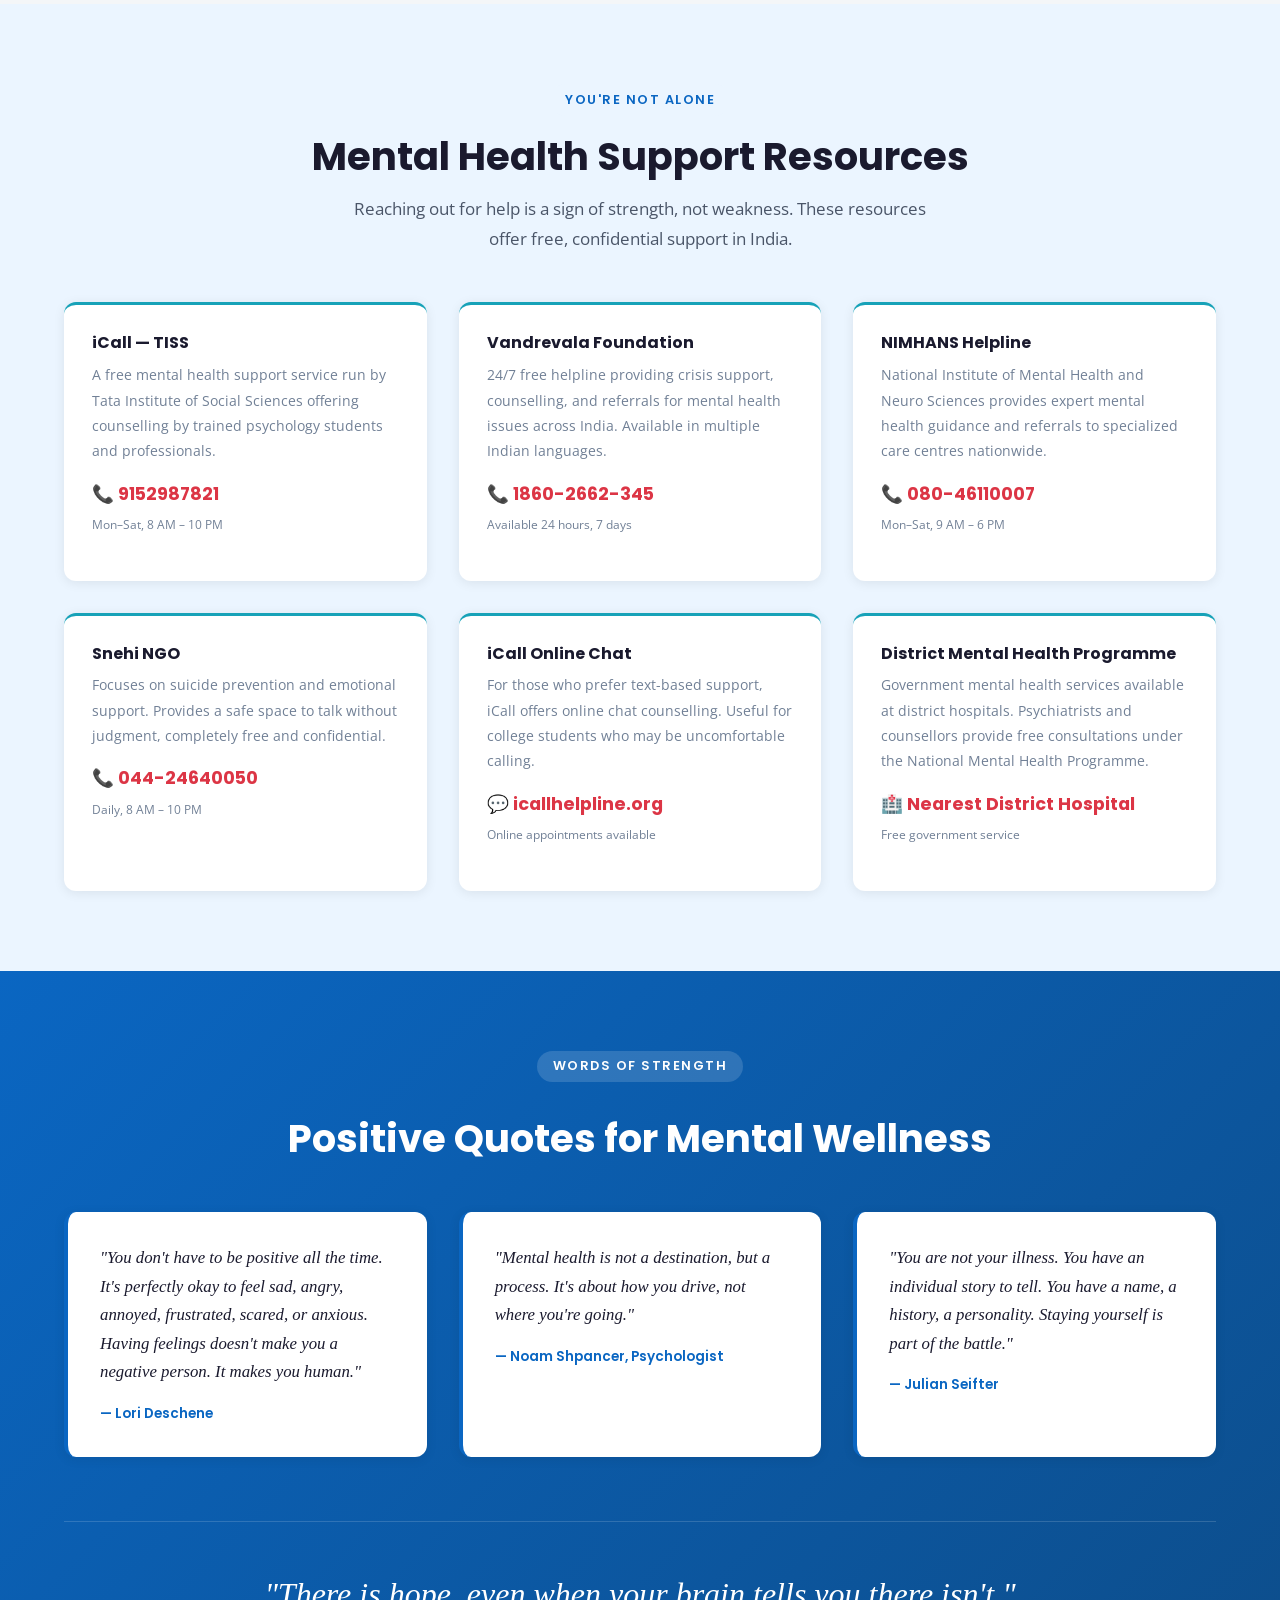
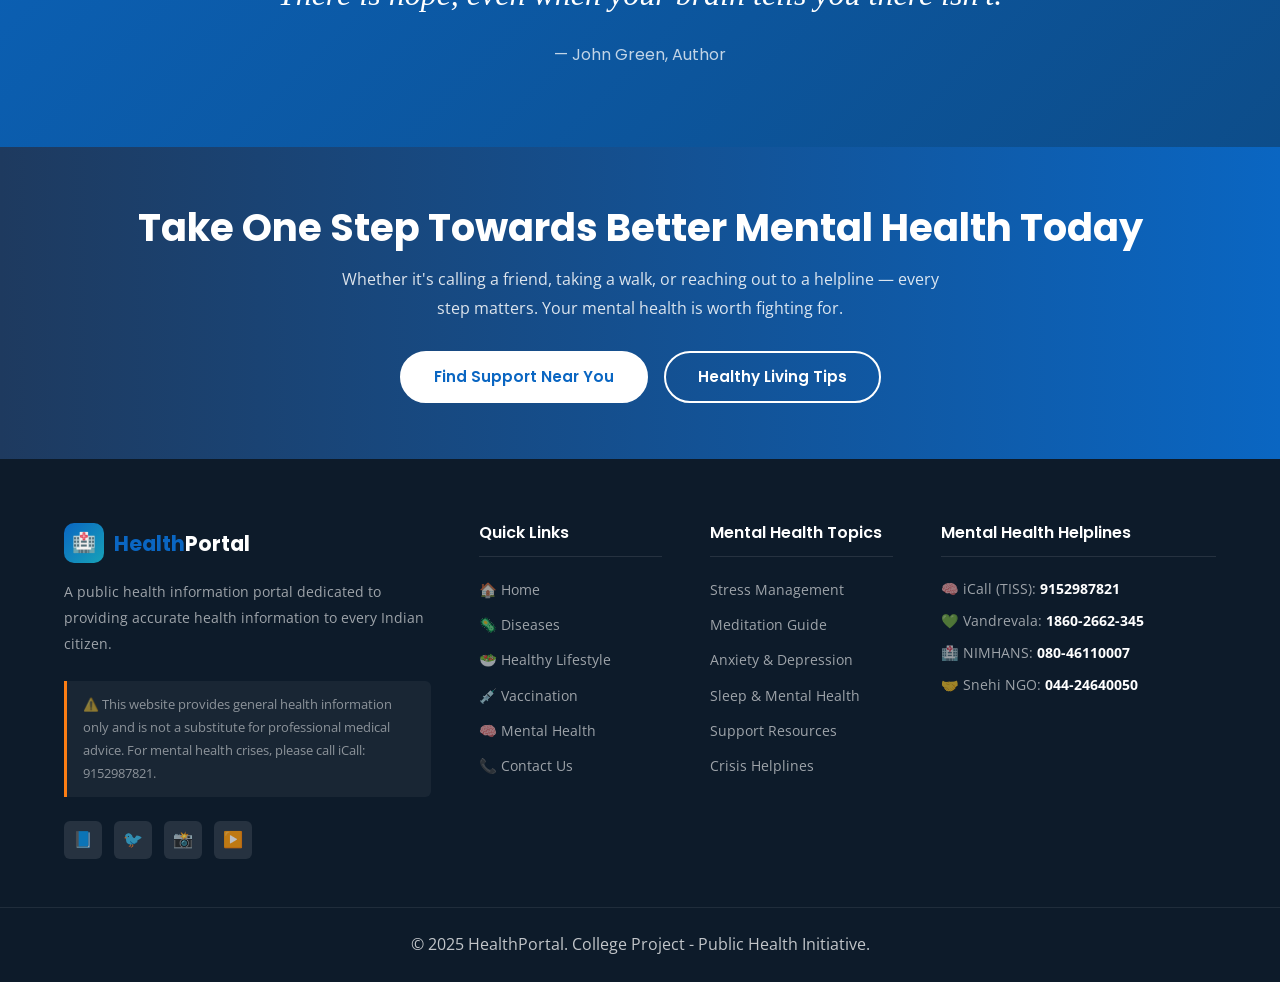
<file: mental-health.html>
<!DOCTYPE html>
<html lang="en">
<head>
  <meta charset="UTF-8" />
  <meta name="viewport" content="width=device-width, initial-scale=1.0" />
  <meta name="description" content="Mental Health Awareness - Stress management, meditation, wellness cards, support resources and positive quotes." />
  <title>Mental Health - HealthPortal</title>
  <link rel="preconnect" href="https://fonts.googleapis.com" />
  <link rel="preconnect" href="https://fonts.gstatic.com" crossorigin />
  <link href="https://fonts.googleapis.com/css2?family=Poppins:wght@300;400;500;600;700;800&family=Open+Sans:wght@300;400;600;700&display=swap" rel="stylesheet" />
  <link rel="stylesheet" href="style.css" />
  <style>
    /* Awareness banner at top */
    .mh-awareness-banner {
      background: linear-gradient(90deg, #1e3a5f, #0A66C2);
      padding: 0.9rem 0;
      text-align: center;
    }
    .mh-awareness-banner p {
      color: rgba(255,255,255,0.9);
      font-size: 0.9rem;
      margin: 0;
    }
    .mh-awareness-banner strong { color: #7dd3fc; }

    /* Stress tip cards with numbered icons */
    .stress-tip {
      background: var(--bg-white);
      border-radius: var(--radius-md);
      padding: 1.75rem;
      box-shadow: var(--shadow-card);
      transition: var(--transition);
      position: relative;
      overflow: hidden;
    }
    .stress-tip:hover { transform: translateY(-5px); box-shadow: var(--shadow-lg); }
    .stress-tip::before {
      content: '';
      position: absolute;
      top: 0; left: 0; right: 0;
      height: 4px;
      background: linear-gradient(90deg, var(--primary-blue), var(--accent-teal));
    }
    .stress-tip .tip-icon-large { font-size: 2.5rem; margin-bottom: 1rem; display: block; }
    .stress-tip h3 { font-size: 1.05rem; margin-bottom: 0.5rem; }
    .stress-tip p { font-size: 0.88rem; color: var(--text-medium); margin: 0; line-height: 1.7; }

    /* Breathing exercise visual */
    .breathing-card {
      background: linear-gradient(135deg, #0d1b2a, var(--primary-blue));
      border-radius: var(--radius-lg);
      padding: 3rem 2.5rem;
      text-align: center;
      color: white;
    }
    .breathing-card h3 { color: white; font-size: 1.4rem; margin-bottom: 0.5rem; }
    .breathing-card p { color: rgba(255,255,255,0.8); margin-bottom: 2rem; }
    .breathing-steps {
      display: flex;
      justify-content: center;
      gap: 0.5rem;
      flex-wrap: wrap;
    }
    .breath-step {
      background: rgba(255,255,255,0.12);
      border: 1.5px solid rgba(255,255,255,0.2);
      border-radius: var(--radius-md);
      padding: 1.25rem 1.5rem;
      min-width: 130px;
      text-align: center;
    }
    .breath-step .num {
      font-family: var(--font-primary);
      font-size: 2rem;
      font-weight: 800;
      color: #7dd3fc;
      line-height: 1;
      margin-bottom: 0.4rem;
    }
    .breath-step .label {
      font-size: 0.75rem;
      text-transform: uppercase;
      letter-spacing: 1px;
      color: rgba(255,255,255,0.7);
      margin-bottom: 0.2rem;
    }
    .breath-step .desc { font-size: 0.8rem; color: rgba(255,255,255,0.6); }

    /* Meditation steps */
    .meditation-step {
      display: flex;
      gap: 1.5rem;
      align-items: flex-start;
      padding: 1.5rem;
      background: var(--bg-white);
      border-radius: var(--radius-md);
      box-shadow: var(--shadow-card);
      transition: var(--transition);
      margin-bottom: 1rem;
    }
    .meditation-step:hover { transform: translateX(6px); box-shadow: var(--shadow-md); }
    .meditation-step .step-icon {
      font-size: 2rem;
      flex-shrink: 0;
      width: 55px;
      height: 55px;
      background: var(--bg-light-blue);
      border-radius: 50%;
      display: flex;
      align-items: center;
      justify-content: center;
    }
    .meditation-step h4 { font-size: 1rem; margin-bottom: 0.35rem; }
    .meditation-step p { font-size: 0.87rem; color: var(--text-medium); margin: 0; line-height: 1.6; }

    /* Wellness score card */
    .wellness-check-card {
      background: var(--bg-white);
      border-radius: var(--radius-md);
      padding: 1.5rem;
      box-shadow: var(--shadow-card);
      transition: var(--transition);
    }
    .wellness-check-card:hover { transform: translateY(-4px); box-shadow: var(--shadow-md); }
    .wellness-check-header { display: flex; align-items: center; gap: 1rem; margin-bottom: 1rem; }
    .wellness-check-icon {
      width: 50px; height: 50px;
      border-radius: var(--radius-md);
      display: flex; align-items: center; justify-content: center;
      font-size: 1.5rem;
      flex-shrink: 0;
    }
    .wellness-check-card h4 { font-size: 0.95rem; color: var(--text-dark); }
    .wellness-check-card p { font-size: 0.85rem; color: var(--text-medium); line-height: 1.6; margin-bottom: 0.75rem; }
    .wellness-bar { height: 6px; background: #eef2f7; border-radius: 3px; overflow: hidden; }
    .wellness-bar-fill { height: 100%; border-radius: 3px; background: linear-gradient(90deg, var(--primary-blue), var(--accent-teal)); }
    .wellness-bar-label { display: flex; justify-content: space-between; font-size: 0.75rem; color: var(--text-light); margin-top: 0.35rem; }

    /* Quote cards */
    .quote-card {
      background: var(--bg-white);
      border-radius: var(--radius-md);
      padding: 2rem;
      box-shadow: var(--shadow-card);
      border-left: 4px solid var(--primary-blue);
      transition: var(--transition);
    }
    .quote-card:hover { transform: translateY(-4px); box-shadow: var(--shadow-md); }
    .quote-text {
      font-size: 1.05rem;
      font-style: italic;
      color: var(--text-dark);
      line-height: 1.7;
      margin-bottom: 1rem;
      font-family: Georgia, serif;
    }
    .quote-author { font-family: var(--font-primary); font-size: 0.85rem; font-weight: 600; color: var(--primary-blue); }

    /* Warning signs checklist */
    .warning-sign {
      display: flex;
      align-items: flex-start;
      gap: 0.85rem;
      padding: 0.85rem 0;
      border-bottom: 1px solid #eef2f7;
    }
    .warning-sign:last-child { border-bottom: none; }
    .warning-sign .dot {
      width: 10px; height: 10px;
      border-radius: 50%;
      background: var(--accent-red);
      flex-shrink: 0;
      margin-top: 5px;
    }
    .warning-sign p { font-size: 0.9rem; color: var(--text-medium); margin: 0; line-height: 1.5; }
  </style>
</head>
<body>

  <!-- ===== MENTAL HEALTH AWARENESS BANNER ===== -->
  <div class="mh-awareness-banner" role="alert">
    <div class="container">
      <p>🧠 Mental health is just as important as physical health. <strong>It's okay to ask for help.</strong> — iCall India: 9152987821 | Vandrevala Foundation: 1860-2662-345</p>
    </div>
  </div>

  <!-- ===== NAVBAR ===== -->
  <nav class="navbar" role="navigation" aria-label="Main Navigation">
    <div class="container">
      <a href="index.html" class="nav-logo">
        <div class="logo-icon">🏥</div>
        <span><strong>Health</strong>Portal</span>
      </a>
      <div class="nav-toggle" tabindex="0" role="button" aria-label="Toggle navigation">
        <span></span><span></span><span></span>
      </div>
      <div class="nav-links">
        <a href="index.html">Home</a>
        <a href="diseases.html">Diseases</a>
        <a href="lifestyle.html">Lifestyle</a>
        <a href="vaccination.html">Vaccination</a>
        <a href="mental-health.html" class="active">Mental Health</a>
        <a href="contact.html" class="nav-emergency">📞 Emergency</a>
      </div>
    </div>
  </nav>

  <!-- ===== PAGE HEADER ===== -->
  <header class="page-header">
    <div class="container">
      <nav class="breadcrumb" aria-label="Breadcrumb">
        <a href="index.html">Home</a><span>›</span><span>Mental Health</span>
      </nav>
      <span class="section-label" style="background:rgba(255,255,255,0.15);color:white;">Mental Wellness</span>
      <h1>Your Mind Matters</h1>
      <p>Mental health is a fundamental part of overall well-being. Learn about stress management, meditation, and how to take care of your emotional health every day.</p>
    </div>
  </header>

  <main>

    <!-- ===== STRESS MANAGEMENT TIPS ===== -->
    <section class="section bg-white" aria-labelledby="stress-heading">
      <div class="container">
        <div class="text-center mb-3">
          <span class="section-label">Manage Stress</span>
          <h2 class="section-title" id="stress-heading">Stress Management Tips</h2>
          <p class="section-subtitle">Chronic stress can harm your immune system, heart, and mental health. These evidence-backed strategies can help you manage stress effectively.</p>
        </div>

        <div class="grid grid-3">

          <div class="stress-tip">
            <span class="tip-icon-large">🧘</span>
            <h3>Practice Mindfulness</h3>
            <p>Mindfulness means paying attention to the present moment without judgment. Even 5–10 minutes of mindful breathing daily can reduce anxiety and improve focus significantly.</p>
          </div>

          <div class="stress-tip">
            <span class="tip-icon-large">🏃</span>
            <h3>Exercise Regularly</h3>
            <p>Physical activity releases endorphins — natural mood boosters. A 30-minute walk, yoga session, or any movement you enjoy can dramatically reduce stress hormones like cortisol.</p>
          </div>

          <div class="stress-tip">
            <span class="tip-icon-large">📓</span>
            <h3>Journaling</h3>
            <p>Writing down your thoughts and feelings helps process emotions and gain perspective. Spend 10 minutes daily writing about what's bothering you or what you're grateful for.</p>
          </div>

          <div class="stress-tip">
            <span class="tip-icon-large">👥</span>
            <h3>Stay Connected</h3>
            <p>Strong social relationships are one of the best protectors of mental health. Talk to a friend, family member, or trusted person when you feel overwhelmed.</p>
          </div>

          <div class="stress-tip">
            <span class="tip-icon-large">🌿</span>
            <h3>Spend Time in Nature</h3>
            <p>Studies show that spending even 20 minutes in nature — a park, garden, or outdoors — lowers cortisol levels and improves mood and cognitive function.</p>
          </div>

          <div class="stress-tip">
            <span class="tip-icon-large">📵</span>
            <h3>Digital Detox</h3>
            <p>Constant news and social media scrolling increases anxiety. Set boundaries — designate "screen-free" periods during meals, before bed, and on weekends.</p>
          </div>

        </div>
      </div>
    </section>

    <!-- ===== BREATHING EXERCISE ===== -->
    <section class="section bg-gray">
      <div class="container">
        <div class="grid grid-2" style="gap:3rem;align-items:center;">
          <div>
            <span class="section-label">Quick Relief</span>
            <h2 class="section-title">The 4-7-8 Breathing Technique</h2>
            <p style="color:var(--text-medium);line-height:1.8;margin-bottom:1.5rem;">
              Developed by Dr. Andrew Weil, the 4-7-8 breathing technique acts as a natural tranquilizer for the nervous system. It can help reduce anxiety, manage cravings, and help you fall asleep faster.
            </p>
            <p style="color:var(--text-medium);line-height:1.8;margin-bottom:1.5rem;">
              Practice this <strong>twice daily</strong> or whenever you feel overwhelmed. With regular practice, results improve over weeks. It's completely free and can be done anywhere.
            </p>
            <div class="info-box">
              <div class="icon">💡</div>
              <div>
                <h4>Tip for Beginners</h4>
                <p style="margin:0;font-size:0.9rem;">Start with just 2–3 cycles. Over time, work up to 4 cycles per session. Always breathe out completely before starting.</p>
              </div>
            </div>
          </div>

          <div class="breathing-card" role="figure" aria-label="4-7-8 breathing technique steps">
            <h3>🌬️ 4-7-8 Breathing Technique</h3>
            <p>Repeat this cycle 4 times for immediate calming effect</p>
            <div class="breathing-steps">
              <div class="breath-step">
                <div class="num">4</div>
                <div class="label">Inhale</div>
                <div class="desc">Breathe in slowly through your nose</div>
              </div>
              <div class="breath-step">
                <div class="num">7</div>
                <div class="label">Hold</div>
                <div class="desc">Hold your breath comfortably</div>
              </div>
              <div class="breath-step">
                <div class="num">8</div>
                <div class="label">Exhale</div>
                <div class="desc">Breathe out through your mouth</div>
              </div>
            </div>
            <p style="margin-top:1.75rem;font-size:0.85rem;color:rgba(255,255,255,0.65);">Repeat 4 times • Twice daily • Anywhere, anytime</p>
          </div>
        </div>
      </div>
    </section>

    <!-- ===== MEDITATION SECTION ===== -->
    <section class="section bg-white" aria-labelledby="meditation-heading">
      <div class="container">
        <div class="text-center mb-3">
          <span class="section-label">Inner Peace</span>
          <h2 class="section-title" id="meditation-heading">Getting Started with Meditation</h2>
          <p class="section-subtitle">You don't need to be an expert to meditate. Follow these simple steps to build a daily meditation habit that will transform your mental health.</p>
        </div>

        <div class="grid grid-2" style="gap:3rem;align-items:start;">
          <div>
            <div class="meditation-step">
              <div class="step-icon">🕐</div>
              <div>
                <h4>Start Small — Just 5 Minutes</h4>
                <p>Begin with just 5 minutes a day. Consistency matters more than duration. Morning meditation sets a positive tone for the entire day.</p>
              </div>
            </div>
            <div class="meditation-step">
              <div class="step-icon">🪑</div>
              <div>
                <h4>Find a Comfortable Position</h4>
                <p>Sit in a chair or on the floor with your back straight. You don't need to sit in lotus position — just be comfortable and alert, not too relaxed.</p>
              </div>
            </div>
            <div class="meditation-step">
              <div class="step-icon">👁️</div>
              <div>
                <h4>Close Your Eyes & Focus on Breath</h4>
                <p>Close your eyes and focus on the sensation of breathing. Notice how air enters and exits your nose. When your mind wanders, gently return focus to your breath.</p>
              </div>
            </div>
            <div class="meditation-step">
              <div class="step-icon">💭</div>
              <div>
                <h4>Don't Fight Your Thoughts</h4>
                <p>It's completely normal for thoughts to arise during meditation. Don't try to stop them. Simply observe them like clouds passing in the sky, then return to your breath.</p>
              </div>
            </div>
            <div class="meditation-step">
              <div class="step-icon">📅</div>
              <div>
                <h4>Build a Daily Habit</h4>
                <p>Link meditation to an existing habit — right after waking up, before breakfast, or before bed. Use reminder apps if needed. Benefits compound with consistency.</p>
              </div>
            </div>
          </div>

          <div>
            <!-- Types of meditation -->
            <div style="background:var(--bg-light-blue);border-radius:var(--radius-md);padding:2rem;">
              <h3 style="margin-bottom:1.5rem;">🧘 Types of Meditation</h3>
              <div style="display:flex;flex-direction:column;gap:1rem;">
                <div style="background:white;border-radius:10px;padding:1.25rem;box-shadow:var(--shadow-sm);">
                  <h4 style="font-size:0.95rem;margin-bottom:0.3rem;">Mindfulness Meditation</h4>
                  <p style="font-size:0.85rem;margin:0;color:var(--text-medium);">Focus on breath and body sensations. Best for beginners. Apps like Calm and Headspace guide you through this.</p>
                </div>
                <div style="background:white;border-radius:10px;padding:1.25rem;box-shadow:var(--shadow-sm);">
                  <h4 style="font-size:0.95rem;margin-bottom:0.3rem;">Body Scan Meditation</h4>
                  <p style="font-size:0.85rem;margin:0;color:var(--text-medium);">Mentally scan from head to toe, noticing sensations without judgment. Excellent for releasing physical tension and anxiety.</p>
                </div>
                <div style="background:white;border-radius:10px;padding:1.25rem;box-shadow:var(--shadow-sm);">
                  <h4 style="font-size:0.95rem;margin-bottom:0.3rem;">Loving-Kindness Meditation</h4>
                  <p style="font-size:0.85rem;margin:0;color:var(--text-medium);">Send feelings of love and compassion to yourself and others. Very effective for reducing anger, loneliness, and social anxiety.</p>
                </div>
                <div style="background:white;border-radius:10px;padding:1.25rem;box-shadow:var(--shadow-sm);">
                  <h4 style="font-size:0.95rem;margin-bottom:0.3rem;">Yoga Nidra (Yogic Sleep)</h4>
                  <p style="font-size:0.85rem;margin:0;color:var(--text-medium);">A guided relaxation technique deeply rooted in Indian tradition. 30 minutes of Yoga Nidra equals 3 hours of regular sleep for rest.</p>
                </div>
              </div>
            </div>
          </div>
        </div>
      </div>
    </section>

    <!-- ===== MENTAL WELLNESS CARDS ===== -->
    <section class="section bg-gray" aria-labelledby="wellness-heading">
      <div class="container">
        <div class="text-center mb-3">
          <span class="section-label">Daily Wellness</span>
          <h2 class="section-title" id="wellness-heading">Mental Wellness Practices</h2>
          <p class="section-subtitle">Small daily habits protect your mental health long-term. Check how you're doing in each area of mental wellness.</p>
        </div>

        <div class="grid grid-3">

          <div class="wellness-check-card">
            <div class="wellness-check-header">
              <div class="wellness-check-icon" style="background:#e8f4fd;">😴</div>
              <h4>Sleep Quality</h4>
            </div>
            <p>Poor sleep and mental health issues are closely linked. People with insomnia are 10x more likely to develop depression. Aim for 7–9 hours of restful sleep each night.</p>
            <div class="wellness-bar"><div class="wellness-bar-fill" style="width:75%;"></div></div>
            <div class="wellness-bar-label"><span>Poor</span><span>Optimal</span></div>
          </div>

          <div class="wellness-check-card">
            <div class="wellness-check-header">
              <div class="wellness-check-icon" style="background:#f0fff4;">🤸</div>
              <h4>Physical Activity</h4>
            </div>
            <p>Exercise is a proven treatment for mild to moderate depression and anxiety. Even a 20-minute walk produces mood-lifting effects lasting up to 12 hours after exercise.</p>
            <div class="wellness-bar"><div class="wellness-bar-fill" style="width:60%;"></div></div>
            <div class="wellness-bar-label"><span>Sedentary</span><span>Active</span></div>
          </div>

          <div class="wellness-check-card">
            <div class="wellness-check-header">
              <div class="wellness-check-icon" style="background:#fff9e6;">👥</div>
              <h4>Social Connection</h4>
            </div>
            <p>Loneliness is as harmful to health as smoking 15 cigarettes a day. Maintaining meaningful relationships — even a few close ones — significantly protects mental health.</p>
            <div class="wellness-bar"><div class="wellness-bar-fill" style="width:50%;"></div></div>
            <div class="wellness-bar-label"><span>Isolated</span><span>Connected</span></div>
          </div>

          <div class="wellness-check-card">
            <div class="wellness-check-header">
              <div class="wellness-check-icon" style="background:#fdf0f0;">🧘</div>
              <h4>Stress Management</h4>
            </div>
            <p>Chronic, unmanaged stress shrinks the hippocampus (memory centre) and weakens immunity. Learning to manage stress is one of the most valuable health skills you can develop.</p>
            <div class="wellness-bar"><div class="wellness-bar-fill" style="width:40%;background:linear-gradient(90deg,var(--accent-red),var(--accent-orange));"></div></div>
            <div class="wellness-bar-label"><span>High Stress</span><span>Calm</span></div>
          </div>

          <div class="wellness-check-card">
            <div class="wellness-check-header">
              <div class="wellness-check-icon" style="background:#f0fff4;">🙏</div>
              <h4>Gratitude Practice</h4>
            </div>
            <p>Writing down 3 things you're grateful for daily can rewire your brain toward positivity. Gratitude practice has been shown to increase happiness by up to 25% within weeks.</p>
            <div class="wellness-bar"><div class="wellness-bar-fill" style="width:65%;"></div></div>
            <div class="wellness-bar-label"><span>Not Practicing</span><span>Daily</span></div>
          </div>

          <div class="wellness-check-card">
            <div class="wellness-check-header">
              <div class="wellness-check-icon" style="background:#faf0ff;">🎯</div>
              <h4>Purpose & Goals</h4>
            </div>
            <p>Having a sense of purpose and meaningful goals is strongly linked to better mental health and longer life. Find what gives your life meaning — work, family, creativity, or service.</p>
            <div class="wellness-bar"><div class="wellness-bar-fill" style="width:70%;"></div></div>
            <div class="wellness-bar-label"><span>Directionless</span><span>Purposeful</span></div>
          </div>

        </div>

        <!-- Warning signs box -->
        <div style="background:white;border-radius:var(--radius-md);padding:2.5rem;box-shadow:var(--shadow-card);margin-top:3rem;border-left:5px solid var(--accent-red);">
          <h3 style="margin-bottom:1rem;color:var(--accent-red);">⚠️ Warning Signs — When to Seek Help</h3>
          <p style="margin-bottom:1.5rem;font-size:0.9rem;color:var(--text-medium);">If you or someone you know is experiencing any of the following persistently (for 2+ weeks), please seek professional help immediately.</p>
          <div style="display:grid;grid-template-columns:repeat(2,1fr);gap:0 2rem;" class="warning-signs-grid">
            <div class="warning-sign"><div class="dot"></div><p>Persistent sadness or feeling empty</p></div>
            <div class="warning-sign"><div class="dot"></div><p>Loss of interest in activities once enjoyed</p></div>
            <div class="warning-sign"><div class="dot"></div><p>Significant changes in appetite or weight</p></div>
            <div class="warning-sign"><div class="dot"></div><p>Difficulty sleeping or sleeping too much</p></div>
            <div class="warning-sign"><div class="dot"></div><p>Feelings of worthlessness or excessive guilt</p></div>
            <div class="warning-sign"><div class="dot"></div><p>Difficulty concentrating or making decisions</p></div>
            <div class="warning-sign"><div class="dot"></div><p>Thoughts of death or self-harm</p></div>
            <div class="warning-sign"><div class="dot"></div><p>Withdrawing from family and friends</p></div>
          </div>
        </div>
      </div>
    </section>

    <!-- ===== SUPPORT RESOURCES ===== -->
    <section class="section bg-light-blue" aria-labelledby="support-heading">
      <div class="container">
        <div class="text-center mb-3">
          <span class="section-label">You're Not Alone</span>
          <h2 class="section-title" id="support-heading">Mental Health Support Resources</h2>
          <p class="section-subtitle">Reaching out for help is a sign of strength, not weakness. These resources offer free, confidential support in India.</p>
        </div>

        <div class="grid grid-3">

          <div class="support-card">
            <h4>iCall — TISS</h4>
            <p>A free mental health support service run by Tata Institute of Social Sciences offering counselling by trained psychology students and professionals.</p>
            <div class="support-hotline">📞 9152987821</div>
            <p style="font-size:0.78rem;color:var(--text-light);margin-top:0.4rem;">Mon–Sat, 8 AM – 10 PM</p>
          </div>

          <div class="support-card">
            <h4>Vandrevala Foundation</h4>
            <p>24/7 free helpline providing crisis support, counselling, and referrals for mental health issues across India. Available in multiple Indian languages.</p>
            <div class="support-hotline">📞 1860-2662-345</div>
            <p style="font-size:0.78rem;color:var(--text-light);margin-top:0.4rem;">Available 24 hours, 7 days</p>
          </div>

          <div class="support-card">
            <h4>NIMHANS Helpline</h4>
            <p>National Institute of Mental Health and Neuro Sciences provides expert mental health guidance and referrals to specialized care centres nationwide.</p>
            <div class="support-hotline">📞 080-46110007</div>
            <p style="font-size:0.78rem;color:var(--text-light);margin-top:0.4rem;">Mon–Sat, 9 AM – 6 PM</p>
          </div>

          <div class="support-card">
            <h4>Snehi NGO</h4>
            <p>Focuses on suicide prevention and emotional support. Provides a safe space to talk without judgment, completely free and confidential.</p>
            <div class="support-hotline">📞 044-24640050</div>
            <p style="font-size:0.78rem;color:var(--text-light);margin-top:0.4rem;">Daily, 8 AM – 10 PM</p>
          </div>

          <div class="support-card">
            <h4>iCall Online Chat</h4>
            <p>For those who prefer text-based support, iCall offers online chat counselling. Useful for college students who may be uncomfortable calling.</p>
            <div class="support-hotline">💬 icallhelpline.org</div>
            <p style="font-size:0.78rem;color:var(--text-light);margin-top:0.4rem;">Online appointments available</p>
          </div>

          <div class="support-card">
            <h4>District Mental Health Programme</h4>
            <p>Government mental health services available at district hospitals. Psychiatrists and counsellors provide free consultations under the National Mental Health Programme.</p>
            <div class="support-hotline">🏥 Nearest District Hospital</div>
            <p style="font-size:0.78rem;color:var(--text-light);margin-top:0.4rem;">Free government service</p>
          </div>

        </div>
      </div>
    </section>

    <!-- ===== POSITIVE QUOTES SECTION ===== -->
    <section class="quote-section" aria-labelledby="quotes-heading">
      <div class="container">
        <span class="section-label" style="background:rgba(255,255,255,0.15);color:white;margin-bottom:2rem;display:inline-block;">Words of Strength</span>
        <h2 class="section-title" id="quotes-heading" style="color:white;margin-bottom:3rem;">Positive Quotes for Mental Wellness</h2>
        <div class="grid grid-3" style="text-align:left;">
          <div class="quote-card">
            <div class="quote-text">"You don't have to be positive all the time. It's perfectly okay to feel sad, angry, annoyed, frustrated, scared, or anxious. Having feelings doesn't make you a negative person. It makes you human."</div>
            <div class="quote-author">— Lori Deschene</div>
          </div>
          <div class="quote-card">
            <div class="quote-text">"Mental health is not a destination, but a process. It's about how you drive, not where you're going."</div>
            <div class="quote-author">— Noam Shpancer, Psychologist</div>
          </div>
          <div class="quote-card">
            <div class="quote-text">"You are not your illness. You have an individual story to tell. You have a name, a history, a personality. Staying yourself is part of the battle."</div>
            <div class="quote-author">— Julian Seifter</div>
          </div>
        </div>

        <!-- Big central quote -->
        <div style="margin-top:4rem;padding-top:3rem;border-top:1px solid rgba(255,255,255,0.15);">
          <blockquote>"There is hope, even when your brain tells you there isn't."</blockquote>
          <cite>— John Green, Author</cite>
        </div>
      </div>
    </section>

    <!-- ===== CTA ===== -->
    <section class="alert-banner">
      <div class="container">
        <h2>Take One Step Towards Better Mental Health Today</h2>
        <p>Whether it's calling a friend, taking a walk, or reaching out to a helpline — every step matters. Your mental health is worth fighting for.</p>
        <div style="display:flex;gap:1rem;justify-content:center;flex-wrap:wrap;">
          <a href="contact.html" class="btn btn-white">Find Support Near You</a>
          <a href="lifestyle.html" class="btn btn-white-outline">Healthy Living Tips</a>
        </div>
      </div>
    </section>

  </main>

  <!-- ===== FOOTER ===== -->
  <footer class="footer" role="contentinfo">
    <div class="container">
      <div class="footer-grid">
        <div class="footer-brand">
          <a href="index.html" class="nav-logo" style="margin-bottom:1rem;display:inline-flex;">
            <div class="logo-icon">🏥</div>
            <span style="color:white;"><strong>Health</strong>Portal</span>
          </a>
          <p>A public health information portal dedicated to providing accurate health information to every Indian citizen.</p>
          <div class="disclaimer"><p>⚠️ This website provides general health information only and is not a substitute for professional medical advice. For mental health crises, please call iCall: 9152987821.</p></div>
          <div class="social-icons" style="margin-top:1.5rem;">
            <a href="#" class="social-icon" aria-label="Facebook">📘</a>
            <a href="#" class="social-icon" aria-label="Twitter">🐦</a>
            <a href="#" class="social-icon" aria-label="Instagram">📸</a>
            <a href="#" class="social-icon" aria-label="YouTube">▶️</a>
          </div>
        </div>
        <div class="footer-col">
          <h4>Quick Links</h4>
          <ul>
            <li><a href="index.html">🏠 Home</a></li>
            <li><a href="diseases.html">🦠 Diseases</a></li>
            <li><a href="lifestyle.html">🥗 Healthy Lifestyle</a></li>
            <li><a href="vaccination.html">💉 Vaccination</a></li>
            <li><a href="mental-health.html">🧠 Mental Health</a></li>
            <li><a href="contact.html">📞 Contact Us</a></li>
          </ul>
        </div>
        <div class="footer-col">
          <h4>Mental Health Topics</h4>
          <ul>
            <li><a href="#">Stress Management</a></li>
            <li><a href="#">Meditation Guide</a></li>
            <li><a href="#">Anxiety & Depression</a></li>
            <li><a href="#">Sleep & Mental Health</a></li>
            <li><a href="#">Support Resources</a></li>
            <li><a href="#">Crisis Helplines</a></li>
          </ul>
        </div>
        <div class="footer-col">
          <h4>Mental Health Helplines</h4>
          <p>🧠 iCall (TISS): <strong style="color:white;">9152987821</strong></p>
          <p style="margin-top:0.5rem;">💚 Vandrevala: <strong style="color:white;">1860-2662-345</strong></p>
          <p style="margin-top:0.5rem;">🏥 NIMHANS: <strong style="color:white;">080-46110007</strong></p>
          <p style="margin-top:0.5rem;">🤝 Snehi NGO: <strong style="color:white;">044-24640050</strong></p>
        </div>
      </div>
    </div>
    <div class="footer-bottom">
      <div class="container">
        <p><center>© 2025 HealthPortal. College Project - Public Health Initiative.</center></p>
      </div>
    </div>
  </footer>

</body>
</html>
</file>
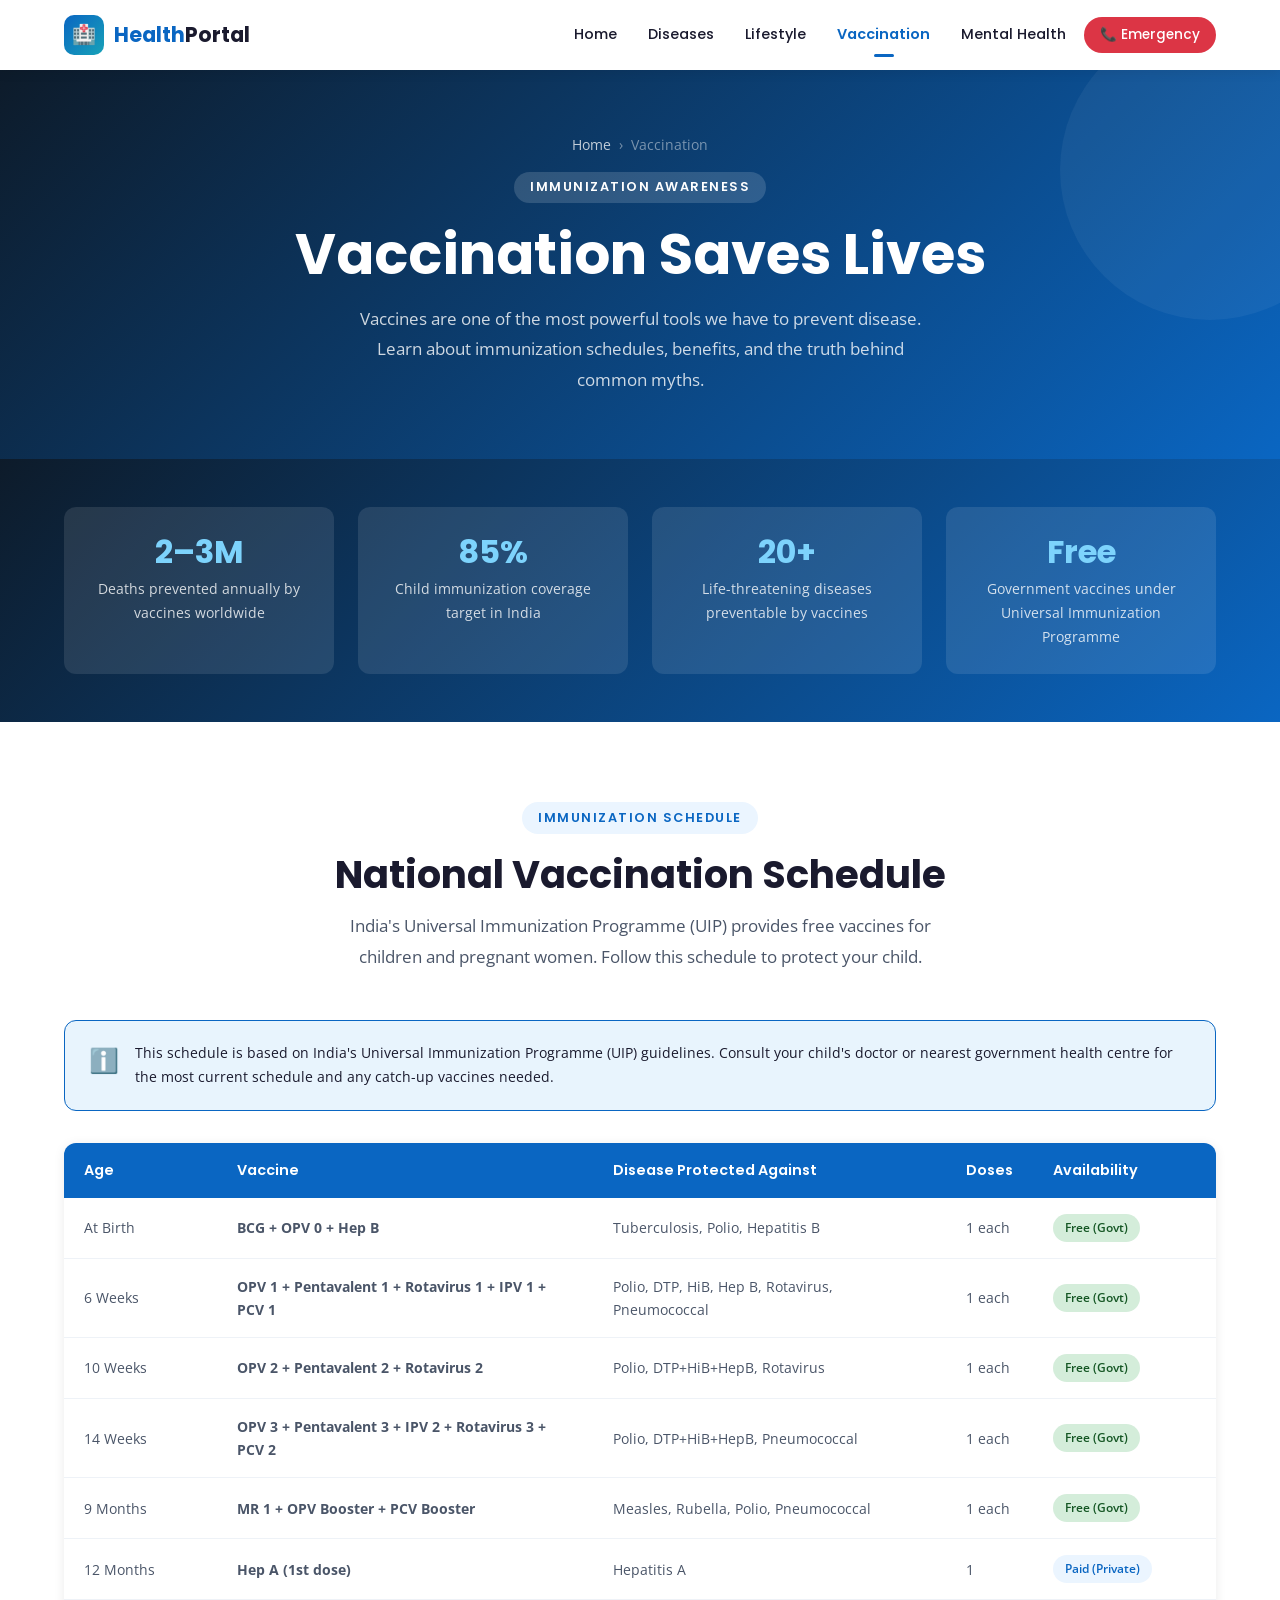
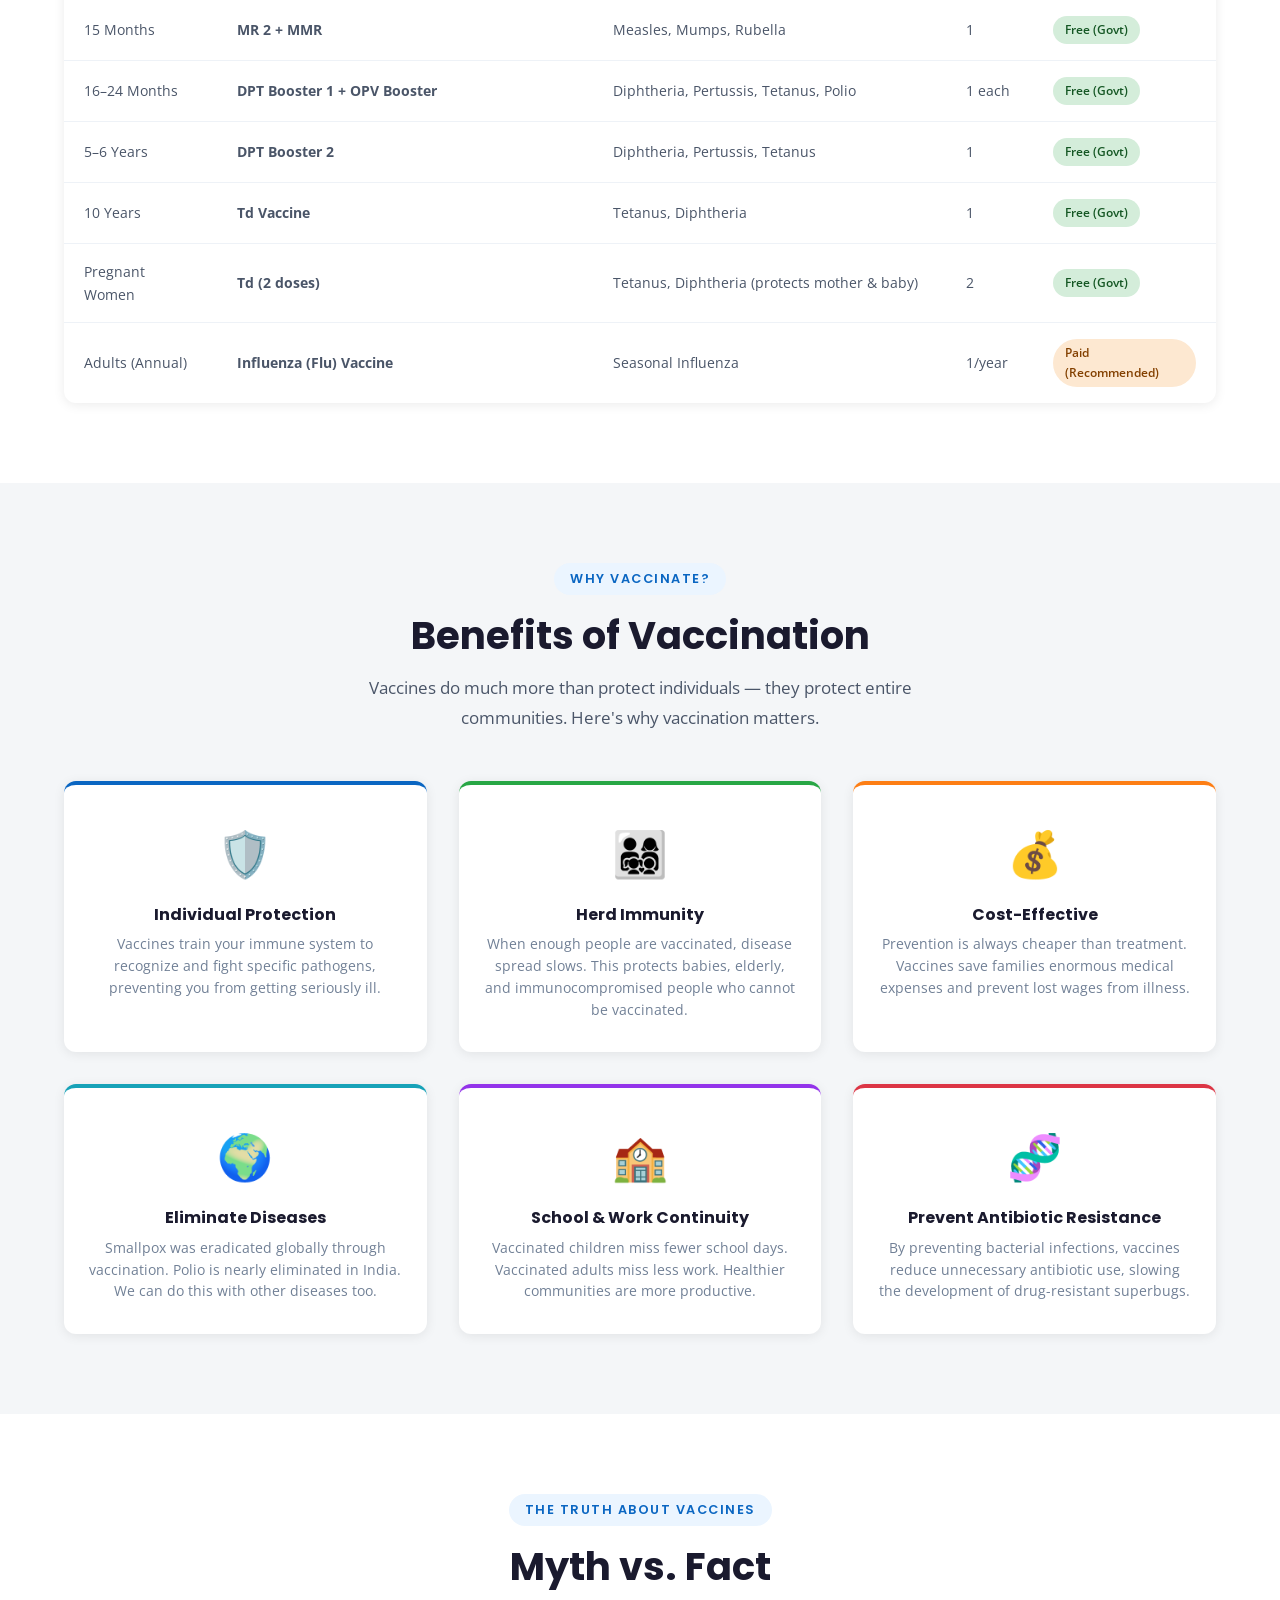
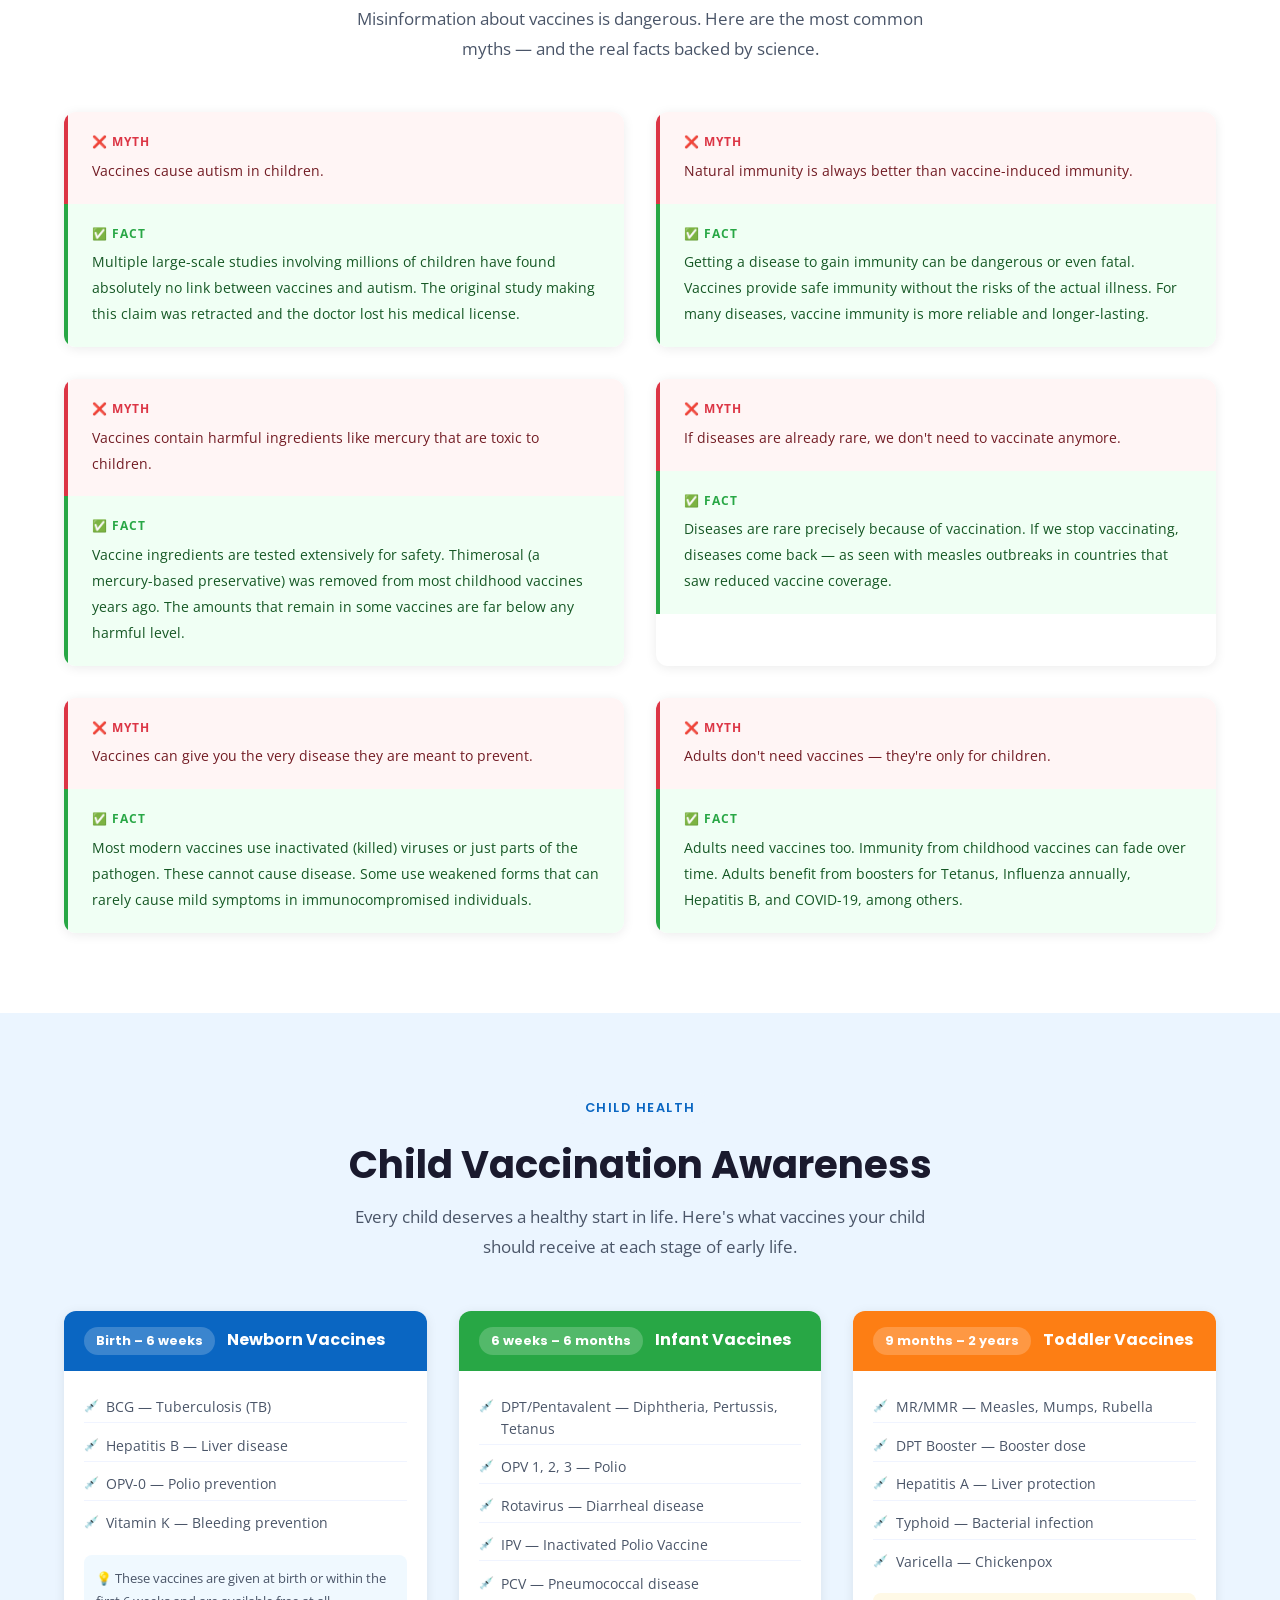
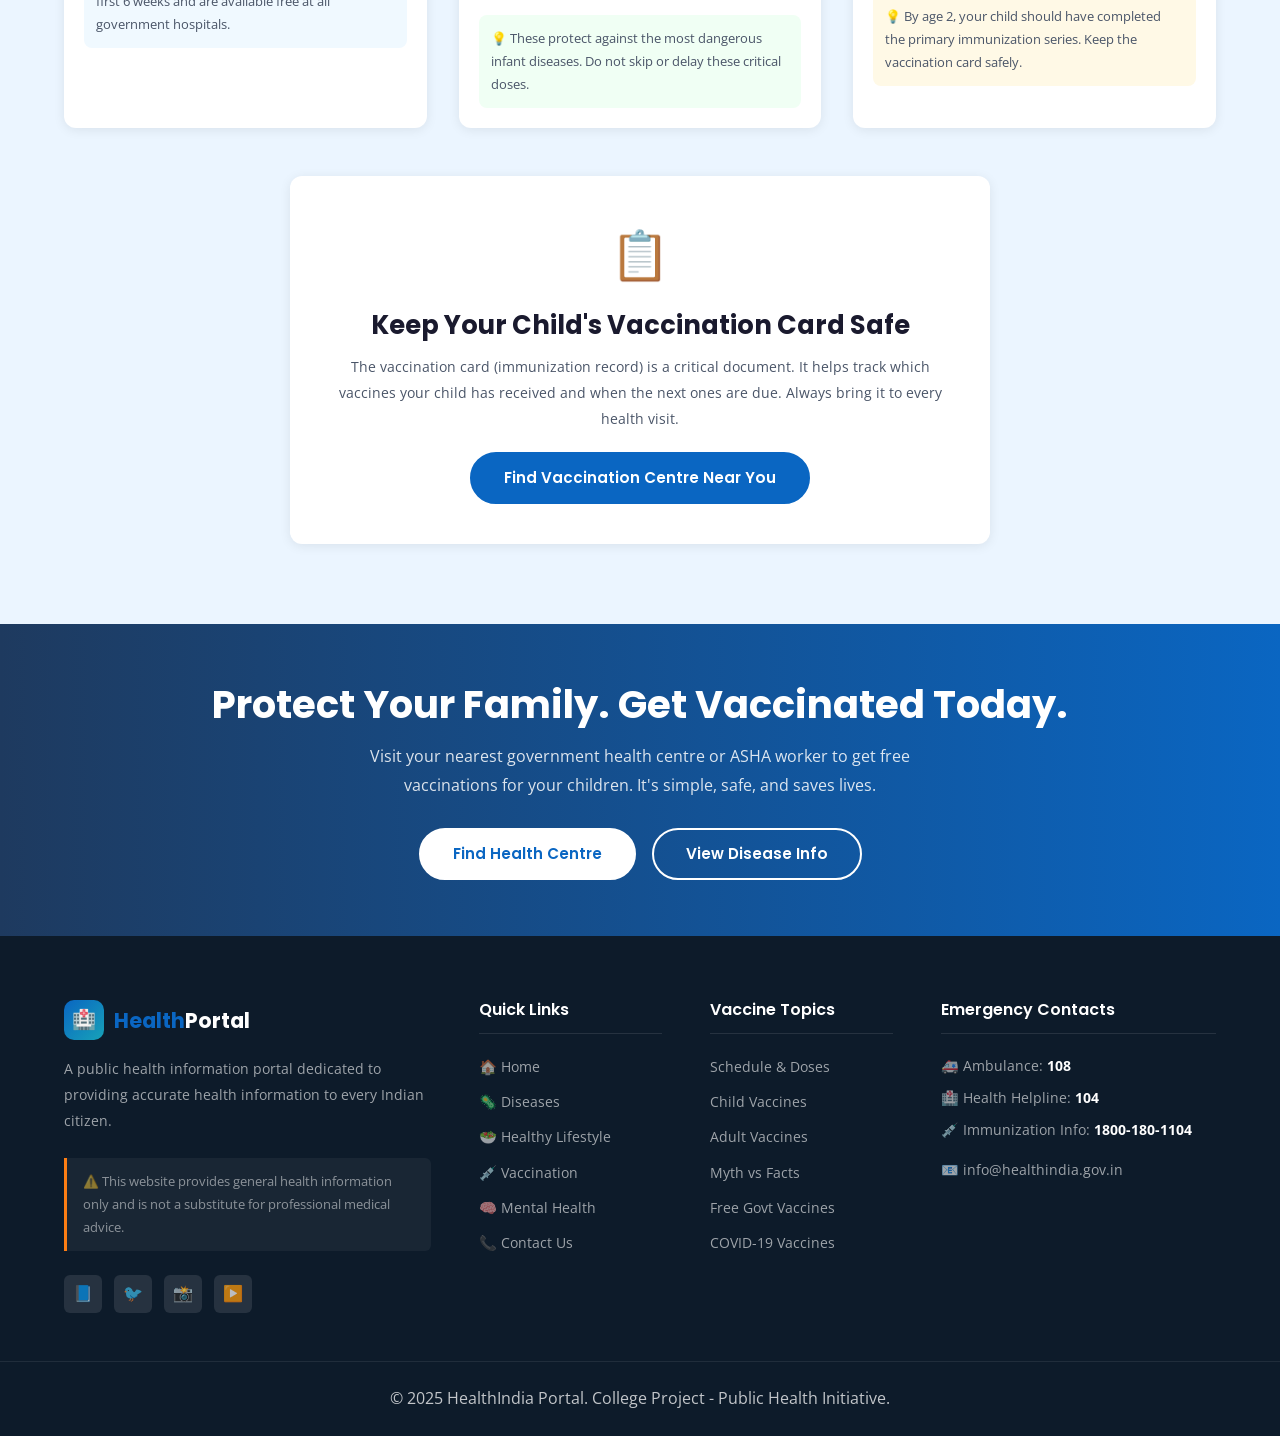
<file: vaccination.html>
<!DOCTYPE html>
<html lang="en">
<head>
  <meta charset="UTF-8" />
  <meta name="viewport" content="width=device-width, initial-scale=1.0" />
  <meta name="description" content="Vaccination Awareness - Schedule, benefits, myths vs facts, and child vaccination guidance." />
  <title>Vaccination Awareness - HealthPortal</title>
  <link rel="preconnect" href="https://fonts.googleapis.com" />
  <link rel="preconnect" href="https://fonts.gstatic.com" crossorigin />
  <link href="https://fonts.googleapis.com/css2?family=Poppins:wght@300;400;500;600;700;800&family=Open+Sans:wght@300;400;600;700&display=swap" rel="stylesheet" />
  <link rel="stylesheet" href="style.css" />
  <style>
    /* Vaccination hero strip */
    .vac-hero-strip {
      background: linear-gradient(135deg, #0d1b2a, var(--primary-blue));
      padding: 3rem 0;
    }
    .vac-stats-row {
      display: grid;
      grid-template-columns: repeat(4, 1fr);
      gap: 1.5rem;
      text-align: center;
    }
    .vac-stat {
      background: rgba(255,255,255,0.1);
      border-radius: var(--radius-md);
      padding: 1.5rem 1rem;
    }
    .vac-stat h3 { color: #7dd3fc; font-size: 2rem; margin-bottom: 0.25rem; }
    .vac-stat p { color: rgba(255,255,255,0.8); font-size: 0.85rem; margin: 0; }
    @media (max-width: 768px) { .vac-stats-row { grid-template-columns: repeat(2,1fr); } }
    @media (max-width: 480px) { .vac-stats-row { grid-template-columns: 1fr; } }

    /* Benefit icon cards */
    .benefit-icon-card {
      background: var(--bg-white);
      border-radius: var(--radius-md);
      padding: 2rem 1.5rem;
      text-align: center;
      box-shadow: var(--shadow-card);
      transition: var(--transition);
      border-top: 4px solid var(--primary-blue);
    }
    .benefit-icon-card:hover { transform: translateY(-5px); box-shadow: var(--shadow-lg); }
    .benefit-icon-card .icon { font-size: 2.8rem; margin-bottom: 1rem; }
    .benefit-icon-card h3 { font-size: 1rem; margin-bottom: 0.5rem; }
    .benefit-icon-card p { font-size: 0.85rem; color: var(--text-light); margin: 0; line-height: 1.6; }

    /* Child vaccination age cards */
    .child-age-card {
      background: var(--bg-white);
      border-radius: var(--radius-md);
      overflow: hidden;
      box-shadow: var(--shadow-card);
      transition: var(--transition);
    }
    .child-age-card:hover { transform: translateY(-5px); box-shadow: var(--shadow-lg); }
    .child-age-header {
      background: var(--primary-blue);
      padding: 1rem 1.25rem;
      display: flex;
      align-items: center;
      gap: 0.75rem;
    }
    .child-age-header .age-badge {
      background: rgba(255,255,255,0.2);
      color: white;
      font-family: var(--font-primary);
      font-size: 0.8rem;
      font-weight: 700;
      padding: 0.25rem 0.75rem;
      border-radius: 20px;
    }
    .child-age-header h4 { color: white; font-size: 1rem; }
    .child-age-body { padding: 1.25rem; }
    .child-vac-list { display: flex; flex-direction: column; gap: 0.4rem; }
    .child-vac-list li {
      font-size: 0.85rem;
      color: var(--text-medium);
      padding: 0.3rem 0;
      padding-left: 1.4rem;
      position: relative;
      border-bottom: 1px solid #f0f4ff;
    }
    .child-vac-list li:last-child { border-bottom: none; }
    .child-vac-list li::before { content: '💉'; position: absolute; left: 0; font-size: 0.75rem; }

    /* Notice box */
    .notice-box {
      background: #e8f4fd;
      border: 1.5px solid var(--primary-blue);
      border-radius: var(--radius-md);
      padding: 1.25rem 1.5rem;
      display: flex;
      gap: 1rem;
      align-items: flex-start;
      margin-bottom: 2rem;
    }
    .notice-box .icon { font-size: 1.5rem; flex-shrink: 0; }
    .notice-box p { font-size: 0.9rem; color: var(--text-dark); margin: 0; line-height: 1.7; }
  </style>
</head>
<body>

  <!-- ===== NAVBAR ===== -->
  <nav class="navbar" role="navigation" aria-label="Main Navigation">
    <div class="container">
      <a href="index.html" class="nav-logo">
        <div class="logo-icon">🏥</div>
        <span><strong>Health</strong>Portal</span>
      </a>
      <div class="nav-toggle" tabindex="0" role="button" aria-label="Toggle navigation">
        <span></span><span></span><span></span>
      </div>
      <div class="nav-links">
        <a href="index.html">Home</a>
        <a href="diseases.html">Diseases</a>
        <a href="lifestyle.html">Lifestyle</a>
        <a href="vaccination.html" class="active">Vaccination</a>
        <a href="mental-health.html">Mental Health</a>
        <a href="contact.html" class="nav-emergency">📞 Emergency</a>
      </div>
    </div>
  </nav>

  <!-- ===== PAGE HEADER ===== -->
  <header class="page-header">
    <div class="container">
      <nav class="breadcrumb" aria-label="Breadcrumb">
        <a href="index.html">Home</a><span>›</span><span>Vaccination</span>
      </nav>
      <span class="section-label" style="background:rgba(255,255,255,0.15);color:white;">Immunization Awareness</span>
      <h1>Vaccination Saves Lives</h1>
      <p>Vaccines are one of the most powerful tools we have to prevent disease. Learn about immunization schedules, benefits, and the truth behind common myths.</p>
    </div>
  </header>

  <main>

    <!-- ===== VAC STATS STRIP ===== -->
    <div class="vac-hero-strip">
      <div class="container">
        <div class="vac-stats-row">
          <div class="vac-stat">
            <h3>2–3M</h3>
            <p>Deaths prevented annually by vaccines worldwide</p>
          </div>
          <div class="vac-stat">
            <h3>85%</h3>
            <p>Child immunization coverage target in India</p>
          </div>
          <div class="vac-stat">
            <h3>20+</h3>
            <p>Life-threatening diseases preventable by vaccines</p>
          </div>
          <div class="vac-stat">
            <h3>Free</h3>
            <p>Government vaccines under Universal Immunization Programme</p>
          </div>
        </div>
      </div>
    </div>

    <!-- ===== VACCINATION SCHEDULE TABLE ===== -->
    <section class="section bg-white" aria-labelledby="schedule-heading">
      <div class="container">
        <div class="text-center mb-3">
          <span class="section-label">Immunization Schedule</span>
          <h2 class="section-title" id="schedule-heading">National Vaccination Schedule</h2>
          <p class="section-subtitle">India's Universal Immunization Programme (UIP) provides free vaccines for children and pregnant women. Follow this schedule to protect your child.</p>
        </div>

        <!-- Notice -->
        <div class="notice-box">
          <span class="icon">ℹ️</span>
          <p>This schedule is based on India's Universal Immunization Programme (UIP) guidelines. Consult your child's doctor or nearest government health centre for the most current schedule and any catch-up vaccines needed.</p>
        </div>

        <!-- Vaccination schedule table -->
        <div class="vaccine-table-wrap">
          <table class="vaccine-table" aria-label="National Vaccination Schedule">
            <thead>
              <tr>
                <th>Age</th>
                <th>Vaccine</th>
                <th>Disease Protected Against</th>
                <th>Doses</th>
                <th>Availability</th>
              </tr>
            </thead>
            <tbody>
              <tr>
                <td>At Birth</td>
                <td><strong>BCG + OPV 0 + Hep B</strong></td>
                <td>Tuberculosis, Polio, Hepatitis B</td>
                <td>1 each</td>
                <td><span class="badge badge-green">Free (Govt)</span></td>
              </tr>
              <tr>
                <td>6 Weeks</td>
                <td><strong>OPV 1 + Pentavalent 1 + Rotavirus 1 + IPV 1 + PCV 1</strong></td>
                <td>Polio, DTP, HiB, Hep B, Rotavirus, Pneumococcal</td>
                <td>1 each</td>
                <td><span class="badge badge-green">Free (Govt)</span></td>
              </tr>
              <tr>
                <td>10 Weeks</td>
                <td><strong>OPV 2 + Pentavalent 2 + Rotavirus 2</strong></td>
                <td>Polio, DTP+HiB+HepB, Rotavirus</td>
                <td>1 each</td>
                <td><span class="badge badge-green">Free (Govt)</span></td>
              </tr>
              <tr>
                <td>14 Weeks</td>
                <td><strong>OPV 3 + Pentavalent 3 + IPV 2 + Rotavirus 3 + PCV 2</strong></td>
                <td>Polio, DTP+HiB+HepB, Pneumococcal</td>
                <td>1 each</td>
                <td><span class="badge badge-green">Free (Govt)</span></td>
              </tr>
              <tr>
                <td>9 Months</td>
                <td><strong>MR 1 + OPV Booster + PCV Booster</strong></td>
                <td>Measles, Rubella, Polio, Pneumococcal</td>
                <td>1 each</td>
                <td><span class="badge badge-green">Free (Govt)</span></td>
              </tr>
              <tr>
                <td>12 Months</td>
                <td><strong>Hep A (1st dose)</strong></td>
                <td>Hepatitis A</td>
                <td>1</td>
                <td><span class="badge badge-blue">Paid (Private)</span></td>
              </tr>
              <tr>
                <td>15 Months</td>
                <td><strong>MR 2 + MMR</strong></td>
                <td>Measles, Mumps, Rubella</td>
                <td>1</td>
                <td><span class="badge badge-green">Free (Govt)</span></td>
              </tr>
              <tr>
                <td>16–24 Months</td>
                <td><strong>DPT Booster 1 + OPV Booster</strong></td>
                <td>Diphtheria, Pertussis, Tetanus, Polio</td>
                <td>1 each</td>
                <td><span class="badge badge-green">Free (Govt)</span></td>
              </tr>
              <tr>
                <td>5–6 Years</td>
                <td><strong>DPT Booster 2</strong></td>
                <td>Diphtheria, Pertussis, Tetanus</td>
                <td>1</td>
                <td><span class="badge badge-green">Free (Govt)</span></td>
              </tr>
              <tr>
                <td>10 Years</td>
                <td><strong>Td Vaccine</strong></td>
                <td>Tetanus, Diphtheria</td>
                <td>1</td>
                <td><span class="badge badge-green">Free (Govt)</span></td>
              </tr>
              <tr>
                <td>Pregnant Women</td>
                <td><strong>Td (2 doses)</strong></td>
                <td>Tetanus, Diphtheria (protects mother &amp; baby)</td>
                <td>2</td>
                <td><span class="badge badge-green">Free (Govt)</span></td>
              </tr>
              <tr>
                <td>Adults (Annual)</td>
                <td><strong>Influenza (Flu) Vaccine</strong></td>
                <td>Seasonal Influenza</td>
                <td>1/year</td>
                <td><span class="badge badge-orange">Paid (Recommended)</span></td>
              </tr>
            </tbody>
          </table>
        </div>
      </div>
    </section>

    <!-- ===== BENEFITS OF VACCINES ===== -->
    <section class="section bg-gray" aria-labelledby="benefits-heading">
      <div class="container">
        <div class="text-center mb-3">
          <span class="section-label">Why Vaccinate?</span>
          <h2 class="section-title" id="benefits-heading">Benefits of Vaccination</h2>
          <p class="section-subtitle">Vaccines do much more than protect individuals — they protect entire communities. Here's why vaccination matters.</p>
        </div>

        <div class="grid grid-3">
          <div class="benefit-icon-card">
            <div class="icon">🛡️</div>
            <h3>Individual Protection</h3>
            <p>Vaccines train your immune system to recognize and fight specific pathogens, preventing you from getting seriously ill.</p>
          </div>
          <div class="benefit-icon-card" style="border-top-color:var(--accent-green);">
            <div class="icon">👨‍👩‍👧‍👦</div>
            <h3>Herd Immunity</h3>
            <p>When enough people are vaccinated, disease spread slows. This protects babies, elderly, and immunocompromised people who cannot be vaccinated.</p>
          </div>
          <div class="benefit-icon-card" style="border-top-color:var(--accent-orange);">
            <div class="icon">💰</div>
            <h3>Cost-Effective</h3>
            <p>Prevention is always cheaper than treatment. Vaccines save families enormous medical expenses and prevent lost wages from illness.</p>
          </div>
          <div class="benefit-icon-card" style="border-top-color:var(--accent-teal);">
            <div class="icon">🌍</div>
            <h3>Eliminate Diseases</h3>
            <p>Smallpox was eradicated globally through vaccination. Polio is nearly eliminated in India. We can do this with other diseases too.</p>
          </div>
          <div class="benefit-icon-card" style="border-top-color:#9333ea;">
            <div class="icon">🏫</div>
            <h3>School & Work Continuity</h3>
            <p>Vaccinated children miss fewer school days. Vaccinated adults miss less work. Healthier communities are more productive.</p>
          </div>
          <div class="benefit-icon-card" style="border-top-color:var(--accent-red);">
            <div class="icon">🧬</div>
            <h3>Prevent Antibiotic Resistance</h3>
            <p>By preventing bacterial infections, vaccines reduce unnecessary antibiotic use, slowing the development of drug-resistant superbugs.</p>
          </div>
        </div>
      </div>
    </section>

    <!-- ===== MYTH VS FACTS ===== -->
    <section class="section bg-white" aria-labelledby="myth-heading">
      <div class="container">
        <div class="text-center mb-3">
          <span class="section-label">The Truth About Vaccines</span>
          <h2 class="section-title" id="myth-heading">Myth vs. Fact</h2>
          <p class="section-subtitle">Misinformation about vaccines is dangerous. Here are the most common myths — and the real facts backed by science.</p>
        </div>

        <div class="grid grid-2">

          <div class="myth-fact-card">
            <div class="myth-part">
              <div class="label">❌ Myth</div>
              <p>Vaccines cause autism in children.</p>
            </div>
            <div class="fact-part">
              <div class="label">✅ Fact</div>
              <p>Multiple large-scale studies involving millions of children have found absolutely no link between vaccines and autism. The original study making this claim was retracted and the doctor lost his medical license.</p>
            </div>
          </div>

          <div class="myth-fact-card">
            <div class="myth-part">
              <div class="label">❌ Myth</div>
              <p>Natural immunity is always better than vaccine-induced immunity.</p>
            </div>
            <div class="fact-part">
              <div class="label">✅ Fact</div>
              <p>Getting a disease to gain immunity can be dangerous or even fatal. Vaccines provide safe immunity without the risks of the actual illness. For many diseases, vaccine immunity is more reliable and longer-lasting.</p>
            </div>
          </div>

          <div class="myth-fact-card">
            <div class="myth-part">
              <div class="label">❌ Myth</div>
              <p>Vaccines contain harmful ingredients like mercury that are toxic to children.</p>
            </div>
            <div class="fact-part">
              <div class="label">✅ Fact</div>
              <p>Vaccine ingredients are tested extensively for safety. Thimerosal (a mercury-based preservative) was removed from most childhood vaccines years ago. The amounts that remain in some vaccines are far below any harmful level.</p>
            </div>
          </div>

          <div class="myth-fact-card">
            <div class="myth-part">
              <div class="label">❌ Myth</div>
              <p>If diseases are already rare, we don't need to vaccinate anymore.</p>
            </div>
            <div class="fact-part">
              <div class="label">✅ Fact</div>
              <p>Diseases are rare precisely because of vaccination. If we stop vaccinating, diseases come back — as seen with measles outbreaks in countries that saw reduced vaccine coverage.</p>
            </div>
          </div>

          <div class="myth-fact-card">
            <div class="myth-part">
              <div class="label">❌ Myth</div>
              <p>Vaccines can give you the very disease they are meant to prevent.</p>
            </div>
            <div class="fact-part">
              <div class="label">✅ Fact</div>
              <p>Most modern vaccines use inactivated (killed) viruses or just parts of the pathogen. These cannot cause disease. Some use weakened forms that can rarely cause mild symptoms in immunocompromised individuals.</p>
            </div>
          </div>

          <div class="myth-fact-card">
            <div class="myth-part">
              <div class="label">❌ Myth</div>
              <p>Adults don't need vaccines — they're only for children.</p>
            </div>
            <div class="fact-part">
              <div class="label">✅ Fact</div>
              <p>Adults need vaccines too. Immunity from childhood vaccines can fade over time. Adults benefit from boosters for Tetanus, Influenza annually, Hepatitis B, and COVID-19, among others.</p>
            </div>
          </div>

        </div>
      </div>
    </section>

    <!-- ===== CHILD VACCINATION AWARENESS ===== -->
    <section class="section bg-light-blue" aria-labelledby="child-vac-heading">
      <div class="container">
        <div class="text-center mb-3">
          <span class="section-label">Child Health</span>
          <h2 class="section-title" id="child-vac-heading">Child Vaccination Awareness</h2>
          <p class="section-subtitle">Every child deserves a healthy start in life. Here's what vaccines your child should receive at each stage of early life.</p>
        </div>

        <div class="grid grid-3">

          <div class="child-age-card">
            <div class="child-age-header">
              <span class="age-badge">Birth – 6 weeks</span>
              <h4>Newborn Vaccines</h4>
            </div>
            <div class="child-age-body">
              <ul class="child-vac-list">
                <li>BCG — Tuberculosis (TB)</li>
                <li>Hepatitis B — Liver disease</li>
                <li>OPV-0 — Polio prevention</li>
                <li>Vitamin K — Bleeding prevention</li>
              </ul>
              <div style="margin-top:1rem; padding:0.75rem; background:#f0f9ff; border-radius:8px;">
                <p style="font-size:0.8rem; color:var(--text-medium); margin:0;">💡 These vaccines are given at birth or within the first 6 weeks and are available free at all government hospitals.</p>
              </div>
            </div>
          </div>

          <div class="child-age-card">
            <div class="child-age-header" style="background:var(--accent-green);">
              <span class="age-badge">6 weeks – 6 months</span>
              <h4>Infant Vaccines</h4>
            </div>
            <div class="child-age-body">
              <ul class="child-vac-list">
                <li>DPT/Pentavalent — Diphtheria, Pertussis, Tetanus</li>
                <li>OPV 1, 2, 3 — Polio</li>
                <li>Rotavirus — Diarrheal disease</li>
                <li>IPV — Inactivated Polio Vaccine</li>
                <li>PCV — Pneumococcal disease</li>
              </ul>
              <div style="margin-top:1rem; padding:0.75rem; background:#f0fff4; border-radius:8px;">
                <p style="font-size:0.8rem; color:var(--text-medium); margin:0;">💡 These protect against the most dangerous infant diseases. Do not skip or delay these critical doses.</p>
              </div>
            </div>
          </div>

          <div class="child-age-card">
            <div class="child-age-header" style="background:var(--accent-orange);">
              <span class="age-badge">9 months – 2 years</span>
              <h4>Toddler Vaccines</h4>
            </div>
            <div class="child-age-body">
              <ul class="child-vac-list">
                <li>MR/MMR — Measles, Mumps, Rubella</li>
                <li>DPT Booster — Booster dose</li>
                <li>Hepatitis A — Liver protection</li>
                <li>Typhoid — Bacterial infection</li>
                <li>Varicella — Chickenpox</li>
              </ul>
              <div style="margin-top:1rem; padding:0.75rem; background:#fff9e6; border-radius:8px;">
                <p style="font-size:0.8rem; color:var(--text-medium); margin:0;">💡 By age 2, your child should have completed the primary immunization series. Keep the vaccination card safely.</p>
              </div>
            </div>
          </div>

        </div>

        <!-- Awareness message -->
        <div style="text-align:center; margin-top:3rem;">
          <div style="background:white; border-radius:var(--radius-md); padding:2.5rem; box-shadow:var(--shadow-card); max-width:700px; margin:0 auto;">
            <div style="font-size:3rem; margin-bottom:1rem;">📋</div>
            <h3 style="margin-bottom:0.75rem;">Keep Your Child's Vaccination Card Safe</h3>
            <p style="font-size:0.9rem; color:var(--text-medium);">The vaccination card (immunization record) is a critical document. It helps track which vaccines your child has received and when the next ones are due. Always bring it to every health visit.</p>
            <a href="contact.html" class="btn btn-primary" style="margin-top:1.25rem; display:inline-block;">Find Vaccination Centre Near You</a>
          </div>
        </div>
      </div>
    </section>

    <!-- ===== CTA ===== -->
    <section class="alert-banner">
      <div class="container">
        <h2>Protect Your Family. Get Vaccinated Today.</h2>
        <p>Visit your nearest government health centre or ASHA worker to get free vaccinations for your children. It's simple, safe, and saves lives.</p>
        <div style="display:flex;gap:1rem;justify-content:center;flex-wrap:wrap;">
          <a href="contact.html" class="btn btn-white">Find Health Centre</a>
          <a href="diseases.html" class="btn btn-white-outline">View Disease Info</a>
        </div>
      </div>
    </section>

  </main>

  <!-- ===== FOOTER ===== -->
  <footer class="footer" role="contentinfo">
    <div class="container">
      <div class="footer-grid">
        <div class="footer-brand">
          <a href="index.html" class="nav-logo" style="margin-bottom:1rem;display:inline-flex;">
            <div class="logo-icon">🏥</div>
            <span style="color:white;"><strong>Health</strong>Portal</span>
          </a>
          <p>A public health information portal dedicated to providing accurate health information to every Indian citizen.</p>
          <div class="disclaimer"><p>⚠️ This website provides general health information only and is not a substitute for professional medical advice.</p></div>
          <div class="social-icons" style="margin-top:1.5rem;">
            <a href="#" class="social-icon" aria-label="Facebook">📘</a>
            <a href="#" class="social-icon" aria-label="Twitter">🐦</a>
            <a href="#" class="social-icon" aria-label="Instagram">📸</a>
            <a href="#" class="social-icon" aria-label="YouTube">▶️</a>
          </div>
        </div>
        <div class="footer-col">
          <h4>Quick Links</h4>
          <ul>
            <li><a href="index.html">🏠 Home</a></li>
            <li><a href="diseases.html">🦠 Diseases</a></li>
            <li><a href="lifestyle.html">🥗 Healthy Lifestyle</a></li>
            <li><a href="vaccination.html">💉 Vaccination</a></li>
            <li><a href="mental-health.html">🧠 Mental Health</a></li>
            <li><a href="contact.html">📞 Contact Us</a></li>
          </ul>
        </div>
        <div class="footer-col">
          <h4>Vaccine Topics</h4>
          <ul>
            <li><a href="#">Schedule & Doses</a></li>
            <li><a href="#">Child Vaccines</a></li>
            <li><a href="#">Adult Vaccines</a></li>
            <li><a href="#">Myth vs Facts</a></li>
            <li><a href="#">Free Govt Vaccines</a></li>
            <li><a href="#">COVID-19 Vaccines</a></li>
          </ul>
        </div>
        <div class="footer-col">
          <h4>Emergency Contacts</h4>
          <p>🚑 Ambulance: <strong style="color:white;">108</strong></p>
          <p style="margin-top:0.5rem;">🏥 Health Helpline: <strong style="color:white;">104</strong></p>
          <p style="margin-top:0.5rem;">💉 Immunization Info: <strong style="color:white;">1800-180-1104</strong></p>
          <p style="margin-top:1rem;">📧 info@healthindia.gov.in</p>
        </div>
      </div>
    </div>
    <div class="footer-bottom">
      <div class="container">
        <p><center>© 2025 HealthIndia Portal. College Project - Public Health Initiative.</center></p>
      </div>
    </div>
  </footer>

</body>
</html>
</file>
<file: style.css>
/* ============================================
   PUBLIC HEALTH PORTAL - MAIN STYLESHEET
   Author: College Project
   Description: Shared styles for all pages
   ============================================ */

/* ============================================
   1. GOOGLE FONTS IMPORT
   ============================================ */
@import url('https://fonts.googleapis.com/css2?family=Poppins:wght@300;400;500;600;700;800&family=Open+Sans:wght@300;400;600;700&display=swap');

/* ============================================
   2. CSS CUSTOM PROPERTIES (VARIABLES)
   ============================================ */
:root {
  /* Primary Colors */
  --primary-blue: #0A66C2;
  --primary-dark: #074d96;
  --primary-light: #1a7fd4;

  /* Background Colors */
  --bg-white: #ffffff;
  --bg-light-blue: #EBF5FF;
  --bg-gray: #f4f6f8;
  --bg-dark: #0d1b2a;

  /* Text Colors */
  --text-dark: #1a1a2e;
  --text-medium: #4a5568;
  --text-light: #718096;
  --text-white: #ffffff;

  /* Accent Colors */
  --accent-green: #28a745;
  --accent-orange: #fd7e14;
  --accent-red: #dc3545;
  --accent-teal: #17a2b8;

  /* Spacing */
  --spacing-xs: 0.5rem;
  --spacing-sm: 1rem;
  --spacing-md: 2rem;
  --spacing-lg: 4rem;
  --spacing-xl: 6rem;

  /* Border Radius */
  --radius-sm: 6px;
  --radius-md: 12px;
  --radius-lg: 20px;
  --radius-full: 50px;

  /* Shadows */
  --shadow-sm: 0 2px 8px rgba(10, 102, 194, 0.08);
  --shadow-md: 0 4px 20px rgba(10, 102, 194, 0.12);
  --shadow-lg: 0 8px 40px rgba(10, 102, 194, 0.18);
  --shadow-card: 0 2px 12px rgba(0, 0, 0, 0.08);

  /* Transitions */
  --transition: all 0.3s ease;
  --transition-slow: all 0.5s ease;

  /* Font Families */
  --font-primary: 'Poppins', sans-serif;
  --font-body: 'Open Sans', sans-serif;

  /* Navbar Height */
  --navbar-height: 70px;
}

/* ============================================
   3. CSS RESET & BASE STYLES
   ============================================ */
*, *::before, *::after {
  margin: 0;
  padding: 0;
  box-sizing: border-box;
}

html {
  scroll-behavior: smooth;
  font-size: 16px;
}

body {
  font-family: var(--font-body);
  color: var(--text-dark);
  background-color: var(--bg-white);
  line-height: 1.6;
  overflow-x: hidden;
}

/* Remove list styles */
ul, ol {
  list-style: none;
}

/* Remove default link styles */
a {
  text-decoration: none;
  color: inherit;
}

/* Make images responsive */
img {
  max-width: 100%;
  height: auto;
  display: block;
}

/* ============================================
   4. UTILITY CLASSES
   ============================================ */

/* Container */
.container {
  max-width: 1200px;
  margin: 0 auto;
  padding: 0 1.5rem;
}

/* Section padding */
.section {
  padding: 5rem 0;
}

.section-sm {
  padding: 3rem 0;
}

/* Background utilities */
.bg-white { background-color: var(--bg-white); }
.bg-light-blue { background-color: var(--bg-light-blue); }
.bg-gray { background-color: var(--bg-gray); }
.bg-dark { background-color: var(--bg-dark); }
.bg-primary { background-color: var(--primary-blue); }

/* Text utilities */
.text-center { text-align: center; }
.text-primary { color: var(--primary-blue); }
.text-white { color: var(--text-white); }
.text-medium { color: var(--text-medium); }
.text-light { color: var(--text-light); }

/* Flex utilities */
.flex { display: flex; }
.flex-center { display: flex; align-items: center; justify-content: center; }
.flex-between { display: flex; align-items: center; justify-content: space-between; }
.flex-wrap { flex-wrap: wrap; }
.gap-1 { gap: 1rem; }
.gap-2 { gap: 2rem; }

/* Grid utilities */
.grid { display: grid; }
.grid-2 { grid-template-columns: repeat(2, 1fr); gap: 2rem; }
.grid-3 { grid-template-columns: repeat(3, 1fr); gap: 2rem; }
.grid-4 { grid-template-columns: repeat(4, 1fr); gap: 1.5rem; }

/* Margin utilities */
.mt-1 { margin-top: 1rem; }
.mt-2 { margin-top: 2rem; }
.mb-1 { margin-bottom: 1rem; }
.mb-2 { margin-bottom: 2rem; }
.mb-3 { margin-bottom: 3rem; }

/* ============================================
   5. TYPOGRAPHY
   ============================================ */
h1, h2, h3, h4, h5, h6 {
  font-family: var(--font-primary);
  font-weight: 700;
  line-height: 1.3;
  color: var(--text-dark);
}

h1 { font-size: clamp(2rem, 5vw, 3.5rem); }
h2 { font-size: clamp(1.6rem, 3vw, 2.5rem); }
h3 { font-size: clamp(1.2rem, 2vw, 1.6rem); }
h4 { font-size: 1.2rem; }

p {
  font-size: 1rem;
  color: var(--text-medium);
  line-height: 1.8;
}

/* Section Heading Style */
.section-title {
  font-family: var(--font-primary);
  font-size: clamp(1.8rem, 3vw, 2.4rem);
  font-weight: 700;
  color: var(--text-dark);
  margin-bottom: 0.75rem;
}

.section-subtitle {
  font-size: 1.05rem;
  color: var(--text-medium);
  max-width: 600px;
  margin: 0 auto 3rem auto;
  line-height: 1.8;
}

/* Section label (small tag above heading) */
.section-label {
  display: inline-block;
  background-color: var(--bg-light-blue);
  color: var(--primary-blue);
  font-family: var(--font-primary);
  font-size: 0.8rem;
  font-weight: 600;
  text-transform: uppercase;
  letter-spacing: 1.5px;
  padding: 0.35rem 1rem;
  border-radius: var(--radius-full);
  margin-bottom: 1rem;
}

/* ============================================
   6. BUTTONS
   ============================================ */
.btn {
  display: inline-block;
  padding: 0.75rem 2rem;
  border-radius: var(--radius-full);
  font-family: var(--font-primary);
  font-size: 0.95rem;
  font-weight: 600;
  cursor: pointer;
  transition: var(--transition);
  border: 2px solid transparent;
  text-align: center;
}

/* Primary Button */
.btn-primary {
  background-color: var(--primary-blue);
  color: var(--text-white);
  border-color: var(--primary-blue);
}

.btn-primary:hover {
  background-color: var(--primary-dark);
  border-color: var(--primary-dark);
  transform: translateY(-2px);
  box-shadow: 0 6px 20px rgba(10, 102, 194, 0.35);
}

/* Outline Button */
.btn-outline {
  background-color: transparent;
  color: var(--primary-blue);
  border-color: var(--primary-blue);
}

.btn-outline:hover {
  background-color: var(--primary-blue);
  color: var(--text-white);
  transform: translateY(-2px);
}

/* White Button (for dark backgrounds) */
.btn-white {
  background-color: var(--bg-white);
  color: var(--primary-blue);
  border-color: var(--bg-white);
}

.btn-white:hover {
  background-color: var(--bg-light-blue);
  transform: translateY(-2px);
  box-shadow: 0 6px 20px rgba(255,255,255,0.3);
}

/* White Outline Button */
.btn-white-outline {
  background-color: transparent;
  color: var(--text-white);
  border-color: var(--text-white);
}

.btn-white-outline:hover {
  background-color: var(--text-white);
  color: var(--primary-blue);
  transform: translateY(-2px);
}

/* Small button */
.btn-sm {
  padding: 0.5rem 1.4rem;
  font-size: 0.875rem;
}

/* ============================================
   7. NAVBAR
   ============================================ */
.navbar {
  position: sticky;
  top: 0;
  left: 0;
  width: 100%;
  height: var(--navbar-height);
  background-color: var(--bg-white);
  box-shadow: 0 2px 12px rgba(0,0,0,0.08);
  z-index: 1000;
  display: flex;
  align-items: center;
}

.navbar .container {
  display: flex;
  align-items: center;
  justify-content: space-between;
  width: 100%;
}

/* Logo */
.nav-logo {
  display: flex;
  align-items: center;
  gap: 0.6rem;
  font-family: var(--font-primary);
  font-weight: 700;
  font-size: 1.3rem;
  color: var(--primary-blue);
}

.nav-logo .logo-icon {
  width: 40px;
  height: 40px;
  background: linear-gradient(135deg, var(--primary-blue), var(--accent-teal));
  border-radius: 10px;
  display: flex;
  align-items: center;
  justify-content: center;
  color: white;
  font-size: 1.2rem;
}

.nav-logo span {
  color: var(--text-dark);
}

.nav-logo span strong {
  color: var(--primary-blue);
}

/* Nav links */
.nav-links {
  display: flex;
  align-items: center;
  gap: 0.25rem;
}

.nav-links a {
  font-family: var(--font-primary);
  font-size: 0.9rem;
  font-weight: 500;
  color: var(--text-dark);
  padding: 0.5rem 0.85rem;
  border-radius: var(--radius-sm);
  transition: var(--transition);
  position: relative;
}

.nav-links a:hover {
  color: var(--primary-blue);
  background-color: var(--bg-light-blue);
}

/* Active nav link */
.nav-links a.active {
  color: var(--primary-blue);
  font-weight: 600;
}

.nav-links a.active::after {
  content: '';
  position: absolute;
  bottom: -2px;
  left: 50%;
  transform: translateX(-50%);
  width: 20px;
  height: 3px;
  background-color: var(--primary-blue);
  border-radius: 2px;
}

/* Emergency button in nav */
.nav-emergency {
  background-color: var(--accent-red);
  color: white !important;
  padding: 0.45rem 1rem !important;
  border-radius: var(--radius-full) !important;
  font-size: 0.85rem !important;
}

.nav-emergency:hover {
  background-color: #c82333 !important;
  color: white !important;
}

/* Mobile menu toggle - CSS only trick */
.nav-toggle {
  display: none;
  flex-direction: column;
  gap: 5px;
  cursor: pointer;
  padding: 0.5rem;
}

.nav-toggle span {
  display: block;
  width: 25px;
  height: 3px;
  background-color: var(--text-dark);
  border-radius: 3px;
  transition: var(--transition);
}

/* ============================================
   8. HERO SECTION
   ============================================ */
.hero {
  position: relative;
  min-height: 85vh;
  display: flex;
  align-items: center;
  overflow: hidden;
  background: linear-gradient(135deg, #0a1628 0%, #0A66C2 50%, #17a2b8 100%);
}

/* Decorative circles in hero */
.hero::before {
  content: '';
  position: absolute;
  top: -100px;
  right: -100px;
  width: 500px;
  height: 500px;
  background: rgba(255,255,255,0.04);
  border-radius: 50%;
}

.hero::after {
  content: '';
  position: absolute;
  bottom: -150px;
  left: -100px;
  width: 400px;
  height: 400px;
  background: rgba(255,255,255,0.04);
  border-radius: 50%;
}

.hero .container {
  position: relative;
  z-index: 2;
  display: grid;
  grid-template-columns: 1fr 1fr;
  gap: 4rem;
  align-items: center;
}

.hero-content h1 {
  color: var(--text-white);
  font-size: clamp(2.2rem, 5vw, 3.4rem);
  line-height: 1.2;
  margin-bottom: 1.25rem;
}

.hero-content h1 span {
  color: #7dd3fc;
}

.hero-content p {
  color: rgba(255,255,255,0.85);
  font-size: 1.1rem;
  margin-bottom: 2rem;
  line-height: 1.8;
}

.hero-buttons {
  display: flex;
  gap: 1rem;
  flex-wrap: wrap;
}

/* Hero stats bar */
.hero-stats {
  display: flex;
  gap: 2rem;
  margin-top: 3rem;
  padding-top: 2rem;
  border-top: 1px solid rgba(255,255,255,0.15);
}

.hero-stat h3 {
  font-size: 2rem;
  color: #7dd3fc;
  font-weight: 700;
}

.hero-stat p {
  font-size: 0.85rem;
  color: rgba(255,255,255,0.7);
  margin: 0;
}

/* Hero image side */
.hero-image {
  display: flex;
  justify-content: center;
  align-items: center;
}

.hero-img-box {
  width: 420px;
  height: 420px;
  border-radius: 30px;
  overflow: hidden;
  border: 4px solid rgba(255,255,255,0.2);
  box-shadow: 0 20px 60px rgba(0,0,0,0.3);
}

.hero-img-box img {
  width: 100%;
  height: 100%;
  object-fit: cover;
}

/* Hero image placeholder (when no real image) */
.hero-placeholder {
  width: 100%;
  height: 100%;
  background: linear-gradient(135deg, rgba(255,255,255,0.1), rgba(255,255,255,0.05));
  display: flex;
  flex-direction: column;
  align-items: center;
  justify-content: center;
  gap: 1rem;
  color: rgba(255,255,255,0.7);
  text-align: center;
  padding: 2rem;
}

.hero-placeholder .icon {
  font-size: 5rem;
}

.hero-placeholder p {
  color: rgba(255,255,255,0.6);
  font-size: 0.9rem;
}

/* ============================================
   9. CARDS
   ============================================ */
.card {
  background: var(--bg-white);
  border-radius: var(--radius-md);
  box-shadow: var(--shadow-card);
  overflow: hidden;
  transition: var(--transition);
  border: 1px solid rgba(10, 102, 194, 0.06);
}

.card:hover {
  transform: translateY(-6px);
  box-shadow: var(--shadow-lg);
}

/* Card image */
.card-img {
  width: 100%;
  height: 200px;
  object-fit: cover;
}

/* Card image placeholder */
.card-img-placeholder {
  width: 100%;
  height: 200px;
  display: flex;
  align-items: center;
  justify-content: center;
  font-size: 3.5rem;
  background: linear-gradient(135deg, var(--bg-light-blue), #dbeafe);
}

.card-body {
  padding: 1.5rem;
}

.card-body h3 {
  font-size: 1.15rem;
  margin-bottom: 0.5rem;
  color: var(--text-dark);
}

.card-body p {
  font-size: 0.9rem;
  color: var(--text-medium);
  margin-bottom: 1rem;
  line-height: 1.7;
}

/* Tag / Badge on card */
.card-tag {
  display: inline-block;
  background: var(--bg-light-blue);
  color: var(--primary-blue);
  font-size: 0.75rem;
  font-weight: 600;
  padding: 0.25rem 0.75rem;
  border-radius: var(--radius-full);
  margin-bottom: 0.75rem;
  text-transform: uppercase;
  letter-spacing: 0.5px;
}

/* ============================================
   10. HEALTH AWARENESS CARDS (Home)
   ============================================ */
.awareness-card {
  background: var(--bg-white);
  border-radius: var(--radius-md);
  padding: 2rem 1.5rem;
  text-align: center;
  box-shadow: var(--shadow-card);
  border-top: 4px solid var(--primary-blue);
  transition: var(--transition);
}

.awareness-card:hover {
  transform: translateY(-5px);
  box-shadow: var(--shadow-md);
}

.awareness-card .icon-circle {
  width: 70px;
  height: 70px;
  background: var(--bg-light-blue);
  border-radius: 50%;
  display: flex;
  align-items: center;
  justify-content: center;
  font-size: 1.8rem;
  margin: 0 auto 1.25rem auto;
}

.awareness-card h3 {
  font-size: 1.1rem;
  margin-bottom: 0.5rem;
}

.awareness-card p {
  font-size: 0.9rem;
  color: var(--text-light);
}

/* Different accent colors for awareness cards */
.awareness-card.green { border-top-color: var(--accent-green); }
.awareness-card.green .icon-circle { background: #d4edda; }

.awareness-card.orange { border-top-color: var(--accent-orange); }
.awareness-card.orange .icon-circle { background: #fde8d1; }

.awareness-card.teal { border-top-color: var(--accent-teal); }
.awareness-card.teal .icon-circle { background: #d1ecf1; }

.awareness-card.red { border-top-color: var(--accent-red); }
.awareness-card.red .icon-circle { background: #f8d7da; }

/* ============================================
   11. STATISTICS SECTION
   ============================================ */
.stats-section {
  background: linear-gradient(135deg, var(--primary-blue), var(--primary-dark));
  padding: 4rem 0;
  color: white;
}

.stats-grid {
  display: grid;
  grid-template-columns: repeat(4, 1fr);
  gap: 2rem;
  text-align: center;
}

.stat-item h2 {
  font-size: 2.8rem;
  font-weight: 800;
  color: white;
  margin-bottom: 0.25rem;
}

.stat-item p {
  color: rgba(255,255,255,0.8);
  font-size: 0.95rem;
}

/* ============================================
   12. ALERT / BANNER
   ============================================ */
.alert-banner {
  background: linear-gradient(90deg, #1e3a5f, var(--primary-blue));
  padding: 3.5rem 0;
  color: white;
  text-align: center;
}

.alert-banner h2 {
  color: white;
  margin-bottom: 0.75rem;
}

.alert-banner p {
  color: rgba(255,255,255,0.85);
  margin-bottom: 1.75rem;
  max-width: 600px;
  margin-left: auto;
  margin-right: auto;
}

/* ============================================
   13. TESTIMONIALS
   ============================================ */
.testimonial-card {
  background: var(--bg-white);
  border-radius: var(--radius-md);
  padding: 2rem;
  box-shadow: var(--shadow-card);
  border-left: 4px solid var(--primary-blue);
  transition: var(--transition);
}

.testimonial-card:hover {
  transform: translateY(-4px);
  box-shadow: var(--shadow-md);
}

.testimonial-quote {
  font-size: 2rem;
  color: var(--primary-blue);
  line-height: 1;
  margin-bottom: 1rem;
  font-family: Georgia, serif;
}

.testimonial-card p {
  font-style: italic;
  margin-bottom: 1.25rem;
  color: var(--text-medium);
}

.testimonial-author {
  display: flex;
  align-items: center;
  gap: 0.75rem;
}

.author-avatar {
  width: 46px;
  height: 46px;
  border-radius: 50%;
  background: linear-gradient(135deg, var(--primary-blue), var(--accent-teal));
  display: flex;
  align-items: center;
  justify-content: center;
  color: white;
  font-weight: 700;
  font-size: 1rem;
  flex-shrink: 0;
}

.author-info strong {
  display: block;
  font-size: 0.9rem;
  color: var(--text-dark);
  font-family: var(--font-primary);
}

.author-info span {
  font-size: 0.8rem;
  color: var(--text-light);
}

/* ============================================
   14. DISEASE CARDS
   ============================================ */
.disease-card {
  background: var(--bg-white);
  border-radius: var(--radius-md);
  box-shadow: var(--shadow-card);
  overflow: hidden;
  transition: var(--transition);
  border: 1px solid #e8f0fe;
}

.disease-card:hover {
  transform: translateY(-6px);
  box-shadow: var(--shadow-lg);
}

.disease-card-img {
  width: 100%;
  height: 180px;
  object-fit: cover;
}

.disease-img-placeholder {
  width: 100%;
  height: 180px;
  display: flex;
  align-items: center;
  justify-content: center;
  font-size: 4rem;
}

.disease-card-body {
  padding: 1.5rem;
}

.disease-card-body h3 {
  font-size: 1.2rem;
  margin-bottom: 0.5rem;
  color: var(--primary-blue);
}

.disease-card-body p {
  font-size: 0.9rem;
  color: var(--text-medium);
  margin-bottom: 1rem;
}

/* Prevention tips list */
.prevention-list {
  border-top: 1px solid #eef2f7;
  padding-top: 1rem;
  margin-top: 0.5rem;
}

.prevention-list h4 {
  font-size: 0.85rem;
  color: var(--accent-green);
  text-transform: uppercase;
  letter-spacing: 0.5px;
  font-weight: 700;
  margin-bottom: 0.6rem;
}

.prevention-list ul li {
  font-size: 0.85rem;
  color: var(--text-medium);
  padding: 0.25rem 0;
  padding-left: 1.2rem;
  position: relative;
}

.prevention-list ul li::before {
  content: '✓';
  position: absolute;
  left: 0;
  color: var(--accent-green);
  font-weight: 700;
}

/* ============================================
   15. LIFESTYLE PAGE
   ============================================ */

/* Tip cards */
.tip-card {
  background: var(--bg-white);
  border-radius: var(--radius-md);
  padding: 2rem;
  box-shadow: var(--shadow-card);
  display: flex;
  gap: 1.25rem;
  align-items: flex-start;
  transition: var(--transition);
}

.tip-card:hover {
  transform: translateY(-4px);
  box-shadow: var(--shadow-md);
}

.tip-icon {
  width: 55px;
  height: 55px;
  border-radius: var(--radius-md);
  background: var(--bg-light-blue);
  display: flex;
  align-items: center;
  justify-content: center;
  font-size: 1.5rem;
  flex-shrink: 0;
}

.tip-content h3 {
  font-size: 1.05rem;
  margin-bottom: 0.4rem;
}

.tip-content p {
  font-size: 0.88rem;
  color: var(--text-medium);
  margin: 0;
}

/* BMI Section */
.bmi-info {
  background: var(--bg-white);
  border-radius: var(--radius-md);
  padding: 2.5rem;
  box-shadow: var(--shadow-card);
}

.bmi-table {
  width: 100%;
  border-collapse: collapse;
  margin-top: 1.5rem;
  font-size: 0.9rem;
}

.bmi-table th {
  background: var(--primary-blue);
  color: white;
  padding: 0.85rem 1.25rem;
  text-align: left;
  font-family: var(--font-primary);
}

.bmi-table td {
  padding: 0.85rem 1.25rem;
  border-bottom: 1px solid #eef2f7;
  color: var(--text-medium);
}

.bmi-table tr:hover td {
  background-color: var(--bg-light-blue);
}

/* Daily routine cards */
.routine-card {
  background: var(--bg-white);
  border-radius: var(--radius-md);
  padding: 1.75rem;
  box-shadow: var(--shadow-card);
  text-align: center;
  transition: var(--transition);
  border-bottom: 3px solid var(--primary-blue);
}

.routine-card:hover {
  transform: translateY(-4px);
  box-shadow: var(--shadow-md);
}

.routine-card .time {
  font-family: var(--font-primary);
  font-size: 0.8rem;
  font-weight: 600;
  color: var(--primary-blue);
  text-transform: uppercase;
  letter-spacing: 1px;
  margin-bottom: 0.5rem;
}

.routine-card .routine-icon {
  font-size: 2.5rem;
  margin-bottom: 0.75rem;
}

.routine-card h4 {
  font-size: 0.95rem;
  color: var(--text-dark);
}

/* ============================================
   16. VACCINATION PAGE
   ============================================ */

/* Vaccine schedule table */
.vaccine-table-wrap {
  overflow-x: auto;
  border-radius: var(--radius-md);
  box-shadow: var(--shadow-card);
}

.vaccine-table {
  width: 100%;
  border-collapse: collapse;
  font-size: 0.9rem;
}

.vaccine-table thead th {
  background: var(--primary-blue);
  color: white;
  padding: 1rem 1.25rem;
  text-align: left;
  font-family: var(--font-primary);
  font-weight: 600;
  white-space: nowrap;
}

.vaccine-table tbody td {
  padding: 1rem 1.25rem;
  border-bottom: 1px solid #eef2f7;
  color: var(--text-medium);
}

.vaccine-table tbody tr:hover td {
  background-color: var(--bg-light-blue);
}

.vaccine-table tbody tr:last-child td {
  border-bottom: none;
}

/* Status badges in table */
.badge {
  display: inline-block;
  padding: 0.25rem 0.75rem;
  border-radius: var(--radius-full);
  font-size: 0.78rem;
  font-weight: 600;
}

.badge-green { background: #d4edda; color: #155724; }
.badge-blue { background: var(--bg-light-blue); color: var(--primary-blue); }
.badge-orange { background: #fde8d1; color: #834000; }

/* Myth vs Facts */
.myth-fact-card {
  border-radius: var(--radius-md);
  overflow: hidden;
  box-shadow: var(--shadow-card);
  transition: var(--transition);
}

.myth-fact-card:hover {
  transform: translateY(-4px);
  box-shadow: var(--shadow-md);
}

.myth-part {
  background: #fff5f5;
  padding: 1.25rem 1.5rem;
  border-left: 4px solid var(--accent-red);
}

.myth-part .label {
  font-size: 0.75rem;
  font-weight: 700;
  color: var(--accent-red);
  text-transform: uppercase;
  letter-spacing: 1px;
  margin-bottom: 0.4rem;
}

.myth-part p {
  font-size: 0.9rem;
  color: #721c24;
  margin: 0;
}

.fact-part {
  background: #f0fff4;
  padding: 1.25rem 1.5rem;
  border-left: 4px solid var(--accent-green);
}

.fact-part .label {
  font-size: 0.75rem;
  font-weight: 700;
  color: var(--accent-green);
  text-transform: uppercase;
  letter-spacing: 1px;
  margin-bottom: 0.4rem;
}

.fact-part p {
  font-size: 0.9rem;
  color: #155724;
  margin: 0;
}

/* Child vaccination awareness cards */
.child-vac-card {
  background: var(--bg-white);
  border-radius: var(--radius-md);
  padding: 1.75rem;
  box-shadow: var(--shadow-card);
  text-align: center;
  transition: var(--transition);
}

.child-vac-card:hover {
  transform: translateY(-5px);
  box-shadow: var(--shadow-md);
}

.child-vac-card .icon {
  font-size: 2.5rem;
  margin-bottom: 1rem;
}

.child-vac-card h4 {
  font-size: 1rem;
  margin-bottom: 0.5rem;
}

.child-vac-card p {
  font-size: 0.85rem;
  color: var(--text-light);
  margin: 0;
}

/* ============================================
   17. MENTAL HEALTH PAGE
   ============================================ */

/* Wellness card */
.wellness-card {
  background: var(--bg-white);
  border-radius: var(--radius-md);
  padding: 2rem;
  box-shadow: var(--shadow-card);
  text-align: center;
  transition: var(--transition);
}

.wellness-card:hover {
  transform: translateY(-5px);
  box-shadow: var(--shadow-md);
}

.wellness-card .icon {
  font-size: 2.8rem;
  margin-bottom: 1rem;
}

.wellness-card h3 {
  font-size: 1.1rem;
  margin-bottom: 0.5rem;
}

.wellness-card p {
  font-size: 0.88rem;
  color: var(--text-light);
  margin: 0;
}

/* Quote section */
.quote-section {
  background: linear-gradient(135deg, var(--primary-blue), #0d4d8a);
  padding: 5rem 0;
  text-align: center;
  color: white;
}

.quote-section blockquote {
  font-size: clamp(1.3rem, 3vw, 2rem);
  font-style: italic;
  font-family: Georgia, serif;
  color: white;
  max-width: 800px;
  margin: 0 auto 1.5rem;
  line-height: 1.5;
}

.quote-section cite {
  font-size: 1rem;
  color: rgba(255,255,255,0.75);
  font-style: normal;
  font-family: var(--font-primary);
}

/* Support resource cards */
.support-card {
  background: var(--bg-white);
  border-radius: var(--radius-md);
  padding: 1.75rem;
  box-shadow: var(--shadow-card);
  border-top: 3px solid var(--accent-teal);
  transition: var(--transition);
}

.support-card:hover {
  transform: translateY(-4px);
  box-shadow: var(--shadow-md);
}

.support-card h4 {
  font-size: 1rem;
  margin-bottom: 0.5rem;
  color: var(--text-dark);
}

.support-card p {
  font-size: 0.88rem;
  color: var(--text-light);
  margin-bottom: 1rem;
}

.support-hotline {
  font-family: var(--font-primary);
  font-size: 1.1rem;
  font-weight: 700;
  color: var(--accent-red);
}

/* ============================================
   18. CONTACT PAGE
   ============================================ */

/* Contact form */
.contact-form {
  background: var(--bg-white);
  border-radius: var(--radius-md);
  padding: 2.5rem;
  box-shadow: var(--shadow-md);
}

.form-group {
  margin-bottom: 1.5rem;
}

.form-group label {
  display: block;
  font-family: var(--font-primary);
  font-size: 0.9rem;
  font-weight: 600;
  color: var(--text-dark);
  margin-bottom: 0.5rem;
}

.form-group input,
.form-group select,
.form-group textarea {
  width: 100%;
  padding: 0.85rem 1.1rem;
  border: 1.5px solid #dde2ea;
  border-radius: var(--radius-sm);
  font-family: var(--font-body);
  font-size: 0.95rem;
  color: var(--text-dark);
  background: var(--bg-white);
  transition: var(--transition);
  outline: none;
}

.form-group input:focus,
.form-group select:focus,
.form-group textarea:focus {
  border-color: var(--primary-blue);
  box-shadow: 0 0 0 3px rgba(10, 102, 194, 0.1);
}

.form-group textarea {
  resize: vertical;
  min-height: 130px;
}

/* Emergency numbers */
.emergency-card {
  background: var(--bg-white);
  border-radius: var(--radius-md);
  padding: 1.5rem;
  box-shadow: var(--shadow-card);
  display: flex;
  align-items: center;
  gap: 1.25rem;
  transition: var(--transition);
  border-left: 4px solid var(--accent-red);
}

.emergency-card:hover {
  transform: translateY(-3px);
  box-shadow: var(--shadow-md);
}

.emergency-icon {
  width: 50px;
  height: 50px;
  border-radius: 50%;
  background: #fff5f5;
  display: flex;
  align-items: center;
  justify-content: center;
  font-size: 1.5rem;
  flex-shrink: 0;
}

.emergency-info h4 {
  font-size: 0.95rem;
  color: var(--text-dark);
  margin-bottom: 0.25rem;
}

.emergency-info .number {
  font-family: var(--font-primary);
  font-size: 1.4rem;
  font-weight: 800;
  color: var(--accent-red);
}

/* FAQ Section */
.faq-item {
  background: var(--bg-white);
  border-radius: var(--radius-md);
  margin-bottom: 1rem;
  box-shadow: var(--shadow-sm);
  overflow: hidden;
  border: 1px solid #eef2f7;
}

.faq-question {
  padding: 1.25rem 1.5rem;
  display: flex;
  align-items: center;
  justify-content: space-between;
  cursor: pointer;
}

.faq-question h4 {
  font-size: 0.95rem;
  color: var(--text-dark);
  font-weight: 600;
}

.faq-question .faq-icon {
  font-size: 1.2rem;
  color: var(--primary-blue);
  font-weight: 700;
  flex-shrink: 0;
}

.faq-answer {
  padding: 0 1.5rem 1.25rem;
  border-top: 1px solid #eef2f7;
}

.faq-answer p {
  font-size: 0.9rem;
  color: var(--text-medium);
  margin: 0;
  padding-top: 1rem;
}

/* ============================================
   19. PAGE HEADER (Inner pages)
   ============================================ */
.page-header {
  background: linear-gradient(135deg, #0d1b2a, var(--primary-blue));
  padding: 4rem 0;
  text-align: center;
  color: white;
  position: relative;
  overflow: hidden;
}

.page-header::before {
  content: '';
  position: absolute;
  top: -50px;
  right: -80px;
  width: 300px;
  height: 300px;
  background: rgba(255,255,255,0.05);
  border-radius: 50%;
}

.page-header h1 {
  color: white;
  margin-bottom: 0.75rem;
}

.page-header p {
  color: rgba(255,255,255,0.8);
  font-size: 1.05rem;
  max-width: 600px;
  margin: 0 auto;
}

/* Breadcrumb */
.breadcrumb {
  display: flex;
  align-items: center;
  justify-content: center;
  gap: 0.5rem;
  margin-bottom: 1rem;
  font-size: 0.85rem;
  color: rgba(255,255,255,0.65);
}

.breadcrumb a {
  color: rgba(255,255,255,0.75);
  transition: var(--transition);
}

.breadcrumb a:hover {
  color: white;
}

.breadcrumb span {
  color: rgba(255,255,255,0.45);
}

/* ============================================
   20. FOOTER
   ============================================ */
.footer {
  background-color: var(--bg-dark);
  color: rgba(255,255,255,0.75);
  padding-top: 4rem;
}

.footer-grid {
  display: grid;
  grid-template-columns: 2fr 1fr 1fr 1.5fr;
  gap: 3rem;
  padding-bottom: 3rem;
}

.footer-brand .nav-logo {
  color: white;
  margin-bottom: 1rem;
}

.footer-brand p {
  font-size: 0.9rem;
  line-height: 1.8;
  color: rgba(255,255,255,0.6);
  margin-bottom: 1.5rem;
}

/* Social icons */
.social-icons {
  display: flex;
  gap: 0.75rem;
}

.social-icon {
  width: 38px;
  height: 38px;
  background: rgba(255,255,255,0.1);
  border-radius: var(--radius-sm);
  display: flex;
  align-items: center;
  justify-content: center;
  font-size: 1rem;
  color: rgba(255,255,255,0.7);
  transition: var(--transition);
  text-decoration: none;
}

.social-icon:hover {
  background: var(--primary-blue);
  color: white;
  transform: translateY(-2px);
}

/* Footer columns */
.footer-col h4 {
  color: white;
  font-family: var(--font-primary);
  font-size: 1rem;
  font-weight: 600;
  margin-bottom: 1.25rem;
  padding-bottom: 0.75rem;
  border-bottom: 1px solid rgba(255,255,255,0.1);
}

.footer-col ul {
  display: flex;
  flex-direction: column;
  gap: 0.6rem;
}

.footer-col ul li a {
  font-size: 0.9rem;
  color: rgba(255,255,255,0.6);
  transition: var(--transition);
}

.footer-col ul li a:hover {
  color: white;
  padding-left: 4px;
}

.footer-col p {
  font-size: 0.88rem;
  color: rgba(255,255,255,0.6);
  line-height: 1.7;
}

/* Footer bottom bar */
.footer-bottom {
  border-top: 1px solid rgba(255,255,255,0.08);
  padding: 1.5rem 0;
}

.footer-bottom .container {
  display: flex;
  align-items: center;
  justify-content: space-between;
  flex-wrap: wrap;
  gap: 1rem;
}

.footer-bottom p {
  font-size: 0.85rem;
  color: rgba(255,255,255,0.45);
  margin: 0;
}

/* Health disclaimer */
.disclaimer {
  background: rgba(255,255,255,0.05);
  border-left: 3px solid var(--accent-orange);
  padding: 0.75rem 1rem;
  margin-top: 1.5rem;
  border-radius: 0 var(--radius-sm) var(--radius-sm) 0;
}

.disclaimer p {
  font-size: 0.8rem;
  color: rgba(255,255,255,0.5);
  margin: 0;
}

/* ============================================
   21. BENEFIT CARDS
   ============================================ */
.benefit-card {
  background: var(--bg-white);
  border-radius: var(--radius-md);
  padding: 2rem;
  box-shadow: var(--shadow-card);
  text-align: center;
  transition: var(--transition);
}

.benefit-card:hover {
  transform: translateY(-5px);
  box-shadow: var(--shadow-md);
}

.benefit-card .icon {
  font-size: 2.5rem;
  margin-bottom: 1rem;
}

.benefit-card h3 {
  font-size: 1.05rem;
  margin-bottom: 0.5rem;
}

.benefit-card p {
  font-size: 0.88rem;
  color: var(--text-light);
  margin: 0;
}

/* ============================================
   22. INFO BOX (highlight with icon)
   ============================================ */
.info-box {
  background: var(--bg-light-blue);
  border-radius: var(--radius-md);
  padding: 2rem;
  display: flex;
  gap: 1.25rem;
  align-items: flex-start;
  border-left: 4px solid var(--primary-blue);
}

.info-box .icon {
  font-size: 1.75rem;
  flex-shrink: 0;
}

.info-box h4 {
  margin-bottom: 0.4rem;
}

.info-box p {
  font-size: 0.9rem;
  margin: 0;
}

/* ============================================
   23. RESPONSIVE STYLES - TABLET (max 992px)
   ============================================ */
@media (max-width: 992px) {
  /* Hide nav links, show toggle */
  .nav-links {
    display: none;
    position: absolute;
    top: var(--navbar-height);
    left: 0;
    width: 100%;
    background: var(--bg-white);
    flex-direction: column;
    padding: 1rem 1.5rem;
    box-shadow: 0 8px 20px rgba(0,0,0,0.1);
    gap: 0;
    align-items: flex-start;
  }

  .nav-links a {
    width: 100%;
    padding: 0.75rem 1rem;
    border-radius: var(--radius-sm);
  }

  .nav-toggle {
    display: flex;
  }

  /* CSS-only toggle trick using :focus-within */
  .navbar:focus-within .nav-links {
    display: flex;
  }

  /* Grids adjust to 2 columns */
  .grid-3 { grid-template-columns: repeat(2, 1fr); }
  .grid-4 { grid-template-columns: repeat(2, 1fr); }
  .stats-grid { grid-template-columns: repeat(2, 1fr); }

  /* Hero becomes single column */
  .hero .container {
    grid-template-columns: 1fr;
    text-align: center;
  }

  .hero-buttons { justify-content: center; }
  .hero-stats { justify-content: center; flex-wrap: wrap; }
  .hero-image { display: none; }

  /* Footer grid */
  .footer-grid {
    grid-template-columns: 1fr 1fr;
    gap: 2rem;
  }
}

/* ============================================
   24. RESPONSIVE STYLES - MOBILE (max 576px)
   ============================================ */
@media (max-width: 576px) {
  /* Single column grids */
  .grid-2, .grid-3, .grid-4 { grid-template-columns: 1fr; }
  .stats-grid { grid-template-columns: repeat(2, 1fr); }

  /* Section padding */
  .section { padding: 3rem 0; }

  /* Hero */
  .hero { min-height: auto; padding: 4rem 0; }
  .hero-stat h2 { font-size: 1.6rem; }

  /* Footer */
  .footer-grid { grid-template-columns: 1fr; gap: 2rem; }
  .footer-bottom .container { flex-direction: column; text-align: center; }

  /* Tip card stacks */
  .tip-card { flex-direction: column; }

  /* Contact form */
  .contact-form { padding: 1.5rem; }

  /* Buttons */
  .btn { padding: 0.65rem 1.5rem; }
}
</file>
